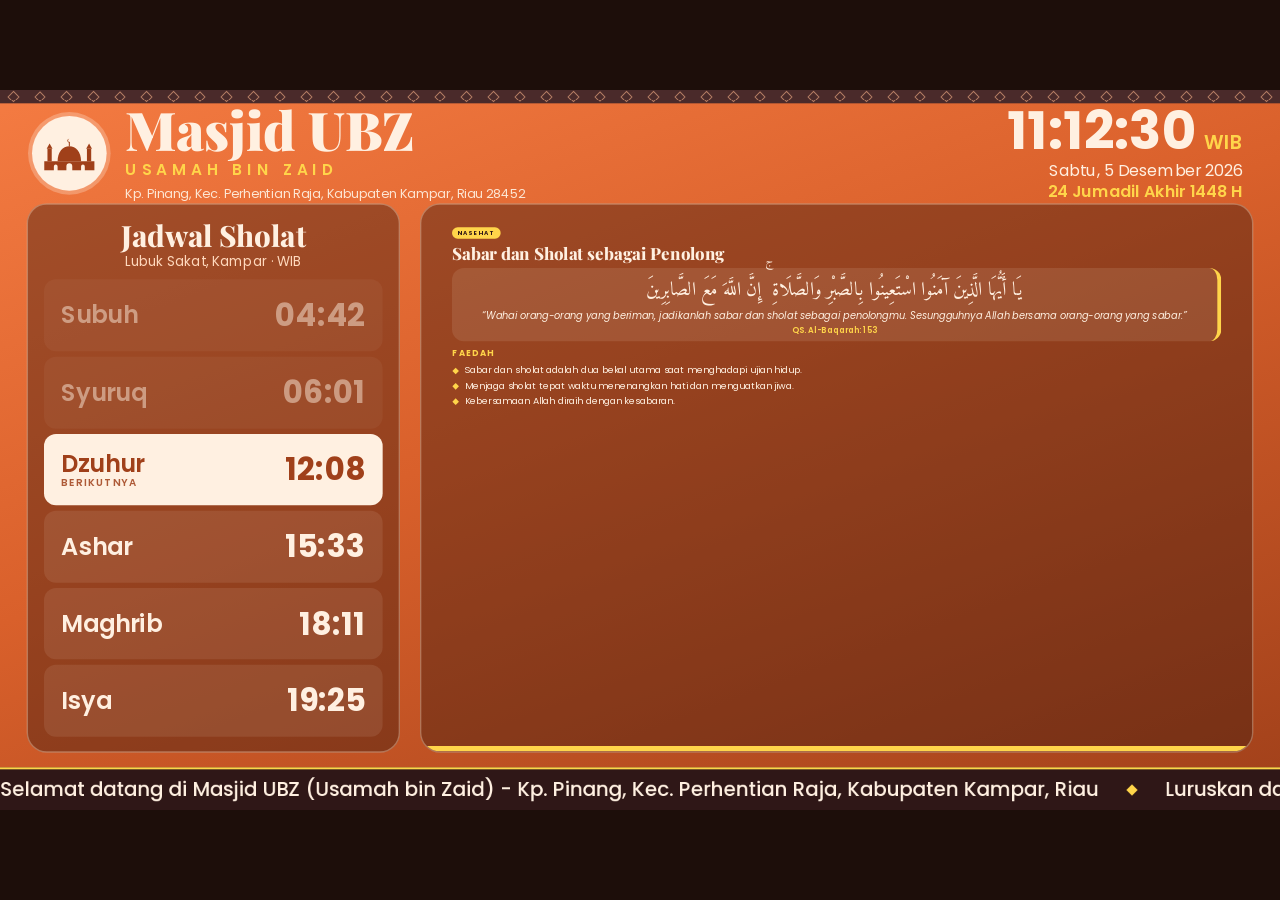
<file: masjid-ubz/index.html>
<!DOCTYPE html>
<html lang="id">
<head>
<meta charset="utf-8">
<title>Masjid UBZ - Layar Informasi</title>
<meta name="viewport" content="width=device-width, initial-scale=1">
<link rel="preconnect" href="https://fonts.googleapis.com">
<link href="https://fonts.googleapis.com/css2?family=Amiri:wght@400;700&family=Playfair+Display:wght@600;800;900&family=Poppins:wght@400;500;600;700&display=swap" rel="stylesheet">
<style>
:root{
  --o1:#f47b42; --o2:#d9602b; --o3:#a0401a;
  --cream:#fff0e1; --cream2:#ffd9bd;
  --brown:#4a2a2a; --brown2:#2f1717;
  --gold:#ffd54a;
}
*{box-sizing:border-box;margin:0;padding:0}
html,body{width:100%;height:100%;overflow:hidden;background:#1d0e0a;cursor:none}
body{font-family:'Poppins','Segoe UI',Roboto,Arial,sans-serif;color:var(--cream)}

/* ===== STAGE 1920x1080 (diskalakan lewat JavaScript) ===== */
#stage{
  position:absolute;left:50%;top:50%;width:1920px;height:1080px;
  transform-origin:50% 50%;overflow:hidden;
  background:linear-gradient(160deg,var(--o1) 0%,var(--o2) 45%,var(--o3) 100%);
  display:flex;flex-direction:column;
}
.orn{
  height:20px;flex:none;background-color:var(--brown);
  background-image:url("data:image/svg+xml,%3Csvg xmlns='http://www.w3.org/2000/svg' width='40' height='20'%3E%3Cpath d='M20 2l8 8-8 8-8-8z' fill='none' stroke='%23ffb58a' stroke-opacity='.6' stroke-width='1.5'/%3E%3C/svg%3E");
  background-repeat:repeat-x;
}

/* ===== HEADER ===== */
#head{height:150px;flex:none;display:flex;align-items:center;justify-content:space-between;padding:0 56px 0 48px}
.brand{display:flex;align-items:center}
.logo{width:112px;height:112px;border-radius:50%;background:var(--cream);color:var(--o3);display:flex;align-items:center;justify-content:center;margin-right:28px;box-shadow:0 0 0 6px rgba(255,240,225,.28)}
.logo svg{width:80px;height:52px;fill:currentColor}
.name{font-family:'Playfair Display',Georgia,serif;font-weight:900;font-size:80px;line-height:.95;color:var(--cream)}
.sub{font-weight:600;font-size:23px;letter-spacing:.34em;text-transform:uppercase;color:var(--gold);margin-top:6px}
.addr{font-size:19px;opacity:.92;margin-top:4px}
.clockbox{text-align:right}
#clock{font-weight:700;font-size:80px;line-height:1;font-variant-numeric:tabular-nums;letter-spacing:.01em}
#clock small{font-size:.36em;font-weight:600;color:var(--gold);margin-left:10px}
.dates{font-size:24px;line-height:1.35;margin-top:4px}
#dHijri{color:var(--gold);font-weight:600}

/* ===== BANNER HITUNG MUNDUR ===== */
#banner{display:none;flex:none;margin:0 40px 18px;height:96px;border-radius:24px;align-items:center;justify-content:space-between;padding:0 38px;position:relative;overflow:hidden}
.has-banner #banner{display:flex}
#banner.adhan{background:var(--gold);color:var(--brown2)}
#banner.iqamah{background:#1f7a4d;color:#fff}
#bTitle{font-weight:700;font-size:38px;line-height:1.1}
#bSub{font-size:21px;opacity:.88;margin-top:2px}
#bTime{font-weight:700;font-size:72px;line-height:1;font-variant-numeric:tabular-nums}
#bBar{position:absolute;left:0;bottom:0;width:100%;height:7px;background:rgba(0,0,0,.18)}
#bBar i{display:block;height:100%;background:currentColor;opacity:.75;transform-origin:0 50%;transition:transform 1s linear}

/* ===== PANEL UTAMA ===== */
#main{flex:1;display:flex;padding:0 40px 22px;min-height:0}
.panel{background:rgba(58,24,16,.42);border:2px solid rgba(255,225,200,.35);border-radius:30px;position:relative;overflow:hidden}

/* kiri: jadwal sholat */
#left{width:560px;flex:none;display:flex;flex-direction:column;padding:22px 24px 22px}
.p-head{text-align:center;margin-bottom:12px}
.p-title{font-family:'Playfair Display',Georgia,serif;font-weight:800;font-size:44px;line-height:1.1}
.p-sub{font-size:20px;color:var(--cream2)}
#times{list-style:none;flex:1;display:flex;flex-direction:column;min-height:0}
#times li{flex:1;display:flex;align-items:center;justify-content:space-between;margin-top:8px;padding:0 26px;border-radius:18px;background:rgba(255,240,225,.09);font-size:36px}
#times li:first-child{margin-top:0}
.t-name{font-weight:600;line-height:1.1}
.t-name small{display:block;font-size:.42em;font-weight:600;letter-spacing:.14em;text-transform:uppercase;opacity:.85;min-height:0}
.t-time{font-weight:700;font-size:1.3em;font-variant-numeric:tabular-nums}
#times li.passed{opacity:.5}
#times li.next{background:var(--cream);color:var(--o3)}
#times li.now{background:var(--gold);color:var(--brown2);box-shadow:0 0 0 4px rgba(255,255,255,.75)}

/* kanan: konten */
#right{flex:1;margin-left:30px}
#host{position:absolute;left:0;top:0;right:0;bottom:0}
#progress{position:absolute;left:0;right:0;bottom:0;height:8px;background:rgba(255,255,255,.12);z-index:3}
#progress i{display:block;height:100%;width:100%;background:var(--gold);transform-origin:0 50%;transform:scaleX(0)}

/* --- komponen: Nasehat --- */
.n-wrap{height:100%;overflow:hidden;padding:34px 46px 30px;font-size:26px;display:flex;flex-direction:column}
.n-tag{align-self:flex-start;flex:none;font-size:.62em;font-weight:700;letter-spacing:.22em;text-transform:uppercase;background:var(--gold);color:var(--brown2);padding:.25em .9em;border-radius:999px}
.n-title{flex:none;font-family:'Playfair Display',Georgia,serif;font-weight:800;font-size:1.8em;line-height:1.15;margin-top:.3em}
.n-dalil{flex:none;margin-top:.5em;padding:.5em .9em;background:rgba(255,240,225,.1);border-radius:18px;border-right:6px solid var(--gold)}
.n-arab{direction:rtl;text-align:center;font-family:'Amiri','Scheherazade New','Traditional Arabic',serif;font-size:2.05em;line-height:1.85}
.n-terj{text-align:center;font-style:italic;font-size:1.05em;line-height:1.4;margin-top:.15em}
.n-src{text-align:center;color:var(--gold);font-weight:600;font-size:.85em;margin-top:.3em}
.n-fh{flex:none;margin-top:.7em;font-weight:700;font-size:.9em;letter-spacing:.16em;text-transform:uppercase;color:var(--gold)}
.n-list{flex:none;list-style:none;margin-top:.2em}
.n-list li{position:relative;padding-left:1.4em;margin-top:.3em;line-height:1.35}
.n-list li:before{content:"";position:absolute;left:.15em;top:.5em;width:.5em;height:.5em;background:var(--gold);transform:rotate(45deg)}

/* --- komponen: Video (portrait) --- */
.v-wrap{height:100%;display:flex;align-items:stretch;padding:36px}
.v-box{flex:none;background:#000;border-radius:22px;overflow:hidden;position:relative;border:3px solid rgba(255,240,225,.5)}
.v-box video,.v-box iframe{position:absolute;left:0;top:0;width:100%;height:100%;border:0;background:#000;object-fit:contain}
.v-info{flex:1;margin-left:44px;overflow:hidden;font-size:26px;display:flex;flex-direction:column;justify-content:center;min-width:0}
.v-tag{align-self:flex-start;font-size:.62em;font-weight:700;letter-spacing:.22em;text-transform:uppercase;background:var(--gold);color:var(--brown2);padding:.25em .9em;border-radius:999px}
.v-title{font-family:'Playfair Display',Georgia,serif;font-weight:800;font-size:1.9em;line-height:1.15;margin-top:.35em}
.v-desc{font-size:1em;line-height:1.5;margin-top:.6em;opacity:.95}
.v-meta{list-style:none;margin-top:.8em}
.v-meta li{display:flex;padding:.45em 0;border-top:1px solid rgba(255,240,225,.25);font-size:.92em}
.v-meta b{flex:none;width:7.5em;color:var(--gold);font-weight:600}
.v-meta span{flex:1}

/* --- komponen: Poster (landscape) --- */
.p-wrap{height:100%;padding:18px;display:flex;align-items:center;justify-content:center}
.p-wrap img{max-width:100%;max-height:100%;width:100%;height:100%;object-fit:contain;border-radius:16px}
.ph{width:100%;height:100%;border:4px dashed rgba(255,240,225,.45);border-radius:20px;display:flex;flex-direction:column;align-items:center;justify-content:center;text-align:center;font-size:30px;color:var(--cream2);padding:30px}
.ph code{font-size:.7em;margin-top:.5em;opacity:.8}

/* --- transisi masjid --- */
#trans{position:absolute;left:0;top:0;right:0;bottom:0;z-index:5;visibility:hidden;opacity:0;pointer-events:none;
  background:linear-gradient(160deg,#f47b42,#a0401a);display:flex;flex-direction:column;align-items:center;justify-content:center}
#trans svg.m{width:520px;height:338px;fill:var(--cream)}
#trans .tn{font-family:'Playfair Display',Georgia,serif;font-weight:800;font-size:40px;color:var(--cream);margin-top:10px;letter-spacing:.06em}
#trans .tw{fill:var(--gold)}
#trans.play{visibility:visible;animation:tFade 1.8s ease-in-out forwards}
#trans.play svg.m{animation:mRise 1.8s ease-out forwards}
#trans.play .tw{animation:twk .9s ease-in-out infinite alternate}
@keyframes tFade{0%{opacity:0}22%{opacity:1}70%{opacity:1}100%{opacity:0}}
@keyframes mRise{0%{transform:translateY(70px);opacity:0}30%{transform:translateY(0);opacity:1}100%{transform:translateY(-8px);opacity:1}}
@keyframes twk{from{opacity:.25}to{opacity:1}}

/* ===== RUNNING TEXT ===== */
#ticker{height:64px;flex:none;background:var(--brown2);position:relative;overflow:hidden;border-top:3px solid var(--gold)}
#tickTrack{position:absolute;left:0;top:0;height:100%;display:flex;align-items:center;white-space:nowrap;font-size:30px;font-weight:500;color:var(--cream);animation:tick linear infinite;will-change:transform}
.dia{display:inline-block;width:12px;height:12px;background:var(--gold);transform:rotate(45deg);margin:0 44px;flex:none}
@keyframes tick{from{transform:translateX(0)}to{transform:translateX(-50%)}}

/* ===== MODE STANDBY ===== */
#standby{display:none;position:absolute;left:0;top:0;right:0;bottom:0;z-index:50;text-align:center;color:#fff;
  align-items:center;justify-content:center;background-color:#0a2a6b;
  background-image:radial-gradient(ellipse at center,rgba(40,100,200,.5),rgba(5,20,60,0) 70%),
  url("data:image/svg+xml,%3Csvg xmlns='http://www.w3.org/2000/svg' width='160' height='160' viewBox='0 0 160 160'%3E%3Cg fill='none' stroke='%23ffffff' stroke-opacity='.10' stroke-width='2'%3E%3Crect x='34' y='34' width='92' height='92'/%3E%3Crect x='34' y='34' width='92' height='92' transform='rotate(45 80 80)'/%3E%3Ccircle cx='80' cy='80' r='64'/%3E%3C/g%3E%3C/svg%3E")}
.standby #standby{display:flex}
#sbCap{font-size:40px;font-weight:500;color:#bcd8ff;letter-spacing:.04em}
#sbClock{font-weight:700;font-size:300px;line-height:1.05;font-variant-numeric:tabular-nums}
.sb-label{font-size:36px;color:#bcd8ff;margin-top:10px}
#sbCount{font-weight:700;font-size:130px;line-height:1.1;color:#ffe08a;font-variant-numeric:tabular-nums}

#toast{position:absolute;right:30px;bottom:90px;z-index:99;background:rgba(0,0,0,.75);color:#fff;font-size:26px;padding:12px 22px;border-radius:14px;display:none}
</style>
</head>
<body>

<svg width="0" height="0" style="position:absolute" aria-hidden="true" xmlns:xlink="http://www.w3.org/1999/xlink">
  <symbol id="mosque" viewBox="0 0 400 260">
    <path d="M200 76C150 76 112 118 112 190H288C288 118 250 76 200 76Z"/>
    <path d="M200 20a15 15 0 1 0 9 27a11.5 11.5 0 1 1-9-27z"/>
    <rect x="196" y="44" width="8" height="34"/>
    <path d="M30 96L52 56L74 96Z"/><rect x="36" y="96" width="32" height="94"/>
    <path d="M326 96L348 56L370 96Z"/><rect x="332" y="96" width="32" height="94"/>
    <path fill-rule="evenodd" d="M12 190H388V258H12Z M178 258V226A22 22 0 0 1 222 226V258Z M84 258V228A14 14 0 0 1 112 228V258Z M288 258V228A14 14 0 0 1 316 228V258Z"/>
  </symbol>
</svg>

<div id="stage">
  <div class="orn"></div>

  <header id="head">
    <div class="brand">
      <div class="logo"><svg viewBox="0 0 400 260"><use xlink:href="#mosque" href="#mosque"/></svg></div>
      <div>
        <div class="name">Masjid UBZ</div>
        <div class="sub">Usamah bin Zaid</div>
        <div class="addr">Kp. Pinang, Kec. Perhentian Raja, Kabupaten Kampar, Riau 28452</div>
      </div>
    </div>
    <div class="clockbox">
      <div id="clock">00:00:00</div>
      <div class="dates"><div id="dMasehi"></div><div id="dHijri"></div></div>
    </div>
  </header>

  <div id="banner" class="adhan">
    <div><div id="bTitle"></div><div id="bSub"></div></div>
    <div id="bTime">00:00</div>
    <div id="bBar"><i></i></div>
  </div>

  <main id="main">
    <section id="left" class="panel">
      <div class="p-head">
        <div class="p-title">Jadwal Sholat</div>
        <div class="p-sub">Lubuk Sakat, Kampar &middot; WIB</div>
      </div>
      <ul id="times"></ul>
    </section>
    <section id="right" class="panel">
      <div id="host"></div>
      <div id="trans">
        <svg class="m" viewBox="0 0 400 260"><use xlink:href="#mosque" href="#mosque"/>
          <circle class="tw" cx="70" cy="30" r="4"/><circle class="tw" cx="330" cy="22" r="5" style="animation-delay:.3s"/><circle class="tw" cx="262" cy="48" r="3" style="animation-delay:.6s"/>
        </svg>
        <div class="tn">MASJID UBZ</div>
      </div>
      <div id="progress"><i></i></div>
    </section>
  </main>

  <footer id="ticker"><div id="tickTrack"></div></footer>

  <div id="standby">
    <div>
      <div id="sbCap"></div>
      <div id="sbClock">00:00:00</div>
      <div class="sb-label">Waktu sholat berakhir dalam</div>
      <div id="sbCount">15:00</div>
    </div>
  </div>
  <div id="toast"></div>
</div>

<script>
(function(){
"use strict";

/* =====================================================================
   KONFIGURASI  (ubah bagian ini saja)
   ===================================================================== */
var CONFIG = {
  /* Lokasi untuk hitungan jadwal sholat (koordinat perkiraan Lubuk Sakat; sesuaikan jika perlu) */
  lokasi: { nama: "Lubuk Sakat, Kampar", lat: 0.42, lng: 101.20, tz: 7 },

  /* Metode Kemenag RI: Subuh 20 derajat, Isya 18 derajat, Ashar standar (Syafi'i).
     ihtiyath = penambahan menit pengaman. Bisa juga dipakai untuk koreksi manual (menit). */
  hisab: { fajrAngle: 20, ishaAngle: 18,
           ihtiyath: { subuh: 2, syuruq: -2, dzuhur: 2, ashar: 2, maghrib: 2, isya: 2 } },

  /* Jeda (menit): hitung mundur sebelum adzan, menuju iqamah, lalu mode standby */
  jeda: { preAdhan: 10, iqamah: 15, standby: 15 },
  /* Override per sholat, contoh: { maghrib: { iqamah: 10 }, jumat: { iqamah: 30, standby: 30 } }
     kunci: subuh, dzuhur, jumat, ashar, maghrib, isya */
  perSholat: {},

  /* Hijriah: offsetHari = koreksi manual (-1, 0, +1) agar sesuai kalender Kemenag.
     gantiSetelahMaghrib = tanggal Hijriah bertambah 1 setelah waktu Maghrib. */
  hijri: { offsetHari: 0, gantiSetelahMaghrib: true },

  /* Skala layar. mode: "fit" (proporsional) atau "stretch" (penuh, boleh melar).
     scale: pengali (mis. 0.95 jika tepi layar TV terpotong). x/y: geser dalam piksel.
     Bisa juga lewat URL: ?scale=0.95&x=0&y=0&mode=fit
     Tombol remote/keyboard: + - (skala), panah (geser), 0 (reset), M (ganti mode) */
  layar: { baseW: 1920, baseH: 1080, mode: "fit", scale: 1, x: 0, y: 0 },

  slide: { transisiMs: 1800 },
  tickerPxPerSec: 110
};

/* Running text */
var TICKER = [
  "Selamat datang di Masjid UBZ (Usamah bin Zaid) - Kp. Pinang, Kec. Perhentian Raja, Kabupaten Kampar, Riau",
  "Luruskan dan rapatkan shaf sebelum sholat dimulai",
  "Mohon menonaktifkan atau men-silent ponsel selama berada di dalam masjid",
  "Jagalah kebersihan masjid dan rapikan sandal pada tempatnya",
  "Hadirilah Sholat Jum'at dan datanglah lebih awal"
];

/* Daftar konten kolom kanan. Urutan di sini = urutan tayang (berulang).
   Tambah/ubah/gandakan entri sesuka hati; komponen yang sama dipakai ulang.

   type "nasehat": { title, arab, terjemah, sumber, faedah:[...], duration(detik) }
   type "video"   : { src:"media/xxx.mp4" (portrait) ATAU youtube:"ID", title, description,
                      info:[{k:"Pemateri",v:"..."}], muted(true), maxDuration(detik), duration(youtube) }
   type "poster"  : { src:"posters/xxx.jpg" (landscape), duration(detik) }                      */
var CONTENT = [
  { type: "nasehat", duration: 35,
    title: "Sabar dan Sholat sebagai Penolong",
    arab: "يَا أَيُّهَا الَّذِينَ آمَنُوا اسْتَعِينُوا بِالصَّبْرِ وَالصَّلَاةِ ۚ إِنَّ اللَّهَ مَعَ الصَّابِرِينَ",
    terjemah: "Wahai orang-orang yang beriman, jadikanlah sabar dan sholat sebagai penolongmu. Sesungguhnya Allah bersama orang-orang yang sabar.",
    sumber: "QS. Al-Baqarah: 153",
    faedah: [
      "Sabar dan sholat adalah dua bekal utama saat menghadapi ujian hidup.",
      "Menjaga sholat tepat waktu menenangkan hati dan menguatkan jiwa.",
      "Kebersamaan Allah diraih dengan kesabaran."
    ] },

  { type: "video", src: "media/video-1.mp4", maxDuration: 300, muted: true,
    title: "Judul Video Kajian",
    description: "Ringkasan singkat isi video kajian. Ganti teks ini dengan penjelasan video yang sedang tayang.",
    info: [ { k: "Pemateri", v: "Nama Ustadz" }, { k: "Tema", v: "Tema kajian" }, { k: "Sumber", v: "Kanal / Lembaga" } ] },

  { type: "poster", src: "posters/poster-1.jpg", duration: 20 },

  { type: "nasehat", duration: 35,
    title: "Jaga Lisan",
    arab: "مَنْ كَانَ يُؤْمِنُ بِاللَّهِ وَالْيَوْمِ الْآخِرِ فَلْيَقُلْ خَيْرًا أَوْ لِيَصْمُتْ",
    terjemah: "Barangsiapa beriman kepada Allah dan hari akhir, hendaklah ia berkata baik atau diam.",
    sumber: "HR. Al-Bukhari dan Muslim",
    faedah: [
      "Menjaga lisan adalah tanda kesempurnaan iman.",
      "Diam lebih selamat daripada berbicara tanpa manfaat, ghibah, atau dusta.",
      "Pikirkan dahulu sebelum berbicara: apakah ucapan ini baik?"
    ] },

  { type: "video", src: "media/video-2.mp4", maxDuration: 300, muted: true,
    title: "Judul Video Kedua",
    description: "Penjelasan singkat mengenai video kedua.",
    info: [ { k: "Pemateri", v: "Nama Ustadz" }, { k: "Durasi", v: "00 menit" } ] },

  { type: "poster", src: "posters/poster-2.jpg", duration: 20 },

  { type: "nasehat", duration: 35,
    title: "Sebaik-baik Manusia",
    arab: "خَيْرُكُمْ مَنْ تَعَلَّمَ الْقُرْآنَ وَعَلَّمَهُ",
    terjemah: "Sebaik-baik kalian adalah orang yang mempelajari Al-Qur'an dan mengajarkannya.",
    sumber: "HR. Al-Bukhari",
    faedah: [
      "Belajar dan mengajarkan Al-Qur'an adalah amalan yang sangat mulia.",
      "Mulailah dari keluarga di rumah, lalu tetangga dan masyarakat.",
      "Istiqamah walau sedikit lebih baik daripada banyak tetapi terputus."
    ] },

  { type: "poster", src: "posters/poster-3.jpg", duration: 20 },

  { type: "nasehat", duration: 35,
    title: "Keutamaan Hari Jum'at",
    arab: "خَيْرُ يَوْمٍ طَلَعَتْ عَلَيْهِ الشَّمْسُ يَوْمُ الْجُمُعَةِ",
    terjemah: "Sebaik-baik hari yang terbit matahari padanya adalah hari Jum'at.",
    sumber: "HR. Muslim",
    faedah: [
      "Dianjurkan mandi, memakai pakaian terbaik, dan datang lebih awal ke masjid.",
      "Perbanyak sholawat dan doa pada hari Jum'at.",
      "Dengarkan khutbah dengan tenang dan jangan sibuk dengan hal lain."
    ] }
];

/* =====================================================================
   UTIL
   ===================================================================== */
function $(id){ return document.getElementById(id); }
function el(tag, cls, html){ var e = document.createElement(tag); if (cls) e.className = cls; if (html != null) e.innerHTML = html; return e; }
function esc(s){ return String(s == null ? "" : s).replace(/&/g,"&amp;").replace(/</g,"&lt;").replace(/>/g,"&gt;"); }
function pad2(n){ return (n < 10 ? "0" : "") + n; }
function setText(n, t){ if (n._t !== t){ n._t = t; n.textContent = t; } }
function qp(n){ var m = location.search.match(new RegExp("[?&]" + n + "=([^&]*)")); return m ? decodeURIComponent(m[1]) : null; }
function lsGet(k){ try { return localStorage.getItem(k); } catch(e){ return null; } }
function lsSet(k, v){ try { localStorage.setItem(k, v); } catch(e){} }
function mmss(sec){ sec = Math.max(0, sec); return pad2(Math.floor(sec / 60)) + ":" + pad2(sec % 60); }

/* =====================================================================
   HITUNG JADWAL SHOLAT (offline, tanpa internet)
   ===================================================================== */
/*CALC-START*/
var D2R = Math.PI / 180, R2D = 180 / Math.PI;
function dsin(d){ return Math.sin(d * D2R); }
function dcos(d){ return Math.cos(d * D2R); }
function dtan(d){ return Math.tan(d * D2R); }
function darcsin(x){ return Math.asin(x) * R2D; }
function darccos(x){ return Math.acos(Math.max(-1, Math.min(1, x))) * R2D; }
function darctan2(y, x){ return Math.atan2(y, x) * R2D; }
function darccot(x){ return Math.atan(1 / x) * R2D; }
function fix(a, b){ a = a - b * Math.floor(a / b); return a < 0 ? a + b : a; }

function julian(y, m, d){
  if (m <= 2){ y -= 1; m += 12; }
  var A = Math.floor(y / 100), B = 2 - A + Math.floor(A / 4);
  return Math.floor(365.25 * (y + 4716)) + Math.floor(30.6001 * (m + 1)) + d + B - 1524.5;
}
function sunPos(jd){
  var D = jd - 2451545.0;
  var g = fix(357.529 + 0.98560028 * D, 360);
  var q = fix(280.459 + 0.98564736 * D, 360);
  var L = fix(q + 1.915 * dsin(g) + 0.020 * dsin(2 * g), 360);
  var e = 23.439 - 0.00000036 * D;
  var RA = fix(darctan2(dcos(e) * dsin(L), dcos(L)) / 15, 24);
  return { decl: darcsin(dsin(e) * dsin(L)), eqt: q / 15 - RA };
}
function calcPrayer(y, m, d){
  var Lc = CONFIG.lokasi, H = CONFIG.hisab;
  var jd = julian(y, m, d) - Lc.lng / (15 * 24);
  function midDay(t){ return fix(12 - sunPos(jd + t).eqt, 24); }
  function angleTime(angle, t, ccw){
    var decl = sunPos(jd + t).decl, noon = midDay(t);
    var v = (-dsin(angle) - dsin(decl) * dsin(Lc.lat)) / (dcos(decl) * dcos(Lc.lat));
    var z = darccos(v) / 15;
    return noon + (ccw ? -z : z);
  }
  function asrTime(t){
    var decl = sunPos(jd + t).decl;
    var ang = -darccot(1 + dtan(Math.abs(Lc.lat - decl)));
    return angleTime(ang, t, false);
  }
  var raw = {
    subuh: angleTime(H.fajrAngle, 5 / 24, true),
    syuruq: angleTime(0.833, 6 / 24, true),
    dzuhur: midDay(12 / 24),
    ashar: asrTime(13 / 24),
    maghrib: angleTime(0.833, 18 / 24, false),
    isya: angleTime(H.ishaAngle, 18 / 24, false)
  };
  var adj = Lc.tz - Lc.lng / 15, out = {}, k;
  for (k in raw){ out[k] = Math.round((raw[k] + adj) * 60 + (H.ihtiyath[k] || 0)); }
  return out;                       /* menit sejak 00:00 WIB */
}

/* Hijriah (aritmetik) */
var BLN_HIJRI = ["Muharram","Safar","Rabiul Awal","Rabiul Akhir","Jumadil Awal","Jumadil Akhir","Rajab","Sya'ban","Ramadhan","Syawal","Dzulqa'dah","Dzulhijjah"];
function toHijri(y, m, d, addDays){
  var a = Math.floor((14 - m) / 12), yy = y + 4800 - a, mm = m + 12 * a - 3;
  var jdn = d + Math.floor((153 * mm + 2) / 5) + 365 * yy + Math.floor(yy / 4) - Math.floor(yy / 100) + Math.floor(yy / 400) - 32045 + addDays;
  var l = jdn - 1948440 + 10632, n = Math.floor((l - 1) / 10631);
  l = l - 10631 * n + 354;
  var j = (Math.floor((10985 - l) / 5316)) * (Math.floor((50 * l) / 17719)) + (Math.floor(l / 5670)) * (Math.floor((43 * l) / 15238));
  l = l - (Math.floor((30 - j) / 15)) * (Math.floor((17719 * j) / 50)) - (Math.floor(j / 16)) * (Math.floor((15238 * j) / 43)) + 29;
  var M = Math.floor((24 * l) / 709), D = l - Math.floor((709 * M) / 24);
  return { d: D, m: M, y: 30 * n + j - 30 };
}
/*CALC-END*/

var HARI = ["Ahad","Senin","Selasa","Rabu","Kamis","Jum'at","Sabtu"];
var BULAN = ["Januari","Februari","Maret","April","Mei","Juni","Juli","Agustus","September","Oktober","November","Desember"];
var NAMA = { subuh: "Subuh", syuruq: "Syuruq", dzuhur: "Dzuhur", ashar: "Ashar", maghrib: "Maghrib", isya: "Isya" };
var URUT = ["subuh","syuruq","dzuhur","ashar","maghrib","isya"];
var WAJIB = ["subuh","dzuhur","ashar","maghrib","isya"];

/* ===== Waktu (selalu WIB dari UTC, tidak bergantung zona waktu TV). Tes: ?time=11:49:30 ===== */
var simOffset = 0;
function nowWIB(){ return new Date(Date.now() + simOffset + CONFIG.lokasi.tz * 3600000); }
(function(){
  var t = qp("time"); if (!t) return;
  var p = t.split(":"), target = (+p[0] || 0) * 3600 + (+p[1] || 0) * 60 + (+p[2] || 0);
  var n = nowWIB(), cur = n.getUTCHours() * 3600 + n.getUTCMinutes() * 60 + n.getUTCSeconds();
  simOffset = (target - cur) * 1000;
})();

/* =====================================================================
   SKALA LAYAR
   ===================================================================== */
var stage = $("stage"), toastEl = $("toast"), toastT = null;
(function(){
  var S = CONFIG.layar, saved = {};
  try { saved = JSON.parse(lsGet("ubz.screen") || "{}") || {}; } catch(e){}
  var k, keys = ["scale","x","y","mode"];
  for (var i = 0; i < keys.length; i++){ k = keys[i]; if (saved[k] != null) S[k] = saved[k]; var u = qp(k); if (u != null) S[k] = (k === "mode" ? u : parseFloat(u)); }
})();
function applyScale(){
  var S = CONFIG.layar;
  var w = window.innerWidth || document.documentElement.clientWidth;
  var h = window.innerHeight || document.documentElement.clientHeight;
  var sx = w / S.baseW, sy = h / S.baseH, ax, ay;
  if (S.mode === "stretch"){ ax = sx; ay = sy; } else { ax = ay = Math.min(sx, sy); }
  ax *= S.scale; ay *= S.scale;
  stage.style.transform = "translate(-50%,-50%) translate(" + S.x + "px," + S.y + "px) scale(" + ax + "," + ay + ")";
}
function toast(msg){
  toastEl.textContent = msg; toastEl.style.display = "block";
  clearTimeout(toastT); toastT = setTimeout(function(){ toastEl.style.display = "none"; }, 2200);
}
function saveScreen(){ var S = CONFIG.layar; lsSet("ubz.screen", JSON.stringify({ scale: S.scale, x: S.x, y: S.y, mode: S.mode })); }
window.addEventListener("resize", applyScale);
document.addEventListener("keydown", function(e){
  var S = CONFIG.layar, c = e.keyCode, key = e.key, used = true;
  if (key === "+" || key === "=" || c === 107 || c === 187) S.scale = Math.round((S.scale + 0.02) * 100) / 100;
  else if (key === "-" || c === 109 || c === 189) S.scale = Math.round((S.scale - 0.02) * 100) / 100;
  else if (c === 37) S.x -= 10; else if (c === 39) S.x += 10;
  else if (c === 38) S.y -= 10; else if (c === 40) S.y += 10;
  else if (c === 48 || key === "0"){ S.scale = 1; S.x = 0; S.y = 0; }
  else if (c === 77 || key === "m" || key === "M"){ S.mode = (S.mode === "fit" ? "stretch" : "fit"); }
  else if (c === 70 || key === "f" || key === "F"){
    var d = document.documentElement; try { (d.requestFullscreen || d.webkitRequestFullscreen || d.mozRequestFullScreen).call(d); } catch(x){}
  } else used = false;
  if (used){ applyScale(); saveScreen(); toast("Skala " + Math.round(S.scale * 100) + "% | geser " + S.x + "," + S.y + " | " + S.mode); }
});
applyScale();

/* =====================================================================
   RUNNING TEXT
   ===================================================================== */
function initTicker(){
  var t = $("tickTrack"), html = "", i;
  for (i = 0; i < TICKER.length; i++) html += "<span>" + esc(TICKER[i]) + "</span><span class='dia'></span>";
  t.innerHTML = html + html;
  var w = t.scrollWidth / 2;
  t.style.animationDuration = Math.max(20, w / CONFIG.tickerPxPerSec) + "s";
}
initTicker();
if (document.fonts && document.fonts.ready) document.fonts.ready.then(initTicker);

/* =====================================================================
   KOMPONEN KONTEN KANAN (reusable)
   Setiap komponen: function(data, api) -> { node, start(), stop() }
   api.timer(detik, tampilBar) | api.next() | api.progress(0..1)
   ===================================================================== */
function fit(elm, maxH, startPx, minPx){
  var s = startPx, guard = 0;
  elm.style.fontSize = s + "px";
  while (elm.scrollHeight > maxH + 1 && s > minPx && guard++ < 40){ s -= 1; elm.style.fontSize = s + "px"; }
}
var host = $("host");
var Components = {};

Components.nasehat = function(d, api){
  var w = el("div", "n-wrap");
  var h = "<div class='n-tag'>Nasehat</div><div class='n-title'>" + esc(d.title) + "</div>";
  h += "<div class='n-dalil'><div class='n-arab'>" + esc(d.arab) + "</div><div class='n-terj'>&ldquo;" + esc(d.terjemah) + "&rdquo;</div><div class='n-src'>" + esc(d.sumber) + "</div></div>";
  if (d.faedah && d.faedah.length){
    h += "<div class='n-fh'>Faedah</div><ul class='n-list'>";
    for (var i = 0; i < d.faedah.length; i++) h += "<li>" + esc(d.faedah[i]) + "</li>";
    h += "</ul>";
  }
  w.innerHTML = h;
  return { node: w,
    start: function(){ fit(w, host.clientHeight - 8, 26, 14); api.timer(d.duration || 30, true); },
    stop: function(){} };
};

Components.video = function(d, api){
  var w = el("div", "v-wrap"), box = el("div", "v-box"), info = el("div", "v-info"), v = null;
  var h = "<div class='v-tag'>Video</div><div class='v-title'>" + esc(d.title) + "</div>";
  if (d.description) h += "<div class='v-desc'>" + esc(d.description) + "</div>";
  if (d.info && d.info.length){
    h += "<ul class='v-meta'>";
    for (var i = 0; i < d.info.length; i++) h += "<li><b>" + esc(d.info[i].k) + "</b><span>" + esc(d.info[i].v) + "</span></li>";
    h += "</ul>";
  }
  info.innerHTML = h;
  w.appendChild(box); w.appendChild(info);
  function missing(){
    box.innerHTML = "<div class='ph' style='font-size:22px;border-width:3px'>Video belum tersedia<code>" + esc(d.src || d.youtube || "") + "</code></div>";
    api.timer(6, false);
  }
  return { node: w,
    start: function(){
      var hh = host.clientHeight - 72;
      box.style.height = hh + "px"; box.style.width = Math.round(hh * 9 / 16) + "px";
      fit(info, hh, 26, 14);
      if (d.youtube){
        var f = document.createElement("iframe");
        f.setAttribute("allow", "autoplay; encrypted-media");
        f.src = "https://www.youtube.com/embed/" + d.youtube + "?autoplay=1&mute=1&controls=0&rel=0&playsinline=1&modestbranding=1";
        box.appendChild(f); api.timer(d.duration || 120, true); return;
      }
      if (!d.src){ missing(); return; }
      v = document.createElement("video");
      v.muted = d.muted !== false; v.defaultMuted = v.muted;
      v.setAttribute("playsinline", ""); v.setAttribute("webkit-playsinline", "");
      v.preload = "auto"; v.controls = false; v.loop = false;
      v.onended = function(){ api.next(); };
      v.onerror = function(){ v.onended = null; missing(); };
      v.ontimeupdate = function(){ if (v.duration) api.progress(v.currentTime / v.duration); };
      box.appendChild(v); v.src = d.src;
      var p = v.play(); if (p && p.catch) p.catch(function(){});
      api.timer(d.maxDuration || 600, false);
    },
    stop: function(){
      if (v){ v.onended = null; v.onerror = null; v.ontimeupdate = null; try { v.pause(); v.removeAttribute("src"); v.load(); } catch(e){} v = null; }
    } };
};

Components.poster = function(d, api){
  var w = el("div", "p-wrap"), img = new Image();
  img.onload = function(){ api.timer(d.duration || 20, true); };
  img.onerror = function(){
    w.innerHTML = "<div class='ph'>Poster belum tersedia<code>" + esc(d.src) + "</code></div>";
    api.timer(4, false);
  };
  w.appendChild(img);
  return { node: w, start: function(){ api.timer(d.duration || 20, true); img.src = d.src; }, stop: function(){ img.onload = img.onerror = null; } };
};

/* ===== Pemutar slide + transisi masjid ===== */
var Show = (function(){
  var list = CONTENT, idx = -1, cur = null, timer = null, transT = null, paused = false, busy = false, token = 0;
  var trans = $("trans"), bar = document.querySelector("#progress i");
  trans.style.animationDuration = (CONFIG.slide.transisiMs / 1000) + "s";

  function clearT(){ if (timer){ clearTimeout(timer); timer = null; } }
  function resetBar(){ bar.style.transition = "none"; bar.style.transform = "scaleX(0)"; }
  function animBar(sec){
    resetBar(); void bar.offsetWidth;
    bar.style.transition = "transform " + sec + "s linear"; bar.style.transform = "scaleX(1)";
  }
  function makeApi(tk){
    return {
      next: function(){ if (tk === token) goNext(false); },
      timer: function(sec, showBar){
        if (tk !== token) return;
        clearT(); timer = setTimeout(function(){ if (tk === token) goNext(false); }, sec * 1000);
        if (showBar === false) resetBar(); else animBar(sec);
      },
      progress: function(f){
        if (tk !== token) return;
        bar.style.transition = "transform .4s linear"; bar.style.transform = "scaleX(" + Math.max(0, Math.min(1, f)) + ")";
      }
    };
  }
  function destroyCur(){ if (cur && cur.stop) cur.stop(); cur = null; clearT(); token++; }
  function render(i){
    busy = false;
    if (paused) return;
    destroyCur();
    var d = list[i], a = makeApi(token), c = Components[d.type] ? Components[d.type](d, a) : null;
    host.innerHTML = "";
    if (!c){ timer = setTimeout(function(){ goNext(true); }, 500); return; }
    host.appendChild(c.node); cur = c; resetBar(); c.start();
  }
  function goNext(instant){
    if (paused || busy || !list.length) return;
    clearT(); idx = (idx + 1) % list.length;
    if (instant || list.length === 1 && cur){ render(idx); return; }
    busy = true; var i = idx;
    trans.className = ""; void trans.offsetWidth; trans.className = "play";
    transT = setTimeout(function(){ render(i); }, CONFIG.slide.transisiMs * 0.42);
    setTimeout(function(){ trans.className = ""; }, CONFIG.slide.transisiMs);
  }
  return {
    start: function(){ goNext(true); },
    pause: function(){ if (paused) return; paused = true; busy = false; clearTimeout(transT); destroyCur(); host.innerHTML = ""; trans.className = ""; resetBar(); },
    resume: function(){ if (!paused) return; paused = false; goNext(true); }
  };
})();

/* =====================================================================
   LOGIKA WAKTU, MODE, DAN TAMPILAN
   ===================================================================== */
var rows = {}, S = { day: "", times: null, dow: 0, mode: "", reloaded: false };
var elClock = $("clock"), elMasehi = $("dMasehi"), elHijri = $("dHijri");
var elBanner = $("banner"), elBT = $("bTitle"), elBS = $("bSub"), elBTime = $("bTime"), elBBar = document.querySelector("#bBar i");
var elSbCap = $("sbCap"), elSbClock = $("sbClock"), elSbCount = $("sbCount");

function labelOf(k){ return (k === "dzuhur" && S.dow === 5) ? "Jum'at" : NAMA[k]; }
function cfgOf(k, f){
  var ck = (k === "dzuhur" && S.dow === 5) ? "jumat" : k, p = CONFIG.perSholat[ck];
  return (p && p[f] != null) ? p[f] : CONFIG.jeda[f];
}

function buildRows(){
  var ul = $("times"); ul.innerHTML = ""; rows = {};
  for (var i = 0; i < URUT.length; i++){
    var k = URUT[i], li = el("li"), nm = el("span", "t-name"), tm = el("span", "t-time");
    nm.innerHTML = "<span class='n'></span><small></small>";
    li.appendChild(nm); li.appendChild(tm); ul.appendChild(li);
    rows[k] = { li: li, n: nm.firstChild, s: nm.lastChild, t: tm };
  }
}

function getPhase(nowS){
  for (var i = 0; i < WAJIB.length; i++){
    var k = WAJIB[i], T = S.times[k] * 60, pre = cfgOf(k, "preAdhan") * 60, iq = cfgOf(k, "iqamah") * 60, sb = cfgOf(k, "standby") * 60;
    if (nowS >= T - pre && nowS < T) return { mode: "adhan", key: k, remain: T - nowS, total: pre };
    if (nowS >= T && nowS < T + iq) return { mode: "iqamah", key: k, remain: T + iq - nowS, total: iq };
    if (nowS >= T + iq && nowS < T + iq + sb) return { mode: "standby", key: k, remain: T + iq + sb - nowS, total: sb };
  }
  return { mode: "normal" };
}

function tick(){
  var now = nowWIB(), Y = now.getUTCFullYear(), M = now.getUTCMonth() + 1, D = now.getUTCDate();
  var hh = now.getUTCHours(), mi = now.getUTCMinutes(), ss = now.getUTCSeconds();
  var nowS = hh * 3600 + mi * 60 + ss, key = Y + "-" + M + "-" + D, i, k;

  if (S.day !== key){
    S.day = key; S.times = calcPrayer(Y, M, D); S.dow = new Date(Date.UTC(Y, M - 1, D)).getUTCDay();
    if (!rows.subuh) buildRows();
  }

  /* jam & tanggal */
  var clockStr = pad2(hh) + ":" + pad2(mi) + ":" + pad2(ss);
  if (elClock._t !== clockStr){ elClock._t = clockStr; elClock.innerHTML = clockStr + "<small>WIB</small>"; }
  setText(elMasehi, HARI[S.dow] + ", " + D + " " + BULAN[M - 1] + " " + Y);
  var add = CONFIG.hijri.offsetHari + ((CONFIG.hijri.gantiSetelahMaghrib && nowS >= S.times.maghrib * 60) ? 1 : 0);
  var hj = toHijri(Y, M, D, add);
  setText(elHijri, hj.d + " " + BLN_HIJRI[hj.m - 1] + " " + hj.y + " H");

  /* fase */
  var ph = getPhase(nowS);

  /* daftar sholat */
  var nextKey = "subuh";
  for (i = 0; i < URUT.length; i++){ if (S.times[URUT[i]] * 60 > nowS){ nextKey = URUT[i]; break; } }
  for (i = 0; i < URUT.length; i++){
    k = URUT[i];
    var r = rows[k], cls = "", sub = "";
    if ((ph.mode === "adhan" || ph.mode === "iqamah") && ph.key === k){ cls = "now"; sub = ph.mode === "adhan" ? "Segera masuk" : "Menuju iqamah"; }
    else if (k === nextKey && ph.mode !== "iqamah"){ cls = "next"; sub = "Berikutnya"; }
    else if (S.times[k] * 60 <= nowS) cls = "passed";
    if (r.li._c !== cls){ r.li._c = cls; r.li.className = cls; }
    setText(r.n, labelOf(k)); setText(r.s, sub);
    setText(r.t, pad2(Math.floor(S.times[k] / 60)) + ":" + pad2(S.times[k] % 60));
  }

  /* banner & standby */
  var cls2 = "";
  if (ph.mode === "adhan" || ph.mode === "iqamah"){
    cls2 = "has-banner";
    var lab = labelOf(ph.key);
    elBanner.className = ph.mode;
    setText(elBT, (ph.mode === "adhan" ? "Menuju Adzan " : "Menuju Iqamah ") + lab);
    setText(elBS, ph.mode === "adhan" ? "Segera bersiap dan ambil wudhu" : "Luruskan dan rapatkan shaf, nonaktifkan ponsel");
    setText(elBTime, mmss(ph.remain));
    elBBar.style.transform = "scaleX(" + (ph.remain / ph.total) + ")";
  } else if (ph.mode === "standby"){
    cls2 = "standby";
    setText(elSbCap, "Sholat " + labelOf(ph.key) + " sedang berlangsung");
    setText(elSbClock, clockStr);
    setText(elSbCount, mmss(ph.remain));
  }
  if (stage._c !== cls2){ stage._c = cls2; stage.className = cls2; }

  if (ph.mode !== S.mode){
    var prev = S.mode; S.mode = ph.mode;
    if (ph.mode === "standby") Show.pause();
    else if (prev === "standby") Show.resume();
  }

  /* muat ulang harian (03:00 WIB) untuk menjaga memori TV tetap bersih */
  if (!S.reloaded && simOffset === 0 && hh === 3 && mi === 0 && ss < 3){ S.reloaded = true; location.reload(); }
}

function loop(){ try { tick(); } catch(e){ if (window.console) console.error(e); } setTimeout(loop, 1000 - (Date.now() % 1000) + 5); }

S.mode = "normal";
tick();
if (getPhase((function(){ var n = nowWIB(); return n.getUTCHours() * 3600 + n.getUTCMinutes() * 60 + n.getUTCSeconds(); })()).mode !== "standby") Show.start();
loop();

/* jaga layar tetap menyala */
try { if (navigator.wakeLock) navigator.wakeLock.request("screen").catch(function(){}); } catch(e){}
})();
</script>
</body>
</html>
</file>
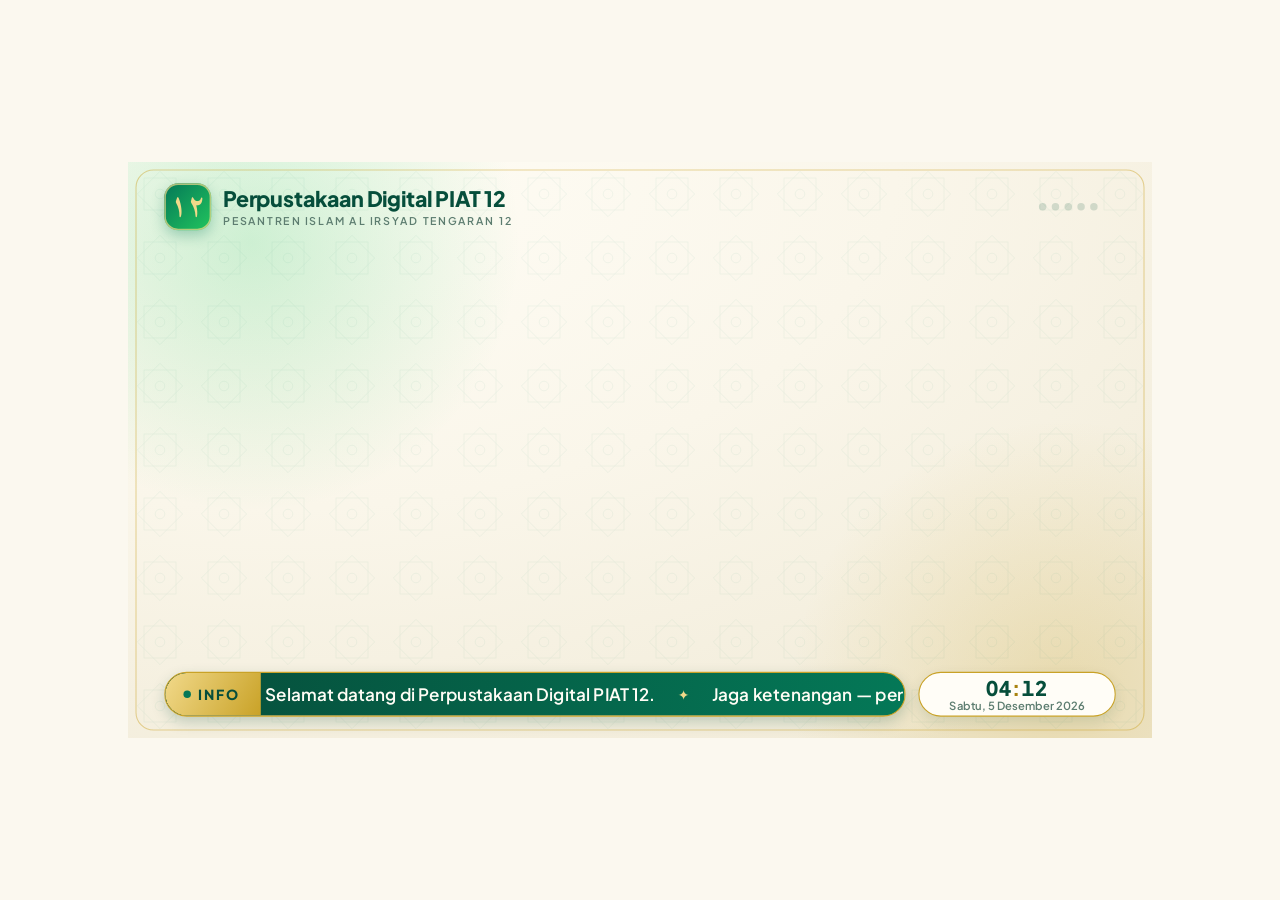
<file: perpustakaan/index.html>
<!doctype html>
<html lang="id">
  <head>
    <meta charset="UTF-8" />
    <meta name="viewport" content="width=device-width, initial-scale=1" />
    <meta name="color-scheme" content="light only" />
    <meta name="supported-color-schemes" content="light" />
    <title>Display Perpustakaan Digital PIAT 12</title>
    <link rel="preconnect" href="https://fonts.googleapis.com" />
    <link rel="preconnect" href="https://fonts.gstatic.com" crossorigin />
    <link
      href="https://fonts.googleapis.com/css2?family=Amiri:wght@400;700&family=Plus+Jakarta+Sans:wght@500;600;700;800&display=swap"
      rel="stylesheet"
    />
    <style>
      :root {
        color-scheme: light only;
        --milk: #fbf8ef;
        --milk2: #f3eedd;
        --deep: #064e3b;
        --emerald: #047857;
        --bright: #22c55e;
        --mint: #86efac;
        --gold: #c9a227;
        --gold-d: #a8820f;
        --gold-l: #f1d98a;
        --ink: #0b3b2e;
        --mut: #5d7d70;
        --accent: #047857;
      }
      * {
        box-sizing: border-box;
        margin: 0;
        padding: 0;
      }
      html,
      body {
        width: 100%;
        height: 100%;
        overflow: hidden;
        background: #fbf8ef;
        color-scheme: light only;
        cursor: none;
      }
      body {
        font-family: "Plus Jakarta Sans", "Segoe UI", system-ui, sans-serif;
        color: var(--ink);
      }
      #stage {
        position: absolute;
        left: 50%;
        top: 50%;
        width: 1920px;
        height: 1080px;
        transform: translate(-50%, -50%) scale(1);
        transform-origin: center center;
        overflow: hidden;
        background-color: #faf6ea;
        background-image: radial-gradient(
          120% 120% at 15% 0%,
          #fffdf6 0%,
          #faf6ea 50%,
          #f1ebd8 100%
        );
      }
      .glow {
        position: absolute;
        border-radius: 50%;
      }
      .g1 {
        left: -320px;
        top: -400px;
        width: 1100px;
        height: 1100px;
        background: radial-gradient(
          circle,
          rgba(34, 197, 94, 0.22),
          transparent 65%
        );
      }
      .g2 {
        right: -380px;
        bottom: -460px;
        width: 1100px;
        height: 1100px;
        background: radial-gradient(
          circle,
          rgba(201, 162, 39, 0.24),
          transparent 65%
        );
      }
      .pattern {
        position: absolute;
        top: 0;
        right: 0;
        bottom: 0;
        left: 0;
        opacity: 0.07;
        background-image: url("data:image/svg+xml,%3Csvg xmlns='http://www.w3.org/2000/svg' width='120' height='120' viewBox='0 0 120 120'%3E%3Cg fill='none' stroke='%23047857' stroke-width='1.4'%3E%3Crect x='30' y='30' width='60' height='60'/%3E%3Crect x='30' y='30' width='60' height='60' transform='rotate(45 60 60)'/%3E%3Ccircle cx='60' cy='60' r='9'/%3E%3C/g%3E%3C/svg%3E");
      }
      .frame {
        position: absolute;
        top: 14px;
        right: 14px;
        bottom: 14px;
        left: 14px;
        border: 2px solid rgba(201, 162, 39, 0.45);
        border-radius: 34px;
        pointer-events: none;
        z-index: 6;
      }

      #skalaInfo {
        position: fixed;
        left: 50%;
        bottom: 5%;
        transform: translateX(-50%);
        padding: 14px 34px;
        border-radius: 40px;
        background: #064e3b;
        color: #fff;
        border: 2px solid #c9a227;
        font:
          800 28px/1.2 "Segoe UI",
          Arial,
          sans-serif;
        opacity: 0;
        transition: opacity 0.3s;
        z-index: 50;
        pointer-events: none;
      }

      /* HEADER */
      header {
        position: absolute;
        top: 40px;
        left: 68px;
        right: 68px;
        height: 88px;
        display: flex;
        align-items: center;
        justify-content: space-between;
        z-index: 5;
      }
      .logo {
        display: flex;
        align-items: center;
        gap: 22px;
      }
      .logo-mark {
        width: 88px;
        height: 88px;
        border-radius: 26px;
        display: grid;
        place-items: center;
        background: linear-gradient(135deg, var(--emerald), var(--bright));
        font-family: "Amiri", serif;
        font-size: 56px;
        line-height: 1;
        color: var(--gold-l);
        font-weight: 700;
        box-shadow:
          0 10px 26px rgba(4, 120, 87, 0.3),
          inset 0 0 0 3px rgba(241, 217, 138, 0.7);
      }
      .logo-mark img {
        width: 100%;
        height: 100%;
        object-fit: contain;
        border-radius: 26px;
      }
      .logo-text b {
        display: block;
        font-size: 40px;
        font-weight: 800;
        letter-spacing: -0.5px;
        line-height: 1.1;
        color: var(--deep);
      }
      .logo-text small {
        display: block;
        margin-top: 6px;
        font-size: 20px;
        font-weight: 600;
        letter-spacing: 0.16em;
        text-transform: uppercase;
        color: var(--mut);
      }
      .head-right {
        display: flex;
        align-items: center;
        gap: 34px;
      }
      .sec-label {
        font-size: 28px;
        font-weight: 700;
        color: var(--accent);
        letter-spacing: 0.04em;
      }
      .dots {
        display: flex;
        gap: 10px;
        align-items: center;
      }
      .dots i {
        display: block;
        width: 14px;
        height: 14px;
        border-radius: 7px;
        background: rgba(6, 78, 59, 0.16);
        transition:
          width 0.5s,
          background-color 0.5s;
      }
      .dots i.on {
        width: 64px;
        background: var(--accent);
      }
      .counter {
        font-size: 36px;
        font-weight: 800;
        font-variant-numeric: tabular-nums;
        color: var(--deep);
      }
      .counter em {
        font-style: normal;
        color: var(--mut);
        font-weight: 600;
      }

      /* FOOTER */
      footer {
        position: absolute;
        left: 68px;
        right: 68px;
        bottom: 40px;
        height: 84px;
        display: flex;
        gap: 24px;
        z-index: 5;
      }
      .ticker {
        flex: 1;
        min-width: 0;
        display: flex;
        align-items: center;
        height: 84px;
        border-radius: 42px;
        background: linear-gradient(100deg, var(--deep), var(--emerald));
        border: 2px solid var(--gold);
        overflow: hidden;
        box-shadow: 0 10px 26px rgba(6, 78, 59, 0.22);
      }
      .tk-label {
        flex: none;
        height: 100%;
        display: flex;
        align-items: center;
        gap: 14px;
        padding: 0 38px 0 34px;
        font-size: 26px;
        font-weight: 800;
        letter-spacing: 0.14em;
        color: var(--deep);
        background: linear-gradient(120deg, var(--gold-l), var(--gold));
        border-radius: 42px 0 0 42px;
        position: relative;
        z-index: 2;
      }
      .tk-label i {
        width: 14px;
        height: 14px;
        border-radius: 50%;
        background: var(--emerald);
        animation: blink 1.2s ease-in-out infinite;
      }
      @keyframes blink {
        50% {
          opacity: 0.2;
        }
      }
      .tk-view {
        flex: 1;
        min-width: 0;
        overflow: hidden;
        height: 100%;
      }
      .tk-track {
        display: inline-flex;
        align-items: center;
        height: 100%;
        white-space: nowrap;
        width: max-content;
        font-size: 32px;
        font-weight: 600;
        color: #fffdf5;
        animation: marquee 60s linear infinite;
      }
      @keyframes marquee {
        from {
          transform: translateX(0);
        }
        to {
          transform: translateX(-50%);
        }
      }
      .tk-item {
        padding: 0 8px;
      }
      .sep {
        color: var(--gold-l);
        margin: 0 34px;
        font-size: 26px;
      }
      .tk-item .a {
        font-family: "Amiri", serif;
        font-size: 42px;
        color: var(--gold-l);
        font-weight: 700;
        unicode-bidi: isolate;
        padding: 0 6px;
      }
      .clock {
        flex: none;
        width: 370px;
        height: 84px;
        border-radius: 42px;
        background: #fffdf7;
        border: 2px solid var(--gold);
        display: flex;
        flex-direction: column;
        align-items: center;
        justify-content: center;
        line-height: 1.15;
        box-shadow: 0 10px 26px rgba(6, 78, 59, 0.12);
      }
      .clock b {
        font-size: 38px;
        font-weight: 800;
        font-variant-numeric: tabular-nums;
        letter-spacing: 0.04em;
        color: var(--deep);
      }
      .clock b em {
        font-style: normal;
        animation: blink 1s step-end infinite;
        color: var(--gold-d);
      }
      .clock small {
        font-size: 21px;
        color: var(--mut);
        font-weight: 600;
      }

      /* SEGMEN */
      .seg {
        position: absolute;
        left: 68px;
        right: 68px;
        top: 150px;
        height: 786px;
        visibility: hidden;
        z-index: 3;
      }
      .seg.on {
        visibility: visible;
      }
      .head {
        height: 128px;
        display: flex;
        justify-content: space-between;
        align-items: flex-start;
      }
      .kicker {
        font-size: 24px;
        font-weight: 800;
        letter-spacing: 0.3em;
        text-transform: uppercase;
        color: var(--accent);
      }
      .head h1 {
        font-size: 66px;
        font-weight: 800;
        letter-spacing: -1.5px;
        line-height: 1.12;
        margin-top: 6px;
        color: var(--deep);
      }
      .head h1::after {
        content: "";
        display: block;
        width: 140px;
        height: 6px;
        border-radius: 3px;
        margin-top: 8px;
        background: linear-gradient(90deg, var(--gold), var(--gold-l));
      }
      .head .ar {
        font-family: "Amiri", serif;
        font-size: 76px;
        line-height: 1.3;
        color: var(--gold-d);
        font-weight: 700;
        padding-top: 10px;
      }
      .body {
        position: absolute;
        left: 0;
        right: 0;
        top: 140px;
        bottom: 0;
      }
      .kartu {
        background: rgba(255, 255, 255, 0.82);
        border: 1.5px solid rgba(4, 120, 87, 0.16);
        border-radius: 30px;
        box-shadow: 0 12px 32px rgba(6, 78, 59, 0.09);
      }

      /* animasi masuk */
      .anim {
        opacity: 0;
        transform: translateY(40px) scale(0.97);
      }
      .on.go .anim {
        animation: naik 0.85s cubic-bezier(0.2, 0.9, 0.25, 1) forwards;
        animation-delay: calc(var(--i, 0) * 0.1s);
      }
      .keluar .anim {
        animation: turun 0.5s ease-in forwards !important;
        animation-delay: 0s !important;
      }
      @keyframes naik {
        to {
          opacity: 1;
          transform: none;
        }
      }
      @keyframes turun {
        from {
          opacity: 1;
          transform: none;
        }
        to {
          opacity: 0;
          transform: translateY(-22px) scale(0.98);
        }
      }

      /* 1 selamat datang */
      .s1 .body {
        display: grid;
        grid-template-columns: 1fr 640px;
        gap: 36px;
        top: 30px;
      }
      .s1 .kiri {
        display: flex;
        flex-direction: column;
        justify-content: center;
        padding-left: 8px;
      }
      .s1 .ar-besar {
        text-align: left;
        font-family: "Amiri", serif;
        font-size: 150px;
        line-height: 1.25;
        color: var(--gold-d);
        font-weight: 700;
      }
      .s1 .sel {
        font-size: 104px;
        font-weight: 800;
        letter-spacing: -3px;
        line-height: 1.05;
        margin-top: 6px;
        color: var(--deep);
      }
      .s1 .di {
        font-size: 48px;
        font-weight: 600;
        color: var(--mut);
        margin-top: 10px;
      }
      .s1 .nm {
        font-size: 84px;
        font-weight: 800;
        letter-spacing: -2px;
        color: var(--emerald);
        line-height: 1.1;
      }
      .s1 .nm span {
        color: var(--gold);
      }
      .s1 .kutip {
        margin-top: 34px;
        font-size: 30px;
        line-height: 1.5;
        color: #34574a;
        max-width: 900px;
        border-left: 6px solid var(--gold);
        padding-left: 24px;
      }
      .s1 .kanan {
        display: flex;
        flex-direction: column;
        gap: 22px;
        justify-content: center;
      }
      .fitur {
        flex: 1;
        display: flex;
        align-items: center;
        gap: 26px;
        padding: 0 32px;
      }
      .fitur .ik {
        flex: none;
        width: 100px;
        height: 100px;
        border-radius: 50%;
        background: linear-gradient(
          135deg,
          rgba(34, 197, 94, 0.2),
          rgba(201, 162, 39, 0.22)
        );
        display: grid;
        place-items: center;
        font-size: 52px;
        font-family:
          "Segoe UI Emoji", "Apple Color Emoji", "Noto Color Emoji", sans-serif;
      }
      .fitur b {
        display: block;
        font-size: 38px;
        font-weight: 800;
        color: var(--deep);
      }
      .fitur span {
        display: block;
        font-size: 26px;
        color: var(--mut);
        margin-top: 4px;
        line-height: 1.35;
      }

      /* 2 & 3 daftar */
      .grid {
        display: grid;
        gap: 24px;
        height: 100%;
      }
      .item {
        display: flex;
        flex-direction: column;
        justify-content: center;
        padding: 26px 32px;
        position: relative;
        overflow: hidden;
      }
      .item::before {
        content: "";
        position: absolute;
        left: 0;
        top: 0;
        bottom: 0;
        width: 10px;
        background: var(--accent);
      }
      .item .ik {
        width: 84px;
        height: 84px;
        border-radius: 24px;
        display: grid;
        place-items: center;
        font-size: 46px;
        margin-bottom: 16px;
        background: rgba(4, 120, 87, 0.12);
        background: color-mix(in srgb, var(--accent) 14%, white);
        font-family:
          "Segoe UI Emoji", "Apple Color Emoji", "Noto Color Emoji", sans-serif;
      }
      .item b {
        font-size: 38px;
        font-weight: 800;
        line-height: 1.2;
        color: var(--deep);
      }
      .item span {
        font-size: 26px;
        color: var(--mut);
        margin-top: 8px;
        line-height: 1.4;
      }
      .item .tanda {
        position: absolute;
        right: 26px;
        top: 22px;
        width: 58px;
        height: 58px;
        border-radius: 50%;
        background: var(--accent);
        color: #fff;
        font-size: 36px;
        font-weight: 800;
        display: grid;
        place-items: center;
      }

      /* 4 info perpustakaan */
      .s4 .body {
        display: grid;
        grid-template-columns: 760px 1fr;
        grid-template-rows: minmax(0, 1fr);
        gap: 26px;
      }
      .s4 .body > div {
        min-height: 0;
      }
      .kolinfo {
        display: flex;
        flex-direction: column;
        gap: 16px;
      }
      .kolinfo .kartu {
        padding: 18px 32px;
        flex: none;
      }
      .kolinfo h3,
      .pengumuman h3 {
        font-size: 23px;
        font-weight: 800;
        letter-spacing: 0.24em;
        text-transform: uppercase;
        color: var(--emerald);
        margin-bottom: 8px;
      }
      .jam {
        display: flex;
        justify-content: space-between;
        font-size: 30px;
        font-weight: 600;
        padding: 5px 0;
        border-bottom: 1px dashed rgba(4, 120, 87, 0.25);
      }
      .jam:last-child {
        border-bottom: 0;
      }
      .jam b {
        font-weight: 800;
        font-variant-numeric: tabular-nums;
        color: var(--deep);
      }
      .stat {
        display: grid;
        grid-template-columns: repeat(3, 1fr);
        gap: 14px;
        text-align: center;
      }
      .stat b {
        display: block;
        font-size: 52px;
        font-weight: 800;
        line-height: 1.1;
        color: var(--emerald);
      }
      .stat span {
        display: block;
        font-size: 22px;
        color: var(--mut);
        font-weight: 600;
        margin-top: 2px;
      }
      .kontak {
        font-size: 27px;
        font-weight: 600;
        line-height: 1.5;
        color: var(--ink);
      }
      .kontak i {
        font-style: normal;
      }
      .pengumuman {
        display: flex;
        flex-direction: column;
        padding: 26px 34px;
        background: linear-gradient(160deg, #fffdf6, #f4f9ef);
      }
      .pengumuman h3 {
        font-size: 25px;
        color: var(--gold-d);
        margin-bottom: 12px;
      }
      .pgm {
        flex: 1;
        display: flex;
        flex-direction: column;
        gap: 14px;
        min-height: 0;
      }
      .pg {
        flex: 1;
        display: flex;
        align-items: center;
        gap: 24px;
        padding: 0 24px;
        border-radius: 22px;
        background: #fff;
        border: 1.5px solid rgba(201, 162, 39, 0.35);
      }
      .pg .tg {
        flex: none;
        min-width: 112px;
        text-align: center;
        padding: 8px 16px;
        border-radius: 30px;
        font-size: 22px;
        font-weight: 800;
        letter-spacing: 0.1em;
        text-transform: uppercase;
        color: #fff;
        background: linear-gradient(120deg, var(--emerald), var(--bright));
      }
      .pg b {
        display: block;
        font-size: 31px;
        font-weight: 800;
        line-height: 1.25;
        color: var(--deep);
      }
      .pg span {
        display: block;
        font-size: 24px;
        color: var(--mut);
        margin-top: 3px;
        line-height: 1.35;
      }

      /* 5 jadwal sholat */
      .s5 .body {
        display: grid;
        grid-template-columns: 640px 1fr;
        gap: 28px;
      }
      .menuju {
        display: flex;
        flex-direction: column;
        align-items: center;
        justify-content: center;
        text-align: center;
        padding: 30px;
        color: #fff;
        border: 2px solid var(--gold);
        background: linear-gradient(
          160deg,
          var(--deep) 0%,
          var(--emerald) 70%,
          #0a9a5e 100%
        );
        position: relative;
        overflow: hidden;
      }
      .menuju::after {
        content: "";
        position: absolute;
        right: -120px;
        bottom: -120px;
        width: 380px;
        height: 380px;
        border-radius: 50%;
        border: 3px solid rgba(241, 217, 138, 0.35);
        box-shadow: 0 0 0 26px rgba(241, 217, 138, 0.08);
      }
      .menuju .l {
        font-size: 26px;
        font-weight: 800;
        letter-spacing: 0.3em;
        color: var(--mint);
      }
      .menuju .n {
        font-size: 112px;
        font-weight: 800;
        line-height: 1.1;
        margin-top: 8px;
        letter-spacing: -2px;
      }
      .menuju .h {
        font-size: 108px;
        font-weight: 800;
        font-variant-numeric: tabular-nums;
        line-height: 1.1;
        color: var(--gold-l);
        margin-top: 6px;
      }
      .menuju .t {
        font-size: 27px;
        color: #d7f3e4;
        font-weight: 600;
        margin-top: 18px;
        line-height: 1.4;
      }
      .menuju .lok {
        margin-top: 22px;
        padding: 10px 26px;
        border-radius: 30px;
        border: 1.5px solid rgba(241, 217, 138, 0.6);
        font-size: 23px;
        font-weight: 700;
        color: var(--gold-l);
        position: relative;
        z-index: 1;
      }
      .wk {
        min-height: 0;
        display: grid;
        grid-template-columns: repeat(2, 1fr);
        grid-template-rows: repeat(3, 1fr);
        gap: 20px;
      }
      .w {
        display: flex;
        flex-direction: row;
        align-items: center;
        justify-content: space-between;
        padding: 0 38px;
        position: relative;
        overflow: hidden;
      }
      .w .kk {
        display: flex;
        flex-direction: column;
      }
      .w .nm2 {
        font-size: 42px;
        font-weight: 800;
        color: var(--deep);
      }
      .w .ar2 {
        font-family: "Amiri", serif;
        font-size: 46px;
        color: var(--gold-d);
        font-weight: 700;
        line-height: 1.3;
      }
      .w .jm {
        font-size: 90px;
        font-weight: 800;
        font-variant-numeric: tabular-nums;
        line-height: 1.1;
        letter-spacing: -2px;
        color: var(--emerald);
      }
      .w.lewat {
        opacity: 0.5;
      }
      .w.berikut {
        background: linear-gradient(135deg, #ecfdf3, #fff8dc);
        border: 2.5px solid var(--gold);
        box-shadow:
          0 0 0 6px rgba(201, 162, 39, 0.18),
          0 14px 34px rgba(6, 78, 59, 0.15);
      }
      .w.berikut .jm {
        color: var(--gold-d);
      }

      /* TRANSISI: tirai emerald bergantian + bintang emas */
      #tr {
        position: absolute;
        top: 0;
        right: 0;
        bottom: 0;
        left: 0;
        z-index: 20;
        visibility: hidden;
        overflow: hidden;
      }
      #tr .strips {
        position: absolute;
        top: 0;
        right: 0;
        bottom: 0;
        left: 0;
        display: flex;
      }
      #tr .strip {
        flex: 1;
        margin-right: -1px;
        transform: translateY(var(--from));
        background: var(--c);
        box-shadow: inset -4px 0 0 rgba(201, 162, 39, 0.55);
      }
      #tr .strip::after {
        content: "";
        position: absolute;
        top: 0;
        right: 0;
        bottom: 0;
        left: 0;
        background: linear-gradient(
          180deg,
          rgba(255, 255, 255, 0.12),
          transparent 40%,
          rgba(0, 0, 0, 0.14)
        );
      }
      #tr .strip {
        position: relative;
      }
      #tr .bintang {
        position: absolute;
        left: 50%;
        top: 50%;
        width: 1000px;
        height: 1000px;
        margin: -500px 0 0 -500px;
        opacity: 0;
        transform: scale(0.3) rotate(-45deg);
      }
      #tr .ring {
        position: absolute;
        left: 50%;
        top: 50%;
        width: 760px;
        height: 760px;
        margin: -380px 0 0 -380px;
        border-radius: 50%;
        border: 6px solid var(--gold);
        opacity: 0;
        transform: scale(0.2);
      }
      #tr .ring.r2 {
        width: 900px;
        height: 900px;
        margin: -450px 0 0 -450px;
        border: 3px solid var(--mint);
      }
      #tr .isi {
        position: absolute;
        top: 0;
        right: 0;
        bottom: 0;
        left: 0;
        display: flex;
        flex-direction: column;
        align-items: center;
        justify-content: center;
        text-align: center;
      }
      #tr .ln {
        overflow: hidden;
        padding: 6px 0;
      }
      #tr .ln > span {
        display: block;
        transform: translateY(125%);
      }
      #tr .nomor {
        font-size: 30px;
        font-weight: 800;
        letter-spacing: 0.4em;
        color: var(--mint);
      }
      #tr .jd {
        font-size: 128px;
        font-weight: 800;
        letter-spacing: -3px;
        line-height: 1.1;
        color: #fffdf2;
      }
      #tr .jd2 {
        font-size: 44px;
        font-weight: 600;
        color: var(--gold-l);
        letter-spacing: 0.06em;
      }
      #tr .garis {
        width: 380px;
        height: 6px;
        border-radius: 3px;
        background: linear-gradient(
          90deg,
          var(--gold),
          var(--gold-l),
          var(--gold)
        );
        margin: 26px 0;
        transform: scaleX(0);
      }
      #tr .pill {
        margin-top: 36px;
        padding: 12px 40px;
        border-radius: 40px;
        background: rgba(6, 78, 59, 0.7);
        border: 2px solid var(--gold);
        color: var(--gold-l);
        font-size: 26px;
        font-weight: 800;
        letter-spacing: 0.2em;
        opacity: 0;
      }
      #tr.run {
        visibility: visible;
      }
      #tr.run .strip {
        animation:
          sIn 0.75s cubic-bezier(0.77, 0, 0.18, 1) calc(var(--k) * 0.05s) both,
          sOut 0.75s cubic-bezier(0.77, 0, 0.18, 1)
            calc(2.45s + (9 - var(--k)) * 0.05s) forwards;
      }
      #tr.run .bintang {
        animation: bin 2.4s cubic-bezier(0.2, 0.8, 0.2, 1) 0.5s forwards;
      }
      #tr.run .ring {
        animation: rg 1.6s cubic-bezier(0.2, 0.8, 0.2, 1) 0.7s forwards;
      }
      #tr.run .ring.r2 {
        animation-delay: 0.9s;
      }
      #tr.run .ln > span {
        animation: lnIn 0.8s cubic-bezier(0.2, 0.9, 0.25, 1) forwards;
        animation-delay: calc(0.85s + var(--d) * 0.12s);
      }
      #tr.run .garis {
        animation: gr 0.7s cubic-bezier(0.2, 0.9, 0.25, 1) 1.3s forwards;
      }
      #tr.run .pill {
        animation: fade 0.5s ease 1.7s forwards;
      }
      #tr.run .isi {
        animation: isiOut 0.35s ease-in 2.25s forwards;
      }
      @keyframes sIn {
        from {
          transform: translateY(var(--from));
        }
        to {
          transform: translateY(0);
        }
      }
      @keyframes sOut {
        from {
          transform: translateY(0);
        }
        to {
          transform: translateY(var(--to));
        }
      }
      @keyframes bin {
        0% {
          opacity: 0;
          transform: scale(0.3) rotate(-45deg);
        }
        25% {
          opacity: 0.35;
        }
        80% {
          opacity: 0.3;
        }
        100% {
          opacity: 0;
          transform: scale(1.1) rotate(45deg);
        }
      }
      @keyframes rg {
        0% {
          opacity: 0;
          transform: scale(0.2);
        }
        30% {
          opacity: 0.9;
        }
        100% {
          opacity: 0;
          transform: scale(1.15);
        }
      }
      @keyframes lnIn {
        to {
          transform: none;
        }
      }
      @keyframes gr {
        to {
          transform: scaleX(1);
        }
      }
      @keyframes fade {
        to {
          opacity: 1;
        }
      }
      @keyframes isiOut {
        to {
          opacity: 0;
        }
      }
    </style>
  </head>
  <body>
    <div id="skalaInfo"></div>
    <div id="stage">
      <div class="glow g1"></div>
      <div class="glow g2"></div>
      <div class="pattern"></div>
      <div class="frame"></div>

      <header>
        <div class="logo">
          <div class="logo-mark" id="logoMark"><span id="logoTeks"></span></div>
          <div class="logo-text">
            <b id="logoName"></b><small id="logoSub"></small>
          </div>
        </div>
        <div class="head-right">
          <div class="sec-label" id="secLabel"></div>
          <div class="dots" id="dots"></div>
          <div class="counter" id="counter"></div>
        </div>
      </header>

      <section class="seg s1" id="seg0"></section>
      <section class="seg s2" id="seg1"></section>
      <section class="seg s3" id="seg2"></section>
      <section class="seg s4" id="seg3"></section>
      <section class="seg s5" id="seg4"></section>

      <div id="tr">
        <div class="strips" id="strips"></div>
        <svg
          class="bintang"
          viewBox="0 0 200 200"
          fill="none"
          stroke="#f1d98a"
          stroke-width="1.6"
        >
          <rect x="40" y="40" width="120" height="120" />
          <rect
            x="40"
            y="40"
            width="120"
            height="120"
            transform="rotate(45 100 100)"
          />
          <circle cx="100" cy="100" r="34" />
          <circle cx="100" cy="100" r="62" />
        </svg>
        <div class="ring"></div>
        <div class="ring r2"></div>
        <div class="isi">
          <div class="ln">
            <span class="nomor" style="--d: 0" id="trNo"></span>
          </div>
          <div class="ln">
            <span class="jd" style="--d: 1" id="trJd"></span>
          </div>
          <div class="garis"></div>
          <div class="ln">
            <span class="jd2" style="--d: 3" id="trSub"></span>
          </div>
          <div class="pill" id="trPill"></div>
        </div>
      </div>

      <footer>
        <div class="ticker">
          <div class="tk-label"><i></i>INFO</div>
          <div class="tk-view"><div class="tk-track" id="track"></div></div>
        </div>
        <div class="clock"><b id="time"></b><small id="date"></small></div>
      </footer>
    </div>

    <script>
      /* =====================================================================
   PENGATURAN DISPLAY PERPUSTAKAAN DIGITAL PIAT 12
   Semua yang perlu diubah ada di blok ini. Setelah disimpan, cukup refresh (F5).
   Tombol: ← / → ganti segmen, ↑ / ↓ ubah skala sementara, F atau Enter = layar penuh.
   Uji cepat: tambahkan ?seg=2 (mulai dari segmen ke-2) atau ?waktu=14:30
   ===================================================================== */
      /* ---- SKALA TAMPILAN ----
   aturSkala(1)    = pas layar TV
   aturSkala(0.98) = sedikit lebih kecil (mis. jika tepi terpotong di TV)
   Bisa juga dipanggil dari HTML/konsol kapan saja: aturSkala(0.95)
   Saat tampil, tombol ↑ / ↓ di remote mengubah skala sementara (angkanya muncul di layar,
   salin ke baris di bawah ini agar permanen). ?skala=0.96 di URL menimpa pengaturan ini. */
      let SKALA = 0.98,
        SIAP = false,
        skalaTimer = 0;
      function aturSkala(nilai, tampilkan) {
        const v = parseFloat(nilai);
        if (!(v > 0)) return SKALA;
        SKALA = Math.round(Math.min(1.2, Math.max(0.5, v)) * 100) / 100;
        if (SIAP) {
          resize();
          if (tampilkan) {
            const el = document.getElementById("skalaInfo");
            el.textContent = "aturSkala(" + SKALA.toFixed(2) + ")";
            el.style.opacity = 1;
            clearTimeout(skalaTimer);
            skalaTimer = setTimeout(() => {
              el.style.opacity = 0;
            }, 2500);
          }
        }
        return SKALA;
      }
      aturSkala(0.8); // <-- UBAH ANGKA INI (1 = pas layar, 0.98 = lebih kecil)

      const MUAT_ULANG_MENIT = 30;

      const LOGO = {
        teks: "١٢",
        gambar: "",
        nama: "Perpustakaan Digital PIAT 12",
        sub: "Pesantren Islam Al Irsyad Tengaran 12",
      };

      const RUNNING_TEXT = [
        "Selamat datang di Perpustakaan Digital PIAT 12.",
        "Jaga ketenangan — perpustakaan adalah tempat belajar bersama.",
        "Kembalikan buku tepat waktu dan rapikan kembali ke raknya.",
        'Ucapkan <span class="a" lang="ar" dir="rtl">السَّلَامُ عَلَيْكُمْ</span> ketika memasuki perpustakaan.',
        'Membaca adalah jendela ilmu — <span class="a" lang="ar" dir="rtl">اقْرَأْ</span>',
      ];
      const KECEPATAN_RUNNING_TEXT = 120;

      /* ---- Durasi tampil tiap segmen (detik, di luar transisi) ---- */
      const DURASI = [18, 20, 20, 24, 24];

      /* ---- 1. Selamat datang ---- */
      const WELCOME = {
        arab: "مَرْحَبًا بِكُمْ",
        judul: "Selamat Datang",
        di: "di Perpustakaan Digital",
        nama: ["PIAT", "12"],
        kutip:
          "Perpustakaan adalah taman ilmu. Bacalah, pelajarilah, dan jadikan setiap halaman sebagai langkah menuju pribadi yang berilmu dan berakhlak.",
        fitur: [
          {
            ikon: "📚",
            judul: "Koleksi Buku",
            teks: "Buku pelajaran, bacaan umum dan kitab",
          },
          {
            ikon: "💻",
            judul: "Akses Digital",
            teks: "Komputer & bahan belajar digital",
          },
          {
            ikon: "🤫",
            judul: "Nyaman & Tenang",
            teks: "Ruang baca untuk fokus belajar",
          },
        ],
      };

      /* ---- 2. Boleh dilakukan (maks. 8 item) ---- */
      const BOLEH = [
        {
          ikon: "🤲",
          judul: "Mengucap salam",
          teks: "Ucapkan salam saat masuk dan keluar",
        },
        {
          ikon: "📖",
          judul: "Membaca & belajar",
          teks: "Membaca dengan tenang di ruang baca",
        },
        {
          ikon: "📝",
          judul: "Meminjam buku",
          teks: "Catat peminjaman pada petugas",
        },
        {
          ikon: "💻",
          judul: "Memakai komputer",
          teks: "Untuk belajar dan mencari referensi",
        },
        {
          ikon: "🔁",
          judul: "Mengembalikan ke rak",
          teks: "Rapikan buku sesuai tempatnya",
        },
        {
          ikon: "🤝",
          judul: "Belajar kelompok",
          teks: "Berdiskusi dengan suara pelan",
        },
      ];

      /* ---- 3. Dilarang (maks. 8 item) ---- */
      const DILARANG = [
        {
          ikon: "🗣️",
          judul: "Gaduh & berteriak",
          teks: "Jaga suara agar tidak mengganggu",
        },
        {
          ikon: "🍽️",
          judul: "Makan & minum",
          teks: "Tidak membawa makanan dan minuman",
        },
        {
          ikon: "✂️",
          judul: "Merusak buku",
          teks: "Dilarang mencoret, menyobek, melipat",
        },
        {
          ikon: "📱",
          judul: "Bermain gawai",
          teks: "Dilarang bermain game dan hiburan",
        },
        {
          ikon: "🏃",
          judul: "Berlarian",
          teks: "Berjalan dengan tertib di dalam ruangan",
        },
        {
          ikon: "🚪",
          judul: "Membawa buku keluar",
          teks: "Tanpa mencatat peminjaman",
        },
      ];

      /* ---- 4. Informasi perpustakaan ---- */
      const INFO = {
        jamBuka: [
          ["Sabtu – Kamis", "07.30 – 15.00"],
          ["Istirahat", "12.00 – 13.00"],
          ["Jum’at", "Tutup"],
        ],
        stat: [
          ["3", "Buku / pinjam"],
          ["7", "Hari pinjam"],
          ["1", "Perpanjangan"],
        ],
        kontak: [
          ["📍", "Lantai 1, Gedung Perpustakaan"],
          ["👤", "Petugas: [nama petugas]"],
          ["📞", "[nomor / kontak]"],
        ],
        /* Pengumuman (maks. 4 item). tag = label kecil di kiri */
        pengumuman: [
          {
            tag: "Baru",
            judul: "Koleksi buku baru telah tersedia",
            teks: "Cek rak “Buku Baru” di dekat meja petugas.",
          },
          {
            tag: "Info",
            judul: "Perpustakaan tutup saat jam istirahat",
            teks: "Layanan dibuka kembali pukul 13.00.",
          },
          {
            tag: "Lomba",
            judul: "[Isi judul kegiatan / lomba]",
            teks: "[Isi tanggal dan keterangan singkat]",
          },
          {
            tag: "Ingat",
            judul: "Kembalikan buku tepat waktu",
            teks: "Agar teman-teman lain bisa ikut membacanya.",
          },
        ],
      };

      /* ---- 5. Jadwal sholat (dihitung otomatis, metode Kemenag; tanpa internet) ---- */
      const LOKASI = {
        nama: "Lubuk Sakat, Kab. Kampar, Riau",
        lat: 0.25,
        lon: 101.17,
        zona: 7,
      }; // WIB
      const HIJRI_GESER = 0;
      const KOREKSI = {
        subuh: 0,
        terbit: 0,
        dzuhur: 0,
        ashar: 0,
        maghrib: 0,
        isya: 0,
      };

      /* ---- Judul segmen & teks transisi ---- */
      const SEGMEN = [
        {
          label: "Selamat Datang",
          kicker: "Perpustakaan Digital",
          judul: "Selamat Datang",
          arab: "",
          warna: "#047857",
          sub: "PERPUSTAKAAN DIGITAL PIAT 12",
          trJd: "SELAMAT DATANG",
          next: "MULAI",
        },
        {
          label: "Boleh Dilakukan",
          kicker: "Tata Tertib",
          judul: "Hal yang Boleh Dilakukan",
          arab: "",
          warna: "#16a34a",
          sub: "DI PERPUSTAKAAN",
          trJd: "YANG BOLEH",
          next: "BERIKUTNYA",
        },
        {
          label: "Dilarang",
          kicker: "Tata Tertib",
          judul: "Hal yang Dilarang",
          arab: "",
          warna: "#b8891a",
          sub: "DI PERPUSTAKAAN",
          trJd: "YANG DILARANG",
          next: "BERIKUTNYA",
        },
        {
          label: "Info Perpustakaan",
          kicker: "Informasi",
          judul: "Info & Pengumuman",
          arab: "",
          warna: "#047857",
          sub: "JAM LAYANAN · PEMINJAMAN · PENGUMUMAN",
          trJd: "INFO PERPUSTAKAAN",
          next: "BERIKUTNYA",
        },
        {
          label: "Jadwal Sholat",
          kicker: "Waktu Ibadah",
          judul: "Jadwal Sholat",
          arab: "مَوَاقِيتُ الصَّلَاةِ",
          warna: "#c9a227",
          sub: "WAKTU SHOLAT HARI INI",
          trJd: "JADWAL SHOLAT",
          next: "BERIKUTNYA",
        },
      ];

      /* =====================================================================
   KODE (tidak perlu diubah)
   ===================================================================== */
      const $ = (id) => document.getElementById(id),
        pad = (n) => String(n).padStart(2, "0");
      const wait = (ms) => new Promise((r) => setTimeout(r, ms));
      const stage = $("stage");
      const Q = new URLSearchParams(location.search);
      const mulaiMs = Date.now();

      function sekarang() {
        const d = new Date(),
          w = Q.get("waktu");
        if (w) {
          const [h, m] = w.split(":").map(Number);
          d.setHours(h, m || 0, 0, 0);
        }
        return d;
      }
      function resize() {
        stage.style.transform =
          "translate(-50%,-50%) scale(" +
          Math.min(innerWidth / 1920, innerHeight / 1080) * SKALA +
          ")";
      }
      addEventListener("resize", resize);
      SIAP = true;
      {
        const q = parseFloat(new URLSearchParams(location.search).get("skala"));
        if (q > 0) aturSkala(q);
        else resize();
      }

      /* logo */
      $("logoName").textContent = LOGO.nama;
      $("logoSub").textContent = LOGO.sub;
      $("logoTeks").textContent = LOGO.teks;
      if (LOGO.gambar) {
        const m = $("logoMark");
        m.style.background = "transparent";
        m.style.boxShadow = "none";
        m.innerHTML = '<img alt="Logo" src="' + LOGO.gambar + '">';
      }

      /* dots */
      SEGMEN.forEach(() => $("dots").appendChild(document.createElement("i")));

      /* tirai transisi */
      (function () {
        const warna = [
          "#064e3b",
          "#047857",
          "#059669",
          "#0a8f5f",
          "#16a34a",
          "#16a34a",
          "#0a8f5f",
          "#059669",
          "#047857",
          "#064e3b",
        ];
        $("strips").innerHTML = warna
          .map(
            (c, k) =>
              `<div class="strip" style="--k:${k};--c:${c};--from:${k % 2 ? "101%" : "-101%"};--to:${k % 2 ? "-101%" : "101%"}"></div>`,
          )
          .join("");
      })();

      /* ---- bangun segmen ---- */
      const kepala = (s) =>
        `<div class="head anim" style="--i:0"><div><div class="kicker">${s.kicker}</div><h1>${s.judul}</h1></div>${s.arab ? `<div class="ar" lang="ar" dir="rtl">${s.arab}</div>` : ""}</div>`;

      function bangun() {
        const W = WELCOME;
        $("seg0").innerHTML = `<div class="body">
    <div class="kiri">
      <div class="ar-besar anim" style="--i:0" lang="ar" dir="rtl">${W.arab}</div>
      <div class="sel anim" style="--i:1">${W.judul}</div>
      <div class="di anim" style="--i:2">${W.di}</div>
      <div class="nm anim" style="--i:3">${W.nama[0]} <span>${W.nama[1]}</span></div>
      <div class="kutip anim" style="--i:4">${W.kutip}</div>
    </div>
    <div class="kanan">${W.fitur.map((f, k) => `<div class="kartu fitur anim" style="--i:${k + 2}"><div class="ik">${f.ikon}</div><div><b>${f.judul}</b><span>${f.teks}</span></div></div>`).join("")}</div>
  </div>`;

        const daftar = (arr, tanda, warna) => {
          const kol = arr.length > 6 ? 4 : 3,
            baris = Math.ceil(arr.length / kol);
          return (
            `<div class="body"><div class="grid" style="grid-template-columns:repeat(${kol},1fr);grid-template-rows:repeat(${baris},1fr);--accent:${warna}">` +
            arr
              .map(
                (x, k) =>
                  `<div class="kartu item anim" style="--i:${k + 1}"><div class="tanda">${tanda}</div><div class="ik">${x.ikon}</div><b>${x.judul}</b><span>${x.teks}</span></div>`,
              )
              .join("") +
            `</div></div>`
          );
        };
        $("seg1").innerHTML = kepala(SEGMEN[1]) + daftar(BOLEH, "✓", "#16a34a");
        $("seg2").innerHTML =
          kepala(SEGMEN[2]) + daftar(DILARANG, "✕", "#b8891a");

        $("seg3").innerHTML =
          kepala(SEGMEN[3]) +
          `<div class="body">
    <div class="kolinfo">
      <div class="kartu anim" style="--i:1"><h3>Jam Operasional</h3>${INFO.jamBuka.map((j) => `<div class="jam"><span>${j[0]}</span><b>${j[1]}</b></div>`).join("")}</div>
      <div class="kartu anim" style="--i:2"><h3>Peminjaman</h3><div class="stat">${INFO.stat.map((s) => `<div><b>${s[0]}</b><span>${s[1]}</span></div>`).join("")}</div></div>
      <div class="kartu anim" style="--i:3"><h3>Lokasi & Kontak</h3><div class="kontak">${INFO.kontak.map((k) => `<div><i>${k[0]}</i>&nbsp; ${k[1]}</div>`).join("")}</div></div>
    </div>
    <div class="kartu pengumuman anim" style="--i:2"><h3>📢 Pengumuman</h3><div class="pgm">${INFO.pengumuman.map((p) => `<div class="pg"><div class="tg">${p.tag}</div><div><b>${p.judul}</b><span>${p.teks}</span></div></div>`).join("")}</div></div>
  </div>`;

        $("seg4").innerHTML =
          kepala(SEGMEN[4]) +
          `<div class="body">
    <div class="kartu menuju anim" style="--i:1"><div class="l">MENUJU WAKTU</div><div class="n" id="mNama">—</div><div class="h" id="mHitung">00:00:00</div><div class="t" id="mTgl"></div><div class="lok">📍 ${LOKASI.nama}</div></div>
    <div class="wk" id="wk"></div>
  </div>`;
      }

      /* ---- jadwal sholat ---- */
      const dtr = Math.PI / 180;
      const sin = (d) => Math.sin(d * dtr),
        cos = (d) => Math.cos(d * dtr),
        tan = (d) => Math.tan(d * dtr);
      const arcsin = (x) => Math.asin(x) / dtr,
        arccos = (x) => Math.acos(x) / dtr,
        arctan2 = (y, x) => Math.atan2(y, x) / dtr,
        arccot = (x) => Math.atan(1 / x) / dtr;
      const fix = (a, b) => {
        a = a - b * Math.floor(a / b);
        return a < 0 ? a + b : a;
      };
      function julian(y, m, d) {
        if (m <= 2) {
          y -= 1;
          m += 12;
        }
        const A = Math.floor(y / 100),
          B = 2 - A + Math.floor(A / 4);
        return (
          Math.floor(365.25 * (y + 4716)) +
          Math.floor(30.6001 * (m + 1)) +
          d +
          B -
          1524.5
        );
      }
      function hitung(tgl) {
        const lat = LOKASI.lat,
          lon = LOKASI.lon;
        const jd =
          julian(tgl.getFullYear(), tgl.getMonth() + 1, tgl.getDate()) -
          lon / (15 * 24);
        const posisi = (j) => {
          const D = j - 2451545.0,
            g = fix(357.529 + 0.98560028 * D, 360),
            q = fix(280.459 + 0.98564736 * D, 360);
          const L = fix(q + 1.915 * sin(g) + 0.02 * sin(2 * g), 360),
            e = 23.439 - 0.00000036 * D,
            RA = arctan2(cos(e) * sin(L), cos(L)) / 15;
          return { decl: arcsin(sin(e) * sin(L)), eqt: q / 15 - fix(RA, 24) };
        };
        const tengah = (t) => fix(12 - posisi(jd + t).eqt, 24);
        const sudut = (a, t, ccw) => {
          const decl = posisi(jd + t).decl,
            noon = tengah(t);
          const h =
            (1 / 15) *
            arccos((-sin(a) - sin(decl) * sin(lat)) / (cos(decl) * cos(lat)));
          return noon + (ccw ? -h : h);
        };
        const asar = (f, t) => {
          const decl = posisi(jd + t).decl;
          return sudut(-arccot(f + tan(Math.abs(lat - decl))), t, false);
        };
        const geser = LOKASI.zona - lon / 15;
        const jam = {
          subuh: sudut(20, 5 / 24, true) + geser,
          terbit: sudut(0.833, 6 / 24, true) + geser,
          dzuhur: tengah(12 / 24) + geser,
          ashar: asar(1, 13 / 24) + geser,
          maghrib: sudut(0.833, 18 / 24, false) + geser,
          isya: sudut(18, 18 / 24, false) + geser,
        };
        const m = {};
        for (const k in jam)
          m[k] = Math.round(
            jam[k] * 60 + (k === "terbit" ? -2 : 2) + (KOREKSI[k] || 0),
          );
        return m;
      }
      const WAKTU = [
        { k: "subuh", nama: "Subuh", ar: "الْفَجْرُ", sholat: true },
        { k: "terbit", nama: "Terbit", ar: "الشُّرُوقُ", sholat: false },
        { k: "dzuhur", nama: "Dzuhur", ar: "الظُّهْرُ", sholat: true },
        { k: "ashar", nama: "Ashar", ar: "الْعَصْرُ", sholat: true },
        { k: "maghrib", nama: "Maghrib", ar: "الْمَغْرِبُ", sholat: true },
        { k: "isya", nama: "Isya", ar: "الْعِشَاءُ", sholat: true },
      ];
      const fmt = (m) => pad(Math.floor(m / 60) % 24) + ":" + pad(m % 60);
      function hijri(d) {
        try {
          const x = new Date(d.getTime() + HIJRI_GESER * 86400000);
          return (
            new Intl.DateTimeFormat("id-ID-u-ca-islamic-umalqura", {
              day: "numeric",
              month: "long",
              year: "numeric",
            })
              .format(x)
              .replace(/\s*H$/, "") + " H"
          );
        } catch (e) {
          return "";
        }
      }

      function isiSholat() {
        const now = sekarang(),
          hari = hitung(now);
        $("wk").innerHTML = WAKTU.map(
          (w, i) =>
            `<div class="kartu w anim" data-k="${w.k}" style="--i:${i + 2}"><div class="kk"><div class="nm2">${w.k === "dzuhur" && now.getDay() === 5 ? "Dzuhur (Jum’at)" : w.nama}</div><div class="ar2" lang="ar" dir="rtl">${w.ar}</div></div><div class="jm">${fmt(hari[w.k])}</div></div>`,
        ).join("");
        $("mTgl").innerHTML =
          now.toLocaleDateString("id-ID", {
            weekday: "long",
            day: "numeric",
            month: "long",
            year: "numeric",
          }) + (hijri(now) ? "<br>" + hijri(now) : "");
      }
      function renderSholat() {
        if (!$("mNama")) return;
        const now = sekarang(),
          hari = hitung(now);
        const dtk =
          now.getHours() * 3600 + now.getMinutes() * 60 + now.getSeconds();
        let b = WAKTU.find((w) => w.sholat && hari[w.k] * 60 > dtk),
          target;
        if (b) target = hari[b.k] * 60;
        else {
          b = WAKTU[0];
          target =
            86400 +
            hitung(
              new Date(now.getFullYear(), now.getMonth(), now.getDate() + 1),
            )[b.k] *
              60;
        }
        const s = Math.max(0, target - dtk);
        $("mNama").textContent = b.nama;
        $("mHitung").textContent =
          pad(Math.floor(s / 3600)) +
          ":" +
          pad(Math.floor((s % 3600) / 60)) +
          ":" +
          pad(s % 60);
        document.querySelectorAll(".w").forEach((el) => {
          el.classList.toggle("berikut", el.dataset.k === b.k);
          el.classList.toggle("lewat", hari[el.dataset.k] * 60 <= dtk);
        });
      }

      /* ---- running text & jam ---- */
      function buildTicker() {
        const t = $("track");
        const one =
          RUNNING_TEXT.map((x) => `<span class="tk-item">${x}</span>`).join(
            '<span class="sep">✦</span>',
          ) + '<span class="sep">✦</span>';
        t.innerHTML = one + one;
        t.style.animationDuration =
          t.scrollWidth / 2 / KECEPATAN_RUNNING_TEXT + "s";
      }
      buildTicker();
      if (document.fonts && document.fonts.ready)
        document.fonts.ready.then(buildTicker);
      function tick() {
        const d = sekarang();
        $("time").innerHTML =
          pad(d.getHours()) + "<em>:</em>" + pad(d.getMinutes());
        $("date").textContent = d.toLocaleDateString("id-ID", {
          weekday: "long",
          day: "numeric",
          month: "long",
          year: "numeric",
        });
        renderSholat();
      }
      tick();
      setInterval(tick, 1000);

      /* ---- transisi & alur ---- */
      let cur = -1,
        token = 0;
      function setWarna(w) {
        stage.style.setProperty("--accent", w);
      }

      async function transisi(i) {
        const s = SEGMEN[i],
          tr = $("tr");
        $("trNo").textContent = pad(i + 1) + " / " + pad(SEGMEN.length);
        $("trJd").textContent = s.trJd;
        $("trSub").textContent = s.sub;
        $("trPill").textContent =
          s.next === "MULAI" ? "SELAMAT MEMBACA" : "BERIKUTNYA";
        tr.classList.remove("run");
        void tr.offsetWidth;
        tr.classList.add("run");
        await wait(1500); // tirai menutup -> tukar segmen
        tampil(i);
        await wait(2100); // judul tampil, tirai membuka
        tr.classList.remove("run");
      }
      function tampil(i) {
        for (let k = 0; k < SEGMEN.length; k++) {
          const e = $("seg" + k);
          e.classList.remove("on", "go", "keluar");
        }
        const e = $("seg" + i);
        e.classList.add("on");
        void e.offsetWidth;
        e.classList.add("go");
        const s = SEGMEN[i];
        setWarna(s.warna);
        cur = i;
        $("secLabel").textContent = s.label;
        [...$("dots").children].forEach((d, k) =>
          d.classList.toggle("on", k === i),
        );
        $("counter").innerHTML =
          pad(i + 1) + " <em>/ " + pad(SEGMEN.length) + "</em>";
        renderSholat();
      }
      async function jalankan(i) {
        const my = ++token;
        await transisi(i);
        if (my !== token) return;
        await wait(DURASI[i] * 1000);
        if (my !== token) return;
        $("seg" + i).classList.add("keluar");
        await wait(500);
        if (my !== token) return;
        const n = (i + 1) % SEGMEN.length;
        if (
          n === 0 &&
          MUAT_ULANG_MENIT &&
          Date.now() - mulaiMs > MUAT_ULANG_MENIT * 60000
        ) {
          location.reload();
          return;
        }
        jalankan(n);
      }
      function loncat(i) {
        $("tr").classList.remove("run");
        jalankan((i + SEGMEN.length) % SEGMEN.length);
      }

      addEventListener("keydown", (e) => {
        if (e.key === "ArrowUp" || e.key === "+" || e.key === "=")
          aturSkala(SKALA + 0.01, true);
        else if (e.key === "ArrowDown" || e.key === "-" || e.key === "_")
          aturSkala(SKALA - 0.01, true);
        else if (e.key === "ArrowRight") loncat(cur + 1);
        else if (e.key === "ArrowLeft") loncat(cur - 1);
        else if (e.key === "Enter" || e.key === "f" || e.key === "F") {
          if (!document.fullscreenElement)
            document.documentElement.requestFullscreen &&
              document.documentElement.requestFullscreen();
          else document.exitFullscreen && document.exitFullscreen();
        }
      });

      bangun();
      isiSholat();
      document.title = LOGO.nama;
      jalankan(
        Math.max(
          0,
          Math.min(SEGMEN.length - 1, (parseInt(Q.get("seg")) || 1) - 1),
        ),
      );
    </script>
  </body>
</html>
</file>
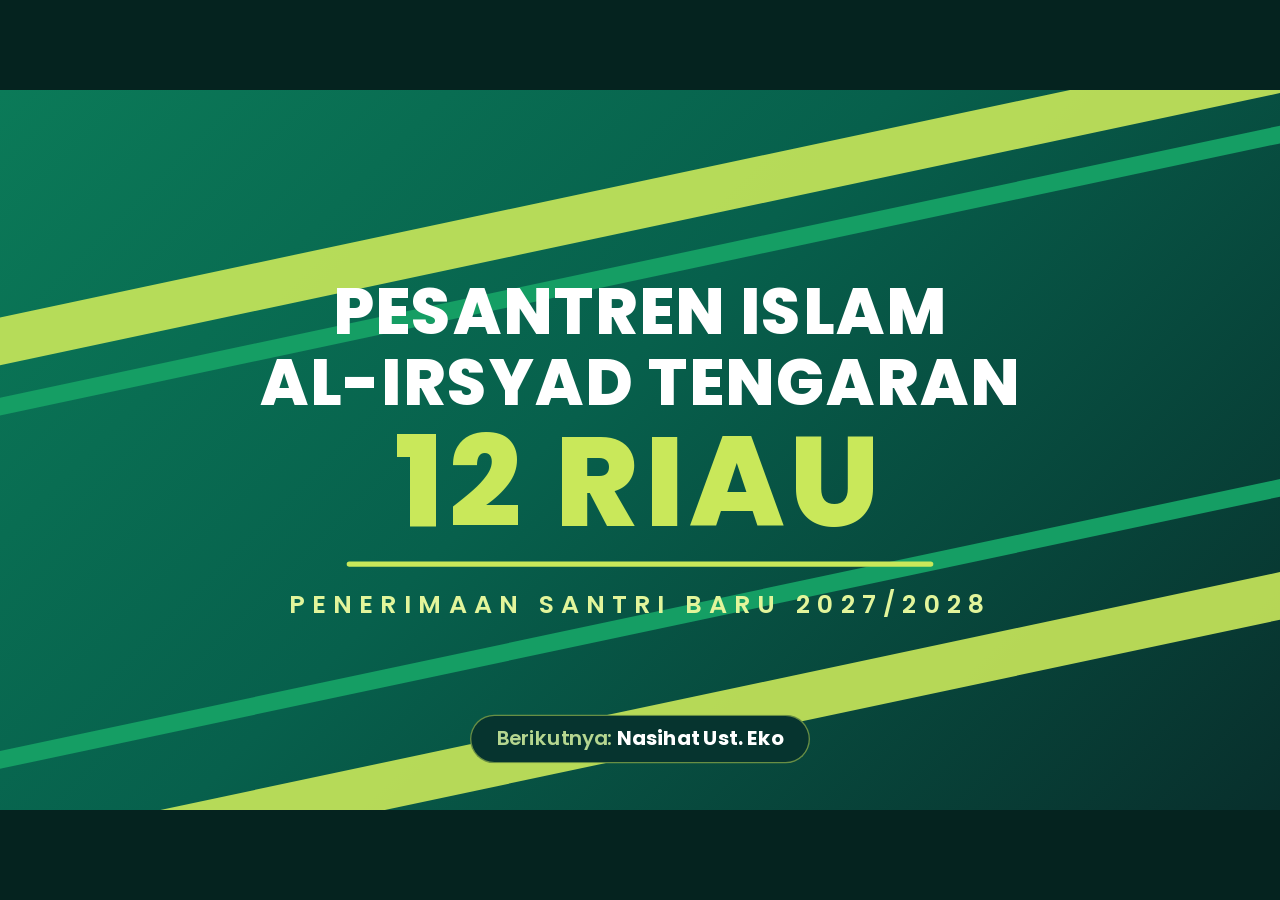
<file: psb/index.html>
<!doctype html>
<html lang="id">
  <head>
    <meta charset="UTF-8" />
    <meta name="viewport" content="width=device-width, initial-scale=1" />
    <title>PSB PIAT 12 Riau — Tayangan TV</title>
    <link rel="preconnect" href="https://fonts.googleapis.com" />
    <link rel="preconnect" href="https://fonts.gstatic.com" crossorigin />
    <link
      href="https://fonts.googleapis.com/css2?family=Poppins:wght@500;600;700;800&display=swap"
      rel="stylesheet"
    />
    <style>
      /* ============================================================
   PSB PIAT 12 RIAU — halaman TV  (/psb/index.html)
   Warna tema diambil dari poster PSB.
   Animasi hanya opacity/transform (ringan untuk browser TV).
   ============================================================ */
      :root {
        --hijau-tua: #0a3d38;
        --hijau: #07604c;
        --hijau-terang: #159e64;
        --lime: #c9e85a;
        --lime-muda: #e2f59b;
        --daun: #b5d690;
        --biru: #143f63;
        --putih: #fff;
      }
      * {
        box-sizing: border-box;
        margin: 0;
        padding: 0;
      }
      html,
      body {
        width: 100%;
        height: 100%;
        overflow: hidden;
        background: #05231f;
        cursor: none;
      }
      body {
        font-family: "Poppins", "Segoe UI", Roboto, Arial, sans-serif;
        color: #fff;
      }

      /* kanvas 1920x1080 yang diskalakan otomatis */
      #stage {
        position: absolute;
        left: 50%;
        top: 50%;
        width: 1920px;
        height: 1080px;
        overflow: hidden;
        transform: translate(-50%, -50%) scale(1);
        transform-origin: 50% 50%;
        background:
          radial-gradient(
            900px 700px at 12% 8%,
            rgba(21, 158, 100, 0.55),
            transparent 70%
          ),
          radial-gradient(
            1000px 800px at 92% 96%,
            rgba(201, 232, 90, 0.16),
            transparent 70%
          ),
          linear-gradient(135deg, #0b7a58 0%, #07604c 40%, #0a3d38 100%);
      }
      /* hiasan bingkai bergaya poster (statis) */
      .hias {
        position: absolute;
        inset: 22px;
        border: 2px solid rgba(201, 232, 90, 0.28);
        border-radius: 6px;
        pointer-events: none;
      }
      .hias i {
        position: absolute;
        background: var(--lime);
        border-radius: 20px;
      }
      .hias .t {
        width: 14px;
        height: 14px;
        border-radius: 50%;
      }
      .hias .a {
        left: -8px;
        top: -8px;
      }
      .hias .b {
        right: -8px;
        top: -8px;
      }
      .hias .c {
        left: -8px;
        bottom: -8px;
      }
      .hias .d {
        right: -8px;
        bottom: -8px;
      }
      .hias .m1 {
        width: 64px;
        height: 10px;
        left: 50%;
        top: -6px;
        margin-left: -32px;
      }
      .hias .m2 {
        width: 64px;
        height: 10px;
        left: 50%;
        bottom: -6px;
        margin-left: -32px;
      }
      .hias .m3 {
        width: 10px;
        height: 64px;
        left: -6px;
        top: 50%;
        margin-top: -32px;
      }
      .hias .m4 {
        width: 10px;
        height: 64px;
        right: -6px;
        top: 50%;
        margin-top: -32px;
      }

      /* ---------- segmen ---------- */
      .seg {
        position: absolute;
        inset: 0;
        opacity: 0;
        visibility: hidden;
      }
      .seg.on {
        opacity: 1;
        visibility: visible;
      }

      video {
        background: #000;
        display: block;
        width: 100%;
        height: 100%;
        object-fit: contain;
      }

      /* bingkai video */
      .bingkai {
        position: absolute;
        padding: 8px;
        border-radius: 30px;
        background: linear-gradient(
          135deg,
          var(--lime),
          var(--hijau-terang) 55%,
          var(--lime-muda)
        );
        box-shadow: 0 18px 50px rgba(0, 0, 0, 0.45);
      }
      .bingkai .isi {
        width: 100%;
        height: 100%;
        border-radius: 23px;
        overflow: hidden;
        background: #000;
      }

      /* --- segmen 1: landscape hampir penuh --- */
      #s-profil .bingkai {
        left: 64px;
        top: 36px;
        width: 1792px;
        height: 1008px;
      }
      .cip {
        position: absolute;
        z-index: 3;
        height: 46px;
        padding: 0 26px;
        border-radius: 30px;
        display: flex;
        align-items: center;
        font-weight: 700;
        font-size: 22px;
        letter-spacing: 0.06em;
        white-space: nowrap;
      }
      .cip.lime {
        background: var(--lime);
        color: #073b33;
      }
      .cip.gelap {
        background: #073b33;
        color: var(--lime);
        border: 2px solid var(--lime);
      }
      #s-profil .cip.kiri {
        left: 120px;
        bottom: 12px;
      }
      #s-profil .cip.kanan {
        right: 120px;
        bottom: 12px;
      }

      /* --- segmen portrait + kesimpulan --- */
      .p .bingkai {
        left: 92px;
        top: 52px;
        width: 556px;
        height: 976px;
      }
      .panel {
        position: absolute;
        left: 716px;
        top: 56px;
        width: 1108px;
        height: 960px;
        display: flex;
        flex-direction: column;
      }
      .tag {
        align-self: flex-start;
        height: 50px;
        padding: 0 28px;
        border-radius: 30px;
        background: var(--lime);
        color: #073b33;
        font-weight: 800;
        font-size: 24px;
        letter-spacing: 0.12em;
        display: flex;
        align-items: center;
        gap: 12px;
      }
      .tag b {
        width: 14px;
        height: 14px;
        border-radius: 50%;
        background: #07604c;
        display: block;
      }
      .panel h2 {
        margin-top: 22px;
        font-size: 68px;
        line-height: 1.08;
        font-weight: 800;
        color: var(--lime);
        letter-spacing: -0.01em;
      }
      .panel .siapa {
        margin-top: 10px;
        font-size: 32px;
        font-weight: 600;
        color: var(--daun);
      }
      .label {
        margin-top: 20px;
        display: flex;
        align-items: center;
        gap: 22px;
        font-size: 26px;
        font-weight: 700;
        letter-spacing: 0.2em;
        color: #fff;
      }
      .label::after {
        content: "";
        flex: 1;
        height: 3px;
        background: linear-gradient(90deg, var(--lime), rgba(201, 232, 90, 0));
      }
      .poin {
        list-style: none;
        margin-top: 18px;
        display: flex;
        flex-direction: column;
        gap: 12px;
      }
      .poin li {
        display: flex;
        gap: 22px;
        align-items: flex-start;
        padding: 10px 24px 10px 14px;
        border-radius: 20px;
        background: rgba(4, 40, 35, 0.55);
        border: 2px solid rgba(201, 232, 90, 0.25);
        opacity: 0;
        transform: translateX(40px);
        transition:
          opacity 0.6s ease,
          transform 0.6s ease;
      }
      .poin li.tampil {
        opacity: 1;
        transform: none;
      }
      .poin li.lama {
        opacity: 0.62;
      }
      .poin .no {
        flex: none;
        width: 48px;
        height: 48px;
        border-radius: 50%;
        background: var(--lime);
        color: #073b33;
        font-weight: 800;
        font-size: 26px;
        display: flex;
        align-items: center;
        justify-content: center;
      }
      .poin .tx {
        font-size: 29px;
        line-height: 1.3;
        font-weight: 600;
        padding-top: 2px;
      }
      .poin .tx em {
        font-style: normal;
        color: var(--lime);
      }
      .alamat {
        margin-top: 20px;
        padding: 16px 26px;
        border-radius: 20px;
        background: var(--lime);
        color: #073b33;
        font-size: 28px;
        line-height: 1.3;
        font-weight: 700;
        display: flex;
        gap: 18px;
        align-items: center;
      }
      .alamat span {
        font-size: 40px;
      }

      /* kaki halaman (indikator segmen + progres) */
      #kaki {
        position: absolute;
        left: 0;
        right: 0;
        bottom: 0;
        height: 46px;
        z-index: 6;
        display: flex;
        align-items: center;
        justify-content: space-between;
        padding: 0 92px 6px;
        font-size: 22px;
        font-weight: 600;
        color: var(--daun);
      }
      #titik {
        display: flex;
        gap: 12px;
      }
      #titik i {
        width: 14px;
        height: 14px;
        border-radius: 7px;
        background: rgba(255, 255, 255, 0.28);
        display: block;
      }
      #titik i.on {
        background: var(--lime);
        width: 44px;
      }
      #progres {
        position: absolute;
        left: 0;
        bottom: 0;
        height: 6px;
        width: 100%;
        background: var(--lime);
        transform-origin: 0 50%;
        transform: scaleX(0);
        z-index: 7;
        transition: transform 0.5s linear;
      }
      .hide-kaki #kaki {
        opacity: 0;
      }

      /* --- segmen poster --- */
      #s-poster .poster {
        position: absolute;
        left: 120px;
        top: 44px;
        width: 733px;
        height: 1000px;
        border-radius: 26px;
        box-shadow: 0 20px 60px rgba(0, 0, 0, 0.5);
        border: 6px solid var(--lime);
        object-fit: cover;
        background: #07604c;
      }
      #s-poster .kanan {
        position: absolute;
        left: 930px;
        top: 44px;
        width: 880px;
        height: 1000px;
        display: flex;
        flex-direction: column;
      }
      .kanan .head {
        margin-top: 20px;
        font-size: 72px;
        line-height: 1.06;
        font-weight: 800;
        color: #fff;
      }
      .kanan .head span {
        display: block;
        color: var(--lime);
      }
      .diskon {
        margin-top: 26px;
        position: relative;
        border-radius: 34px;
        padding: 22px 40px 24px;
        background: linear-gradient(
          135deg,
          var(--lime-muda),
          var(--lime) 60%,
          #a9d63f
        );
        color: #073b33;
        box-shadow: 0 14px 40px rgba(0, 0, 0, 0.4);
        transform-origin: 50% 50%;
      }
      .diskon .k {
        font-size: 30px;
        font-weight: 700;
        letter-spacing: 0.14em;
      }
      .diskon .n {
        font-size: 112px;
        line-height: 1.02;
        font-weight: 800;
        letter-spacing: -0.02em;
      }
      .diskon .n small {
        font-size: 54px;
        font-weight: 800;
        margin-right: 8px;
        letter-spacing: 0;
      }
      .diskon .s {
        font-size: 31px;
        font-weight: 700;
        margin-top: 4px;
      }
      .daftar {
        margin-top: 26px;
        display: flex;
        gap: 30px;
        align-items: center;
      }
      .qr {
        flex: none;
        width: 210px;
        height: 210px;
        padding: 16px;
        background: #fff;
        border-radius: 24px;
        border: 5px solid var(--lime);
      }
      .qr svg {
        display: block;
        width: 100%;
        height: 100%;
        fill: #07261f;
      }
      .daftar .tx .a {
        font-size: 30px;
        font-weight: 600;
        color: var(--daun);
      }
      .daftar .tx .u {
        margin-top: 10px;
        display: inline-block;
        font-size: 33px;
        font-weight: 700;
        color: #073b33;
        background: var(--lime);
        padding: 12px 28px;
        border-radius: 40px;
      }
      .daftar .tx .i {
        margin-top: 14px;
        font-size: 27px;
        font-weight: 600;
        color: #fff;
      }
      .jadwal {
        margin-top: auto;
        display: grid;
        grid-template-columns: 1fr 1fr;
        gap: 14px;
      }
      .jadwal div {
        background: rgba(20, 63, 99, 0.78);
        border: 2px solid rgba(201, 232, 90, 0.35);
        border-radius: 18px;
        padding: 8px 16px;
        font-size: 21px;
        font-weight: 500;
        line-height: 1.25;
      }
      .jadwal b {
        display: block;
        font-size: 24px;
        font-weight: 700;
        color: var(--lime);
      }
      #s-poster .cta,
      .denyut {
        animation: denyut 2.2s ease-in-out infinite;
      }
      @keyframes denyut {
        0%,
        100% {
          transform: scale(1);
        }
        50% {
          transform: scale(1.035);
        }
      }

      /* ============ TRANSISI TEKS ============ */
      #trans {
        position: absolute;
        inset: 0;
        z-index: 20;
        visibility: hidden;
        overflow: hidden;
        background: linear-gradient(
          135deg,
          #0b7a58 0%,
          #07604c 45%,
          #082f2c 100%
        );
        transform: translateX(100%);
      }
      #trans.aktif {
        visibility: visible;
      }
      #trans.masuk {
        transform: translateX(0);
        transition: transform 0.55s cubic-bezier(0.7, 0, 0.25, 1);
      }
      #trans.keluar {
        transform: translateX(-100%);
        transition: transform 0.6s cubic-bezier(0.7, 0, 0.25, 1);
      }
      #trans .pita {
        position: absolute;
        left: -300px;
        width: 2500px;
        height: 70px;
        background: var(--lime);
        opacity: 0.9;
        transform: translateX(-100%) rotate(-12deg);
      }
      #trans .pita.b {
        height: 26px;
        background: var(--hijau-terang);
        opacity: 1;
      }
      #trans.teks .pita {
        transform: translateX(0) rotate(-12deg);
        transition: transform 1.1s cubic-bezier(0.2, 0.8, 0.2, 1);
      }
      #trans .pita.p1 {
        top: 140px;
      }
      #trans .pita.p2 {
        top: 260px;
        transition-delay: 0.12s;
      }
      #trans .pita.p3 {
        top: 790px;
        transition-delay: 0.08s;
      }
      #trans .pita.p4 {
        top: 930px;
        transition-delay: 0.2s;
      }
      #trans .tengah {
        position: absolute;
        left: 0;
        right: 0;
        top: 50%;
        transform: translateY(-50%);
        text-align: center;
      }
      #trans .baris {
        overflow: hidden;
        padding: 0.06em 0;
        line-height: 1.08;
      }
      #trans .baris span {
        display: inline-block;
        transform: translateY(115%);
        font-weight: 800;
        letter-spacing: 0.03em;
      }
      #trans .b1 span {
        font-size: 96px;
        color: #fff;
      }
      #trans .b2 span {
        font-size: 96px;
        color: #fff;
      }
      #trans .b3 span {
        font-size: 190px;
        color: var(--lime);
        letter-spacing: 0.04em;
        line-height: 1.02;
      }
      #trans.teks .baris span {
        transform: none;
        transition: transform 0.75s cubic-bezier(0.2, 0.9, 0.2, 1);
      }
      #trans.teks .b1 span {
        transition-delay: 0.05s;
      }
      #trans.teks .b2 span {
        transition-delay: 0.2s;
      }
      #trans.teks .b3 span {
        transition-delay: 0.38s;
      }
      #trans .garis {
        width: 880px;
        height: 8px;
        margin: 20px auto 0;
        border-radius: 4px;
        background: var(--lime);
        transform: scaleX(0);
      }
      #trans.teks .garis {
        transform: scaleX(1);
        transition: transform 0.8s cubic-bezier(0.5, 0, 0.1, 1) 0.6s;
      }
      #trans .sub {
        margin-top: 28px;
        font-size: 38px;
        font-weight: 600;
        letter-spacing: 0.28em;
        color: var(--lime-muda);
        opacity: 0;
        transform: translateY(24px);
      }
      #trans.teks .sub {
        opacity: 1;
        transform: none;
        transition:
          opacity 0.6s ease 0.95s,
          transform 0.6s ease 0.95s;
      }
      #trans .next {
        position: absolute;
        left: 50%;
        bottom: 70px;
        transform: translateX(-50%);
        white-space: nowrap;
        padding: 12px 38px;
        border-radius: 40px;
        background: #06342f;
        border: 2px solid rgba(201, 232, 90, 0.5);
        font-size: 30px;
        font-weight: 600;
        color: var(--daun);
        opacity: 0;
      }
      #trans.teks .next {
        opacity: 1;
        transition: opacity 0.6s ease 1.15s;
      }
      #trans .next b {
        color: #fff;
      }

      /* petunjuk suara / pesan */
      #bisu {
        position: absolute;
        right: 48px;
        top: 40px;
        z-index: 30;
        padding: 14px 28px;
        border-radius: 30px;
        background: rgba(0, 0, 0, 0.6);
        color: #fff;
        font-size: 28px;
        font-weight: 600;
        display: none;
      }
      #bisu.tampak {
        display: block;
      }
    </style>
  </head>
  <body>
    <div id="stage">
      <div class="hias">
        <i class="t a"></i><i class="t b"></i><i class="t c"></i
        ><i class="t d"></i><i class="m1"></i><i class="m2"></i
        ><i class="m3"></i><i class="m4"></i>
      </div>

      <!-- 1. PROFIL (landscape) -->
      <section class="seg" id="s-profil">
        <div class="bingkai">
          <div class="isi"><video playsinline preload="auto"></video></div>
        </div>
        <div class="cip lime kiri" id="p-kiri"></div>
        <div class="cip gelap kanan" id="p-kanan"></div>
      </section>

      <!-- 2-4. PORTRAIT + KESIMPULAN (diisi dari DATA lewat JS) -->
      <section class="seg p" id="s-eko"></section>
      <section class="seg p" id="s-sabiq"></section>
      <section class="seg p" id="s-ocu"></section>

      <!-- 5. POSTER -->
      <section class="seg" id="s-poster">
        <img class="poster" id="poster-img" alt="Poster PSB" />
        <div class="kanan">
          <div class="tag"><b></b><span id="po-tag"></span></div>
          <div class="head" id="po-head"></div>
          <div class="diskon denyut">
            <div class="k" id="po-dk"></div>
            <div class="n"><small>Rp</small><span id="po-dn"></span></div>
            <div class="s" id="po-ds"></div>
          </div>
          <div class="daftar">
            <div class="qr">
              <svg viewBox="0 0 29 29" shape-rendering="crispEdges">
                <path
                  d="M0 0h7v1h-7zM10 0h1v1h-1zM14 0h2v1h-2zM17 0h3v1h-3zM22 0h7v1h-7zM0 1h1v1h-1zM6 1h1v1h-1zM8 1h4v1h-4zM14 1h2v1h-2zM17 1h4v1h-4zM22 1h1v1h-1zM28 1h1v1h-1zM0 2h1v1h-1zM2 2h3v1h-3zM6 2h1v1h-1zM9 2h2v1h-2zM12 2h1v1h-1zM15 2h2v1h-2zM18 2h1v1h-1zM20 2h1v1h-1zM22 2h1v1h-1zM24 2h3v1h-3zM28 2h1v1h-1zM0 3h1v1h-1zM2 3h3v1h-3zM6 3h1v1h-1zM13 3h1v1h-1zM15 3h2v1h-2zM18 3h2v1h-2zM22 3h1v1h-1zM24 3h3v1h-3zM28 3h1v1h-1zM0 4h1v1h-1zM2 4h3v1h-3zM6 4h1v1h-1zM8 4h5v1h-5zM14 4h2v1h-2zM17 4h3v1h-3zM22 4h1v1h-1zM24 4h3v1h-3zM28 4h1v1h-1zM0 5h1v1h-1zM6 5h1v1h-1zM10 5h1v1h-1zM12 5h2v1h-2zM15 5h3v1h-3zM19 5h1v1h-1zM22 5h1v1h-1zM28 5h1v1h-1zM0 6h7v1h-7zM8 6h1v1h-1zM10 6h1v1h-1zM12 6h1v1h-1zM14 6h1v1h-1zM16 6h1v1h-1zM18 6h1v1h-1zM20 6h1v1h-1zM22 6h7v1h-7zM11 7h3v1h-3zM16 7h3v1h-3zM20 7h1v1h-1zM0 8h1v1h-1zM2 8h1v1h-1zM4 8h1v1h-1zM6 8h1v1h-1zM11 8h2v1h-2zM14 8h4v1h-4zM19 8h2v1h-2zM24 8h1v1h-1zM27 8h1v1h-1zM0 9h3v1h-3zM7 9h1v1h-1zM11 9h1v1h-1zM16 9h3v1h-3zM20 9h1v1h-1zM22 9h1v1h-1zM25 9h1v1h-1zM28 9h1v1h-1zM0 10h1v1h-1zM3 10h2v1h-2zM6 10h1v1h-1zM11 10h3v1h-3zM16 10h3v1h-3zM22 10h1v1h-1zM26 10h3v1h-3zM0 11h1v1h-1zM2 11h2v1h-2zM5 11h1v1h-1zM7 11h1v1h-1zM9 11h2v1h-2zM12 11h1v1h-1zM16 11h2v1h-2zM19 11h3v1h-3zM24 11h1v1h-1zM27 11h1v1h-1zM0 12h4v1h-4zM5 12h3v1h-3zM9 12h4v1h-4zM15 12h3v1h-3zM20 12h3v1h-3zM25 12h1v1h-1zM27 12h2v1h-2zM3 13h3v1h-3zM7 13h2v1h-2zM10 13h2v1h-2zM13 13h1v1h-1zM17 13h2v1h-2zM20 13h4v1h-4zM25 13h1v1h-1zM28 13h1v1h-1zM0 14h2v1h-2zM3 14h2v1h-2zM6 14h1v1h-1zM10 14h1v1h-1zM12 14h1v1h-1zM14 14h1v1h-1zM17 14h2v1h-2zM20 14h3v1h-3zM25 14h1v1h-1zM27 14h2v1h-2zM0 15h2v1h-2zM3 15h3v1h-3zM8 15h2v1h-2zM11 15h8v1h-8zM23 15h1v1h-1zM25 15h1v1h-1zM27 15h1v1h-1zM2 16h1v1h-1zM4 16h8v1h-8zM14 16h1v1h-1zM17 16h1v1h-1zM21 16h2v1h-2zM25 16h1v1h-1zM27 16h2v1h-2zM2 17h1v1h-1zM4 17h2v1h-2zM7 17h2v1h-2zM10 17h2v1h-2zM14 17h1v1h-1zM16 17h1v1h-1zM18 17h1v1h-1zM20 17h1v1h-1zM22 17h1v1h-1zM25 17h2v1h-2zM28 17h1v1h-1zM0 18h1v1h-1zM2 18h1v1h-1zM4 18h3v1h-3zM8 18h1v1h-1zM11 18h3v1h-3zM18 18h1v1h-1zM20 18h1v1h-1zM22 18h2v1h-2zM27 18h2v1h-2zM1 19h1v1h-1zM3 19h2v1h-2zM12 19h1v1h-1zM15 19h1v1h-1zM17 19h4v1h-4zM22 19h2v1h-2zM25 19h1v1h-1zM27 19h1v1h-1zM0 20h1v1h-1zM6 20h2v1h-2zM10 20h3v1h-3zM16 20h2v1h-2zM20 20h5v1h-5zM8 21h3v1h-3zM13 21h1v1h-1zM16 21h2v1h-2zM20 21h1v1h-1zM24 21h1v1h-1zM26 21h3v1h-3zM0 22h7v1h-7zM10 22h1v1h-1zM14 22h1v1h-1zM18 22h3v1h-3zM22 22h1v1h-1zM24 22h2v1h-2zM27 22h2v1h-2zM0 23h1v1h-1zM6 23h1v1h-1zM10 23h2v1h-2zM13 23h3v1h-3zM17 23h2v1h-2zM20 23h1v1h-1zM24 23h2v1h-2zM0 24h1v1h-1zM2 24h3v1h-3zM6 24h1v1h-1zM8 24h1v1h-1zM12 24h1v1h-1zM14 24h4v1h-4zM20 24h5v1h-5zM27 24h2v1h-2zM0 25h1v1h-1zM2 25h3v1h-3zM6 25h1v1h-1zM11 25h1v1h-1zM14 25h1v1h-1zM16 25h2v1h-2zM19 25h2v1h-2zM24 25h1v1h-1zM26 25h3v1h-3zM0 26h1v1h-1zM2 26h3v1h-3zM6 26h1v1h-1zM8 26h1v1h-1zM11 26h1v1h-1zM13 26h1v1h-1zM16 26h1v1h-1zM19 26h1v1h-1zM23 26h3v1h-3zM28 26h1v1h-1zM0 27h1v1h-1zM6 27h1v1h-1zM9 27h2v1h-2zM12 27h3v1h-3zM17 27h1v1h-1zM19 27h3v1h-3zM23 27h1v1h-1zM27 27h1v1h-1zM0 28h7v1h-7zM8 28h2v1h-2zM11 28h1v1h-1zM13 28h1v1h-1zM17 28h1v1h-1zM19 28h4v1h-4zM24 28h2v1h-2zM27 28h2v1h-2z"
                />
              </svg>
            </div>
            <div class="tx">
              <div class="a">Daftar online sekarang di:</div>
              <div class="u" id="po-url"></div>
              <div class="i" id="po-ig"></div>
            </div>
          </div>
          <div class="jadwal" id="po-jadwal"></div>
        </div>
      </section>

      <div id="kaki">
        <div id="titik"></div>
        <div id="kaki-teks"></div>
      </div>
      <div id="progres"></div>
      <div id="bisu">
        🔇 Tanpa suara — tekan OK / tombol apa saja pada remote untuk menyalakan
      </div>

      <!-- transisi teks -->
      <div id="trans">
        <div class="pita p1"></div>
        <div class="pita b p2"></div>
        <div class="pita b p3"></div>
        <div class="pita p4"></div>
        <div class="tengah">
          <div class="baris b1"><span id="t1"></span></div>
          <div class="baris b2"><span id="t2"></span></div>
          <div class="baris b3"><span id="t3"></span></div>
          <div class="garis"></div>
          <div class="sub" id="t-sub"></div>
        </div>
        <div class="next" id="t-next"></div>
      </div>
    </div>

    <script>
      /* ============================================================
   PENGATURAN — ubah bagian ini saja
   ============================================================ */
      const SKALA = 1; // 1 = pas layar. Jika TV memotong tepi, isi mis. 0.94
      const SUARA = true; // true = coba bersuara (jika diblokir browser → otomatis bisu)
      const VOLUME = 1.0; // 0.0 – 1.0
      const URL_PSB = "psb.pesantrenalirsyadriau.org";
      const IG = "@alirsyadriau";

      /* teks animasi transisi (3 baris) */
      const TRANSISI = {
        baris: ["PESANTREN ISLAM", "AL-IRSYAD TENGARAN", "12 RIAU"],
        sub: "PENERIMAAN SANTRI BARU 2027/2028",
        durasi: 2900, // ms, total lama transisi
      };

      /* file media (relatif terhadap /psb/) */
      const POSTER = "/psb/poster-psb.jpeg";

      /* urutan segmen. tipe:'video' | 'poster'
   maks = batas waktu (detik) jika video bermasalah/tak selesai. */
      const SEGMEN = [
        // { id:'s-profil', tipe:'video', file:'video/profil.mp4', maks:600, label:'Profil PIAT 12 Riau',
        //   chipKiri:'PESANTREN ISLAM AL-IRSYAD TENGARAN 12 RIAU', chipKanan: URL_PSB },

        {
          id: "s-eko",
          tipe: "video",
          file: "https://res.cloudinary.com/doncmmfaa/video/upload/v1794009623/ust-eko_zzkzcz.mp4",
          maks: 230,
          label: "Nasihat Ust. Eko",
          tag: "NASIHAT",
          judul: "Amanah & Kebersamaan",
          siapa: "Ust. Eko",
          poin: [
            {
              mulai: 6,
              teks: "Waktu kita di sini panjang — luruskan niat untuk <em>dunia dan akhirat</em>.",
            },
            {
              mulai: 30,
              teks: "Bekerja adalah <em>amanah</em>; ikhlas bukan berarti melepas tanggung jawab.",
            },
            {
              mulai: 60,
              teks: "Jaga posisi dan peran masing-masing dengan sebaik-baiknya.",
            },
            {
              mulai: 86,
              teks: "Kita <em>saling terikat dan saling membutuhkan</em> — tanpa semena-mena.",
            },
            {
              mulai: 123,
              teks: "Ruang kerja ini milik bersama: jaga ucapan dan tindakan demi <em>nama baik lembaga</em>.",
            },
            {
              mulai: 172,
              teks: "Aturan bukan sekadar tulisan — dijalankan demi kemajuan bersama.",
            },
          ],
        },

        {
          id: "s-sabiq",
          tipe: "video",
          file: "https://res.cloudinary.com/doncmmfaa/video/upload/v1794009634/ust-sabiq_ff188u.mp4",
          maks: 110,
          label: "Al Irsyad Riau Fair",
          tag: "PROMOSI EVENT",
          judul: "Al Irsyad Riau Fair 2026",
          siapa: "Ust. Sabiq Khuriyanto",
          poin: [
            {
              mulai: 2,
              teks: "Doa untuk adik-adik: semoga senantiasa <em>sehat dan dilindungi Allah</em>.",
            },
            {
              mulai: 16,
              teks: "<em>Al Irsyad Riau Fair 2026</em> segera hadir dengan kegiatan yang sangat menarik.",
            },
            {
              mulai: 30,
              teks: "<em>Musabaqah Hifdzil Qur’an</em> — tunjukkan hafalan, raih prestasi.",
            },
            {
              mulai: 43,
              teks: "<em>Mini Soccer</em> untuk adik-adik yang cinta olahraga dan sepak bola.",
            },
            {
              mulai: 52,
              teks: "Ada pula nilai <em>kekompakan dan sportivitas</em> dalam setiap lomba.",
            },
            {
              mulai: 58,
              teks: "Catat tanggalnya dan <em>jangan sampai terlewat!</em>",
            },
          ],
        },

        {
          id: "s-ocu",
          tipe: "video",
          file: "https://res.cloudinary.com/doncmmfaa/video/upload/v1794009637/lokasi-ocu_en5mec.mp4",
          maks: 90,
          label: "Lokasi PIAT 12 Riau",
          tag: "LOKASI · BAHASA OCU",
          judul: "Cara Menuju PIAT 12 Riau",
          siapa: "Dijelaskan dalam bahasa Ocu (Kampar)",
          alamat:
            "Jl. Mandiri, Desa Lubuk Sakat, Kec. Perhentian Raja, Kab. Kampar",
          poin: [
            {
              mulai: 5,
              teks: "Cari <em>gapura Lubuk Sakat</em>, lalu belok kiri dan terus lurus.",
            },
            {
              mulai: 10,
              teks: "Setelah terlihat <em>plang PIAT</em>, belok kanan dan lurus saja.",
            },
            {
              mulai: 18,
              teks: "Belok kiri, ikuti jalan hingga tampak <em>pagar hijau</em> dan tulisan PIAT 12.",
            },
            {
              mulai: 35,
              teks: "Di dalam ada lapangan luas, <em>Air Mart</em>, gazebo, dan belajar memakai tablet.",
            },
            {
              mulai: 50,
              teks: "Ada yang bertanya lokasi? Kirim video ini — dan <em>tonton bersama</em>.",
            },
          ],
        },

        {
          id: "s-poster",
          tipe: "poster",
          durasi: 28,
          label: "Penerimaan Santri Baru",
        },
      ];

      /* isi halaman poster */
      const PROMO = {
        tag: "PENDAFTARAN DIBUKA",
        judul: "Ayo Jadi Santri <span>Al Irsyad Riau!</span>",
        kecil: "POTONGAN BIAYA",
        nominal: "1.000.000",
        ket: "khusus pendaftar selama event berlangsung",
        jadwal: [
          ["Pendaftaran Online", "15 September – 27 Desember 2026"],
          ["Ujian Seleksi", "03 Januari 2027"],
          ["Pengumuman", "05 Januari 2027"],
          ["Daftar Ulang", "05 – 10 Januari 2027"],
        ],
      };

      /* ============================================================
   KODE PEMUTAR (tidak perlu diubah)
   ============================================================ */
      const $ = (s) => document.querySelector(s);
      const stage = $("#stage");

      function skala() {
        const w = document.documentElement.clientWidth,
          h = document.documentElement.clientHeight;
        const k = Math.min(w / 1920, h / 1080) * SKALA;
        stage.style.transform = "translate(-50%,-50%) scale(" + k + ")";
      }
      addEventListener("resize", skala);
      skala();

      /* --- bangun segmen portrait --- */
      SEGMEN.forEach((s) => {
        if (!s.poin) return;
        const el = document.getElementById(s.id);
        el.innerHTML =
          '<div class="bingkai"><div class="isi"><video playsinline preload="auto"></video></div></div>' +
          '<div class="panel"><div class="tag"><b></b>' +
          s.tag +
          "</div>" +
          "<h2>" +
          s.judul +
          '</h2><div class="siapa">' +
          s.siapa +
          "</div>" +
          (s.alamat
            ? '<div class="alamat"><span>📍</span><div>' +
              s.alamat +
              "</div></div>"
            : "") +
          '<div class="label"></div>' +
          '<ul class="poin">' +
          s.poin
            .map(
              (p, i) =>
                '<li><div class="no">' +
                (i + 1) +
                '</div><div class="tx">' +
                p.teks +
                "</div></li>",
            )
            .join("") +
          "</ul></div>";
      });

      /* --- isi segmen profil & poster --- */
      $("#p-kiri").textContent = SEGMEN[0].chipKiri;
      $("#p-kanan").textContent = SEGMEN[0].chipKanan;
      $("#poster-img").src = POSTER;
      $("#po-tag").textContent = PROMO.tag;
      $("#po-head").innerHTML = PROMO.judul;
      $("#po-dk").textContent = PROMO.kecil;
      $("#po-dn").textContent = PROMO.nominal;
      $("#po-ds").textContent = PROMO.ket;
      $("#po-url").textContent = URL_PSB;
      $("#po-ig").textContent = "Instagram " + IG;
      $("#po-jadwal").innerHTML = PROMO.jadwal
        .map((j) => "<div><b>" + j[0] + "</b>" + j[1] + "</div>")
        .join("");
      $("#t1").textContent = TRANSISI.baris[0];
      $("#t2").textContent = TRANSISI.baris[1];
      $("#t3").textContent = TRANSISI.baris[2];
      $("#t-sub").textContent = TRANSISI.sub;
      $("#kaki-teks").textContent = URL_PSB;

      /* titik indikator */
      $("#titik").innerHTML = SEGMEN.map(() => "<i></i>").join("");
      const titik = [...document.querySelectorAll("#titik i")];

      /* --- pemutar --- */
      const trans = $("#trans"),
        progres = $("#progres"),
        bisu = $("#bisu");
      let idx = -1,
        aktif = null,
        timer = null,
        jaga = null,
        jaga2 = null,
        sudahSuara = !SUARA,
        gerak = false;

      const tunggu = (ms) => new Promise((r) => setTimeout(r, ms));

      function videoDari(seg) {
        const v = document.querySelector("#" + seg.id + " video");
        return v;
      }

      function lepas(seg) {
        if (!seg || seg.tipe !== "video") return;
        const v = videoDari(seg);
        if (v) {
          v.onended = v.onerror = v.ontimeupdate = v.onplaying = null;
          v.pause();
          v.removeAttribute("src");
          v.load();
        }
      }

      function setProgres(x) {
        progres.style.transform = "scaleX(" + Math.max(0, Math.min(1, x)) + ")";
      }

      async function mainkanVideo(seg) {
        const v = videoDari(seg);
        const items = [
          ...document.querySelectorAll("#" + seg.id + " .poin li"),
        ];
        items.forEach((li) => (li.className = ""));
        let selesai = false,
          mulaiMain = false,
          jaga2 = null;
        const akhir = () => {
          if (selesai || aktif !== seg) return;
          selesai = true;
          clearTimeout(jaga);
          clearTimeout(jaga2);
          lanjut();
        };

        v.onended = akhir;
        v.onerror = () => {
          console.warn("Video gagal dimuat, dilewati:", seg.file);
          akhir();
        };
        v.onplaying = () => {
          mulaiMain = true;
        };
        v.ontimeupdate = () => {
          const t = v.currentTime,
            d = v.duration || 1;
          setProgres(t / d);
          let n = -1;
          items.forEach((li, i) => {
            if (t >= seg.poin?.[i]?.mulai) n = i;
          });
          items.forEach((li, i) => {
            li.className = i < n ? "tampil lama" : i === n ? "tampil" : "";
          });
        };
        jaga = setTimeout(akhir, seg.maks * 1000); // batas aman
        jaga2 = setTimeout(() => {
          if (!mulaiMain) akhir();
        }, 12000); // tak kunjung main → lewati

        v.volume = VOLUME;
        v.muted = !SUARA; // coba langsung bersuara
        let p = v.play();
        const cekBisu = () => {
          if (SUARA && v.muted) bisu.classList.add("tampak");
          else bisu.classList.remove("tampak");
        };
        if (p && p.catch)
          p.catch(() => {
            // diblokir browser → putar tanpa suara + petunjuk
            v.muted = true;
            const q = v.play();
            if (q && q.catch) q.catch(() => {});
            cekBisu();
          });
        setTimeout(cekBisu, 1500);
      }

      function tampilkan(seg) {
        document
          .querySelectorAll(".seg")
          .forEach((e) => e.classList.remove("on"));
        $("#" + seg.id).classList.add("on");
        if (seg.tipe !== "video") bisu.classList.remove("tampak");
        titik.forEach((t, i) => t.classList.toggle("on", i === idx));
        $("#kaki").style.display = seg.id === "s-profil" ? "none" : "";
        setProgres(0);
      }

      async function transisi(segBerikut, siapkan) {
        const dur = TRANSISI.durasi;
        $("#t-next").innerHTML = "Berikutnya: <b>" + segBerikut.label + "</b>";
        trans.className = "aktif";
        void trans.offsetWidth;
        trans.classList.add("masuk");
        await tunggu(560);
        trans.classList.add("teks");
        siapkan(); // ganti segmen saat tertutup
        await tunggu(dur - 560 - 620);
        trans.classList.remove("masuk");
        trans.classList.add("keluar");
        return tunggu(620).then(() => {
          trans.className = "";
        });
      }

      async function lanjut() {
        if (gerak) return;
        gerak = true;
        clearTimeout(timer);
        clearTimeout(jaga);
        const lama = aktif;
        idx = (idx + 1) % SEGMEN.length;
        const seg = SEGMEN[idx];
        // siapkan (muat) video berikutnya selama transisi
        if (seg.tipe === "video") {
          const v = videoDari(seg);
          v.preload = "auto";
          v.src = seg.file;
          v.load();
        }
        await transisi(seg, () => {
          tampilkan(seg);
          lepas(lama);
        });
        aktif = seg;
        gerak = false;
        if (seg.tipe === "video") mainkanVideo(seg);
        else {
          let t0 = performance.now(),
            total = seg.durasi * 1000;
          const tik = () => {
            if (aktif !== seg) return;
            const x = (performance.now() - t0) / total;
            setProgres(x);
            if (x < 1) setTimeout(tik, 500);
          };
          tik();
          timer = setTimeout(lanjut, total);
        }
      }

      /* --- kontrol remote / keyboard --- */
      function nyalakanSuara() {
        if (!SUARA) return;
        sudahSuara = true;
        const v = aktif && aktif.tipe === "video" ? videoDari(aktif) : null;
        if (v && v.muted) {
          v.muted = false;
          v.volume = VOLUME;
          const p = v.play();
          if (p && p.catch) p.catch(() => {});
        }
        if (!v || !v.muted) bisu.classList.remove("tampak");
      }
      ["click", "mousedown", "pointerdown", "touchstart", "keyup"].forEach(
        (n) => addEventListener(n, nyalakanSuara, true),
      );
      addEventListener("keydown", (e) => {
        nyalakanSuara();
        const k = e.key;
        if (k === "ArrowRight" || k === "PageDown") {
          if (aktif) {
            lepas(aktif);
            lanjut();
          }
        } else if (k === "ArrowLeft" || k === "PageUp") {
          if (aktif) {
            lepas(aktif);
            idx = (idx - 2 + SEGMEN.length) % SEGMEN.length;
            lanjut();
          }
        } else if (k === "f" || k === "F" || k === "Enter") {
          const d = document.documentElement;
          if (!document.fullscreenElement)
            (
              d.requestFullscreen ||
              d.webkitRequestFullscreen ||
              (() => {})
            ).call(d);
          else
            (
              document.exitFullscreen ||
              document.webkitExitFullscreen ||
              (() => {})
            ).call(document);
        } else if (k === "m" || k === "M") {
          const v = aktif && aktif.tipe === "video" ? videoDari(aktif) : null;
          if (v) v.muted = !v.muted;
        }
      });

      /* mulai — tunggu font siap agar teks transisi tidak melompat */
      (document.fonts && document.fonts.ready
        ? document.fonts.ready
        : Promise.resolve()
      ).then(() => setTimeout(lanjut, 300));
    </script>
  </body>
</html>
</file>
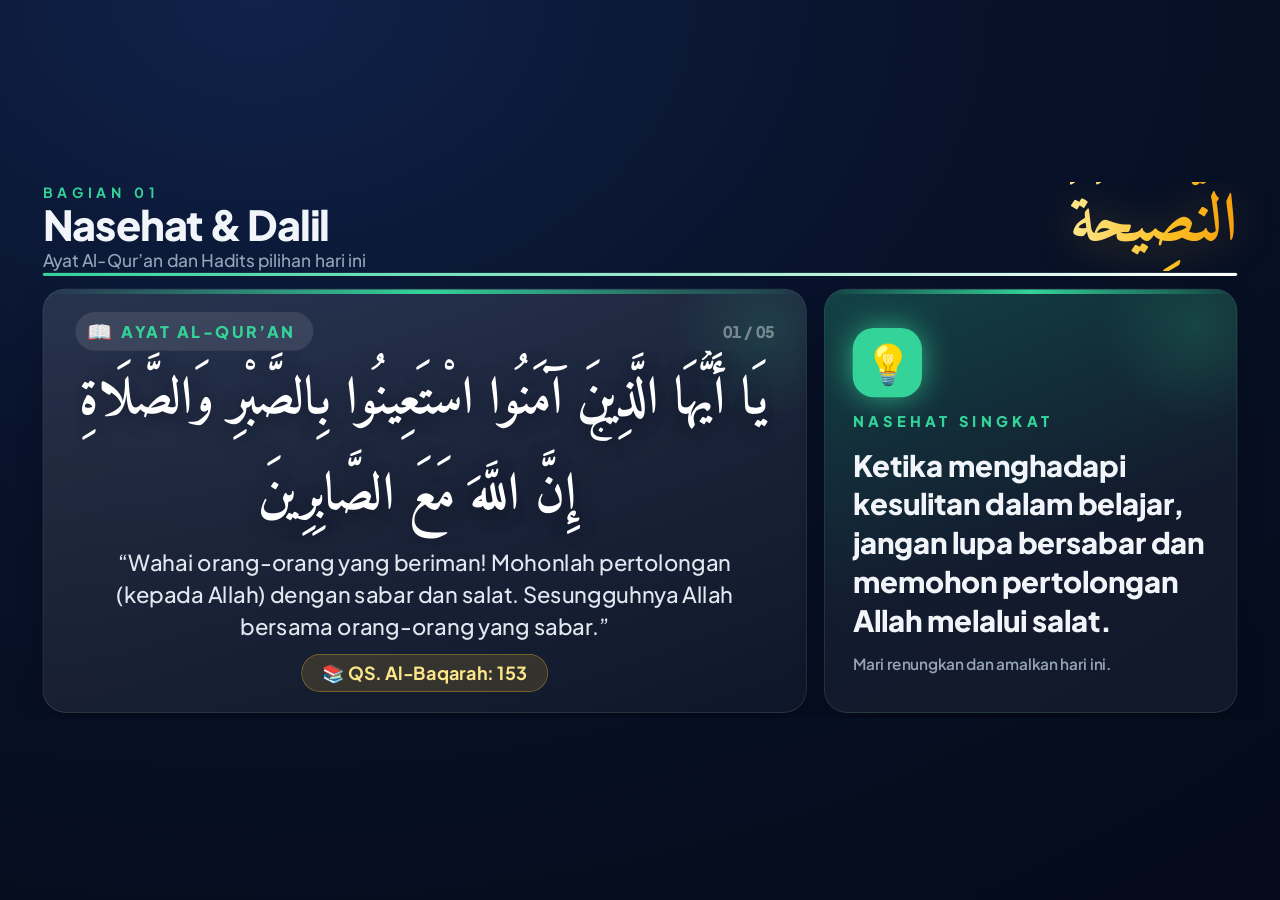
<file: bagian/1-nasehat.html>
<!doctype html>
<html lang="id">
  <head>
    <meta charset="UTF-8" />
    <title>Nasehat & Dalil</title>
    <link rel="stylesheet" href="../aset/bagian.css" />
    <style>
      .area {
        display: grid;
        grid-template-columns: 1.85fr 1fr;
        gap: 26px;
      }
      .area.out > * {
        animation: keluar 0.6s cubic-bezier(0.5, 0, 0.8, 0.3) forwards;
      }
      .area > * {
        animation: masuk 1s cubic-bezier(0.2, 0.9, 0.25, 1) backwards;
      }
      .area > *:nth-child(2) {
        animation-delay: 0.18s;
      }

      /* kartu dalil */
      .dalil {
        padding: 34px 48px 30px;
        display: flex;
        flex-direction: column;
        --c: #34d399;
      }
      .dalil.hadits {
        --c: #fbbf24;
      }
      .baris-atas {
        display: flex;
        align-items: center;
        justify-content: space-between;
        gap: 20px;
      }
      .jenis {
        display: inline-flex;
        align-items: center;
        gap: 14px;
        padding: 10px 26px 10px 18px;
        border-radius: 40px;
        background: rgba(255, 255, 255, 0.1);
        font-size: 24px;
        font-weight: 800;
        letter-spacing: 0.16em;
        text-transform: uppercase;
        color: var(--c);
      }
      .jenis b {
        font-size: 30px;
        font-weight: 400;
        letter-spacing: 0;
      }
      .nomor {
        font-size: 24px;
        font-weight: 800;
        color: rgba(255, 255, 255, 0.4);
        font-variant-numeric: tabular-nums;
      }
      .arab-kotak {
        flex: 1;
        display: flex;
        align-items: center;
        justify-content: center;
        min-height: 0;
        overflow: hidden;
        padding: 6px 0;
      }
      .arab {
        width: 100%;
        text-align: center;
        font-family: "Amiri", "Noto Naskh Arabic", "Traditional Arabic", serif;
        font-size: 80px;
        line-height: 1.85;
        font-weight: 700;
        color: #fff;
        text-shadow: 0 4px 30px rgba(0, 0, 0, 0.35);
      }
      .terjemah {
        font-size: 33px;
        line-height: 1.45;
        font-weight: 500;
        text-align: center;
        color: #e2e8f0;
        margin-bottom: 18px;
      }
      .sumber {
        align-self: center;
        display: inline-flex;
        align-items: center;
        gap: 12px;
        padding: 10px 30px;
        border-radius: 40px;
        background: rgba(251, 191, 36, 0.14);
        border: 1.5px solid rgba(251, 191, 36, 0.45);
        color: #fde68a;
        font-size: 27px;
        font-weight: 700;
      }

      /* kartu nasehat */
      .nasehat {
        padding: 40px 42px;
        display: flex;
        flex-direction: column;
        justify-content: center;
        gap: 22px;
        background: linear-gradient(
          160deg,
          rgba(52, 211, 153, 0.25),
          rgba(255, 255, 255, 0.05) 60%
        );
        --c: #34d399;
      }
      .ikon-besar {
        width: 104px;
        height: 104px;
        border-radius: 32px;
        background: var(--c);
        display: grid;
        place-items: center;
        font-size: 58px;
        box-shadow: 0 0 50px -6px var(--c);
        animation: goyang 4s ease-in-out infinite;
      }
      @keyframes goyang {
        0%,
        100% {
          transform: rotate(-6deg) translateY(0);
        }
        50% {
          transform: rotate(6deg) translateY(-8px);
        }
      }
      .label {
        font-size: 22px;
        font-weight: 800;
        letter-spacing: 0.3em;
        text-transform: uppercase;
        color: var(--c);
      }
      .isi-nasehat {
        font-size: 44px;
        line-height: 1.32;
        font-weight: 800;
        letter-spacing: -0.5px;
        overflow: hidden;
      }
      .penutup {
        font-size: 23px;
        color: var(--mut);
        font-weight: 600;
      }
    </style>
  </head>
  <body>
    <section class="title" id="title">
      <div>
        <div class="kicker" id="kicker"></div>
        <h1 id="tTitle"></h1>
        <p id="tSub"></p>
      </div>
      <div class="t-ar" id="tAr" lang="ar" dir="rtl"></div>
    </section>
    <div class="progress"><i id="bar"></i></div>
    <main class="area" id="area"></main>

    <script src="../aset/bagian.js"></script>
    <script>
      /* =====================================================================
   NASEHAT SINGKAT + AYAT AL-QUR'AN / HADITS
   Cara update: ubah / tambah / hapus blok { ... } di DATA di bawah ini.
     jenis    : 'ayat' atau 'hadits'
     sumber   : mis. 'QS. Al-Insyirah: 5–6'  atau  'HR. Bukhari & Muslim'
     arab     : teks Arab (sebaiknya berharakat)
     terjemah : terjemahan bahasa Indonesia 
     nasehat  : nasehat singkat (usahakan maks. ±120 karakter)
   Contoh di bawah hanyalah contoh — silakan ganti sesuai kebutuhan.
   ===================================================================== */
      const WAKTU_PER_ITEM = 10; // detik tampil untuk tiap item

      const DATA = [
        {
          jenis: "ayat",
          sumber: "QS. Al-Baqarah: 153",
          arab: "يَا أَيُّهَا الَّذِينَ آمَنُوا اسْتَعِينُوا بِالصَّبْرِ وَالصَّلَاةِ ۚ إِنَّ اللَّهَ مَعَ الصَّابِرِينَ",
          terjemah:
            "Wahai orang-orang yang beriman! Mohonlah pertolongan (kepada Allah) dengan sabar dan salat. Sesungguhnya Allah bersama orang-orang yang sabar.",
          nasehat:
            "Ketika menghadapi kesulitan dalam belajar, jangan lupa bersabar dan memohon pertolongan Allah melalui salat.",
        },

        {
          jenis: "ayat",
          sumber: "QS. Al-Isra: 23 (potongan)",
          arab: "وَبِالْوَالِدَيْنِ إِحْسَانًا",
          terjemah: "Dan hendaklah berbuat baik kepada kedua orang tua.",
          nasehat:
            "Hormati dan sayangi kedua orang tua. Jangan sampai kesibukan menuntut ilmu membuat kita lupa berbakti kepada mereka.",
        },

        {
          jenis: "ayat",
          sumber: "QS. Al-Hujurat: 11 (potongan)",
          arab: "وَلَا تَلْمِزُوا أَنْفُسَكُمْ وَلَا تَنَابَزُوا بِالْأَلْقَابِ",
          terjemah:
            "Janganlah kamu saling mencela dan jangan saling memanggil dengan gelar-gelar yang buruk.",
          nasehat:
            "Jangan merendahkan atau mengejek teman. Jagalah lisan agar tidak menyakiti hati orang lain.",
        },

        {
          jenis: "ayat",
          sumber: "QS. Al-Ankabut: 69",
          arab: "وَالَّذِينَ جَاهَدُوا فِينَا لَنَهْدِيَنَّهُمْ سُبُلَنَا ۚ وَإِنَّ اللَّهَ لَمَعَ الْمُحْسِنِينَ",
          terjemah:
            "Orang-orang yang berjihad untuk (mencari keridaan) Kami, benar-benar akan Kami tunjukkan kepada mereka jalan-jalan Kami. Sesungguhnya Allah benar-benar bersama orang-orang yang berbuat baik.",
          nasehat:
            "Teruslah berusaha menjadi lebih baik. Kesungguhan dalam menuntut ilmu dan beribadah adalah bagian dari perjuangan.",
        },

        {
          jenis: "ayat",
          sumber: "QS. Al-Ashr: 1–3",
          arab: "وَالْعَصْرِ ۝ إِنَّ الْإِنْسَانَ لَفِي خُسْرٍ ۝ إِلَّا الَّذِينَ آمَنُوا وَعَمِلُوا الصَّالِحَاتِ",
          terjemah:
            "Demi masa. Sesungguhnya manusia benar-benar berada dalam kerugian, kecuali orang-orang yang beriman dan mengerjakan kebajikan.",
          nasehat:
            "Gunakan waktu sebaik mungkin. Jangan habiskan masa muda dengan hal yang tidak bermanfaat.",
        },

        // {
        //   jenis: "ayat",
        //   sumber: "QS. Luqman: 18",
        //   arab: "وَلَا تُصَعِّرْ خَدَّكَ لِلنَّاسِ وَلَا تَمْشِ فِي الْأَرْضِ مَرَحًا",
        //   terjemah:
        //     "Janganlah memalingkan wajah dari manusia karena sombong dan janganlah berjalan di bumi dengan angkuh.",
        //   nasehat:
        //     "Jangan sombong karena kepintaran, prestasi, atau kelebihan yang kita miliki. Tetaplah rendah hati.",
        // },

        // {
        //   jenis: "hadits",
        //   sumber: "HR. Muslim",
        //   arab: "مَنْ سَلَكَ طَرِيقًا يَلْتَمِسُ فِيهِ عِلْمًا سَهَّلَ اللَّهُ لَهُ بِهِ طَرِيقًا إِلَى الْجَنَّةِ",
        //   terjemah:
        //     "Barang siapa menempuh jalan untuk mencari ilmu, Allah akan mudahkan baginya jalan menuju surga.",
        //   nasehat:
        //     "Jangan malas belajar. Setiap langkah dalam mencari ilmu dapat menjadi jalan menuju surga.",
        // },

        // {
        //   jenis: "hadits",
        //   sumber: "HR. Bukhari & Muslim",
        //   arab: "الْمُسْلِمُ مَنْ سَلِمَ الْمُسْلِمُونَ مِنْ لِسَانِهِ وَيَدِهِ",
        //   terjemah:
        //     "Seorang muslim adalah orang yang kaum muslimin selamat dari gangguan lisan dan tangannya.",
        //   nasehat:
        //     "Jadilah teman yang membawa rasa aman. Jangan menyakiti orang lain dengan perkataan maupun perbuatan.",
        // },

        // {
        //   jenis: "hadits",
        //   sumber: "HR. Bukhari & Muslim",
        //   arab: "لَا يُؤْمِنُ أَحَدُكُمْ حَتَّى يُحِبَّ لِأَخِيهِ مَا يُحِبُّ لِنَفْسِهِ",
        //   terjemah:
        //     "Tidak sempurna iman salah seorang di antara kalian hingga ia mencintai saudaranya sebagaimana ia mencintai dirinya sendiri.",
        //   nasehat:
        //     "Perlakukan teman sebagaimana kamu ingin diperlakukan. Jangan iri terhadap keberhasilan orang lain.",
        // },

        // {
        //   jenis: "hadits",
        //   sumber: "HR. Bukhari",
        //   arab: "مَنْ لَا يَرْحَمُ لَا يُرْحَمُ",
        //   terjemah:
        //     "Barang siapa tidak menyayangi, maka ia tidak akan disayangi.",
        //   nasehat:
        //     "Biasakan menyayangi sesama, menghormati yang lebih tua, dan menyayangi yang lebih muda.",
        // },

        // {
        //   jenis: "hadits",
        //   sumber: "HR. Bukhari & Muslim",
        //   arab: "الْكَلِمَةُ الطَّيِّبَةُ صَدَقَةٌ",
        //   terjemah:
        //     "Perkataan yang baik adalah sedekah.",
        //   nasehat:
        //     "Biasakan berkata baik, memberi salam, dan menyapa teman dengan ramah. Senyuman dan perkataan baik juga bernilai sedekah.",
        // },

        // {
        //   jenis: "hadits",
        //   sumber: "HR. Muslim",
        //   arab: "لَا تَغْضَبْ",
        //   terjemah:
        //     "Janganlah engkau marah.",
        //   nasehat:
        //     "Belajarlah mengendalikan emosi. Orang yang kuat bukan hanya yang mampu mengalahkan orang lain, tetapi yang mampu mengendalikan dirinya.",
        // },

        // {
        //   jenis: "hadits",
        //   sumber: "HR. Bukhari & Muslim",
        //   arab: "أَحَبُّ الْأَعْمَالِ إِلَى اللَّهِ أَدْوَمُهَا وَإِنْ قَلَّ",
        //   terjemah:
        //     "Amalan yang paling dicintai Allah adalah amalan yang dilakukan secara terus-menerus meskipun sedikit.",
        //   nasehat:
        //     "Tidak perlu menunggu menjadi sempurna untuk berbuat baik. Mulailah dari amalan kecil dan jagalah agar tetap istiqamah.",
        // },

        // {
        //   jenis: "hadits",
        //   sumber: "HR. Muslim",
        //   arab: "احْرِصْ عَلَى مَا يَنْفَعُكَ وَاسْتَعِنْ بِاللَّهِ وَلَا تَعْجَزْ",
        //   terjemah:
        //     "Bersungguh-sungguhlah dalam meraih apa yang bermanfaat bagimu, mintalah pertolongan kepada Allah, dan janganlah merasa lemah.",
        //   nasehat:
        //     "Jangan mudah menyerah dalam meraih cita-cita. Berusahalah dengan sungguh-sungguh dan bertawakallah kepada Allah.",
        // },

        // {
        //   jenis: "hadits",
        //   sumber: "HR. Muslim",
        //   arab: "الْحَيَاءُ لَا يَأْتِي إِلَّا بِخَيْرٍ",
        //   terjemah:
        //     "Rasa malu tidak mendatangkan sesuatu kecuali kebaikan.",
        //   nasehat:
        //     "Miliki rasa malu yang terpuji. Malulah melakukan maksiat, melanggar aturan, dan meninggalkan kewajiban.",
        // },
      ];

      /* ---------------- kode tampilan (tidak perlu diubah) ---------------- */
      const { $, esc, pad, wait } = Mading;
      Mading.init({ warna: "#34d399", judul: "Nasehat & Dalil" });

      Mading.mulai(async () => {
        Mading.judul({
          kicker: "Bagian 01",
          judul: "Nasehat & Dalil",
          sub: "Ayat Al-Qur’an dan Hadits pilihan hari ini",
          arab: "النَّصِيحَةُ",
        });
        Mading.bar(DATA.length * WAKTU_PER_ITEM * 1000);
        const area = $("area");

        for (let i = 0; i < DATA.length; i++) {
          const d = DATA[i],
            ayat = d.jenis === "ayat";
          area.classList.remove("out");
          area.innerHTML = `
      <article class="kartu dalil ${ayat ? "" : "hadits"}">
        <div class="baris-atas">
          <div class="jenis"><b>${ayat ? "📖" : "📜"}</b>${ayat ? "Ayat Al-Qur’an" : "Hadits Nabi ﷺ"}</div>
          <div class="nomor">${pad(i + 1)} / ${pad(DATA.length)}</div>
        </div>
        <div class="arab-kotak" id="kotak"><div class="arab" id="arab" lang="ar" dir="rtl">${esc(d.arab)}</div></div>
        <div class="terjemah">“${esc(d.terjemah)}”</div>
        <div class="sumber">📚 ${esc(d.sumber)}</div>
      </article>
      <article class="kartu nasehat">
        <div class="ikon-besar">💡</div>
        <div class="label">Nasehat Singkat</div>
        <div class="isi-nasehat" id="isi">${esc(d.nasehat)}</div>
        <div class="penutup">Mari renungkan dan amalkan hari ini.</div>
      </article>`;
          Mading.muatTinggi($("arab"), $("kotak"), 40);
          await wait(WAKTU_PER_ITEM * 1000 - 700);
          area.classList.add("out");
          await wait(700);
        }
        Mading.selesai();
      });
    </script>
  </body>
</html>
</file>
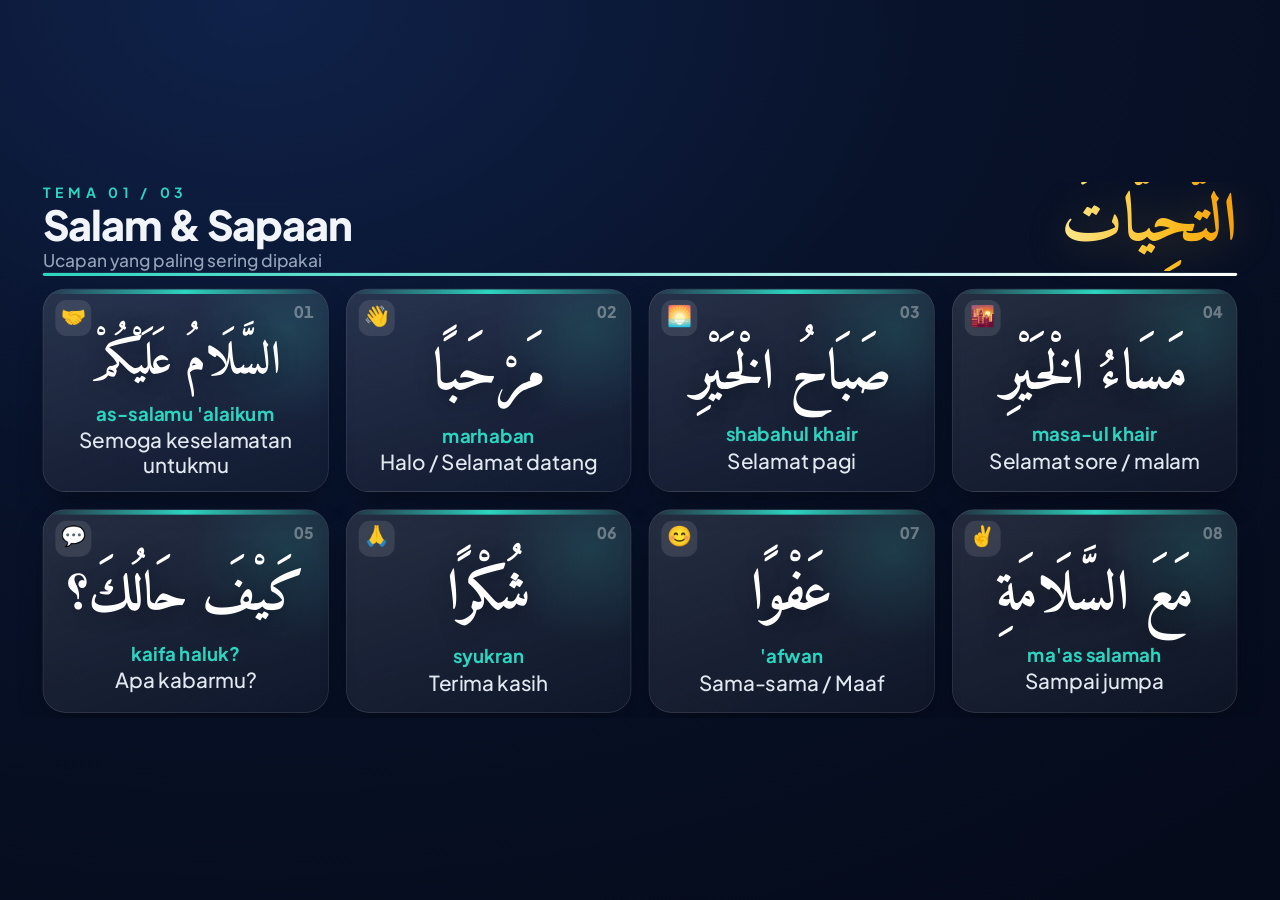
<file: bagian/2-kosakata.html>
<!doctype html>
<html lang="id">
  <head>
    <meta charset="UTF-8" />
    <title>Kosakata</title>
    <link rel="stylesheet" href="../aset/bagian.css" />
    <style>
      #grid {
        display: grid;
        grid-template-columns: repeat(var(--cols, 3), 1fr);
        grid-template-rows: repeat(2, 1fr);
        gap: 26px;
        perspective: 1600px;
        --ar: 100px;
        --lat: 32px;
        --idn: 36px;
      }
      .card {
        position: relative;
        border-radius: 34px;
        padding: 56px 20px 20px;
        overflow: hidden;
        background: linear-gradient(
          160deg,
          rgba(255, 255, 255, 0.12),
          rgba(255, 255, 255, 0.035)
        );
        border: 1.5px solid rgba(255, 255, 255, 0.14);
        display: flex;
        flex-direction: column;
        align-items: center;
        justify-content: center;
        gap: 4px;
        box-shadow: 0 20px 50px -20px rgba(0, 0, 0, 0.6);
        transition:
          transform 0.6s cubic-bezier(0.2, 0.8, 0.2, 1),
          box-shadow 0.6s,
          opacity 0.6s,
          border-color 0.6s;
        animation: cardIn 0.95s cubic-bezier(0.2, 0.9, 0.25, 1) backwards;
        animation-delay: calc(var(--i) * 0.09s + 0.3s);
      }
      .card::before {
        content: "";
        position: absolute;
        left: 0;
        right: 0;
        top: 0;
        height: 7px;
        background: linear-gradient(90deg, transparent, var(--c), transparent);
      }
      .card::after {
        content: "";
        position: absolute;
        right: -90px;
        top: -90px;
        width: 300px;
        height: 300px;
        border-radius: 50%;
        background: radial-gradient(circle, var(--c), transparent 66%);
        opacity: 0.14;
        transition: opacity 0.6s;
      }
      .card > * {
        position: relative;
        z-index: 1;
      }
      @keyframes cardIn {
        from {
          opacity: 0;
          transform: translateY(70px) rotateX(24deg) scale(0.88);
        }
        to {
          opacity: 1;
          transform: none;
        }
      }
      #grid.out .card {
        animation: cardOut 0.6s cubic-bezier(0.5, 0, 0.8, 0.3) forwards;
        animation-delay: calc(var(--i) * 0.04s);
      }
      @keyframes cardOut {
        to {
          opacity: 0;
          transform: translateX(-80px) scale(0.92);
        }
      }
      .ico {
        position: absolute;
        left: 18px;
        top: 16px;
        width: 54px;
        height: 54px;
        border-radius: 17px;
        background: rgba(255, 255, 255, 0.1);
        display: grid;
        place-items: center;
        font-size: 30px;
        line-height: 1;
        font-family:
          "Amiri", "Segoe UI Emoji", "Apple Color Emoji", "Noto Color Emoji",
          sans-serif;
      }
      .num {
        position: absolute;
        right: 22px;
        top: 18px;
        font-size: 24px;
        font-weight: 800;
        color: rgba(255, 255, 255, 0.35);
        font-variant-numeric: tabular-nums;
      }
      .ar {
        width: 100%;
        text-align: center;
        font-family: "Amiri", "Noto Naskh Arabic", "Traditional Arabic", serif;
        font-size: var(--ar);
        line-height: 1.6;
        font-weight: 700;
        color: #fff;
        text-shadow: 0 4px 30px rgba(0, 0, 0, 0.35);
        transition: color 0.5s;
      }
      .ar span {
        display: inline-block;
        white-space: nowrap;
      }
      .lat {
        font-size: var(--lat);
        font-weight: 700;
        color: var(--c);
        letter-spacing: 0.01em;
        text-align: center;
      }
      .idn {
        font-size: var(--idn);
        font-weight: 500;
        color: #e2e8f0;
        text-align: center;
        line-height: 1.25;
      }
      #grid.focus .card:not(.spot) {
        opacity: 0.5;
        transform: scale(0.97);
      }
      .card.spot {
        transform: scale(1.045);
        border-color: var(--c);
        box-shadow:
          0 0 0 2px var(--c),
          0 30px 90px -20px var(--c);
        z-index: 2;
      }
      .card.spot::after {
        opacity: 0.35;
      }
      .card.spot .ar {
        color: #fde68a;
      }
      .card.spot .ico {
        background: var(--c);
        box-shadow: 0 0 30px var(--c);
      }
      .card .shine {
        position: absolute !important;
        top: 0;
        left: -60%;
        width: 40%;
        height: 100%;
        background: linear-gradient(
          100deg,
          transparent,
          rgba(255, 255, 255, 0.18),
          transparent
        );
        transform: skewX(-20deg);
        opacity: 0;
        z-index: 0 !important;
      }
      .card.spot .shine {
        animation: shine 1.4s ease-out;
      }
      @keyframes shine {
        0% {
          left: -60%;
          opacity: 1;
        }
        100% {
          left: 130%;
          opacity: 1;
        }
      }
    </style>
  </head>
  <body>
    <section class="title" id="title">
      <div>
        <div class="kicker" id="kicker"></div>
        <h1 id="tTitle"></h1>
        <p id="tSub"></p>
      </div>
      <div class="t-ar" id="tAr" lang="ar" dir="rtl"></div>
    </section>
    <div class="progress"><i id="bar"></i></div>
    <main class="area" id="grid"></main>

    <script src="../aset/bagian.js"></script>
    <script>
      /* =====================================================================
   KOSAKATA BAHASA ARAB SEHARI-HARI
   Cara update: ubah / tambah / hapus blok tema di TEMA di bawah ini.
   Tiap tema:
     judul  : nama tema (Indonesia)       arab : nama tema (Arab)
     sub    : keterangan singkat
     warna  : warna tema (kode hex)
     kolom  : 3, 4, atau 5 kolom (pilih sesuai jumlah kata)
     kata   : daftar kata, maksimal 2 baris:
              3 kolom -> 6 kata, 4 kolom -> 8 kata, 5 kolom -> 10 kata
   Tiap kata: [ 'teks Arab', 'cara baca latin', 'arti Indonesia', 'ikon/emoji', 'warna kartu (boleh dikosongkan)' ]
   ===================================================================== */
      const WAKTU_PER_TEMA = 14; // detik tampil untuk tiap tema

      const TEMA = [
        {
          judul: "Salam & Sapaan",
          arab: "التَّحِيَّاتُ",
          sub: "Ucapan yang paling sering dipakai",
          warna: "#2dd4bf",
          kolom: 4,
          kata: [
            [
              "السَّلَامُ عَلَيْكُمْ",
              "as-salamu 'alaikum",
              "Semoga keselamatan untukmu",
              "🤝",
            ],
            ["مَرْحَبًا", "marhaban", "Halo / Selamat datang", "👋"],
            ["صَبَاحُ الْخَيْرِ", "shabahul khair", "Selamat pagi", "🌅"],
            [
              "مَسَاءُ الْخَيْرِ",
              "masa-ul khair",
              "Selamat sore / malam",
              "🌇",
            ],
            ["كَيْفَ حَالُكَ؟", "kaifa haluk?", "Apa kabarmu?", "💬"],
            ["شُكْرًا", "syukran", "Terima kasih", "🙏"],
            ["عَفْوًا", "'afwan", "Sama-sama / Maaf", "😊"],
            ["مَعَ السَّلَامَةِ", "ma'as salamah", "Sampai jumpa", "✌️"],
          ],
        },
        {
          judul: "Keluarga",
          arab: "الْأُسْرَةُ",
          sub: "Anggota keluarga di rumah",
          warna: "#fb7185",
          kolom: 3,
          kata: [
            ["أَبٌ", "ab", "Ayah", "👨"],
            ["أُمٌّ", "umm", "Ibu", "👩"],
            ["أَخٌ", "akh", "Saudara laki-laki", "👦"],
            ["أُخْتٌ", "ukht", "Saudara perempuan", "👧"],
            ["جَدٌّ", "jadd", "Kakek", "👴"],
            ["جَدَّةٌ", "jaddah", "Nenek", "👵"],
          ],
        },
        {
          judul: "Warna",
          arab: "الْأَلْوَانُ",
          sub: "Dunia penuh warna",
          warna: "#a78bfa",
          kolom: 3,
          kata: [
            ["أَحْمَرُ", "ahmar", "Merah", "🔴", "#ef4444"],
            ["أَزْرَقُ", "azraq", "Biru", "🔵", "#3b82f6"],
            ["أَخْضَرُ", "akhdhar", "Hijau", "🟢", "#22c55e"],
            ["أَصْفَرُ", "ashfar", "Kuning", "🟡", "#facc15"],
            ["أَبْيَضُ", "abyadh", "Putih", "⚪", "#e2e8f0"],
            ["أَسْوَدُ", "aswad", "Hitam", "⚫", "#94a3b8"],
          ],
        },
      ];

      /* ---------------- kode tampilan (tidak perlu diubah) ---------------- */
      const { $, esc, pad, wait } = Mading;
      Mading.init({ warna: "#38bdf8", judul: "Kosakata" });
      const UKURAN = {
        3: { ar: 100, lat: 32, idn: 36 },
        4: { ar: 86, lat: 28, idn: 31 },
        5: { ar: 76, lat: 26, idn: 30 },
      };

      function muat() {
        document.querySelectorAll(".ar").forEach((el) => {
          el.style.fontSize = "";
          const inner = el.firstElementChild;
          let fs = parseFloat(getComputedStyle(el).fontSize);
          const max = el.clientWidth - 8;
          while (inner.offsetWidth > max && fs > 34) {
            fs -= 3;
            el.style.fontSize = fs + "px";
          }
        });
      }

      Mading.mulai(async () => {
        const grid = $("grid");
        Mading.bar(TEMA.length * WAKTU_PER_TEMA * 1000);

        for (let t = 0; t < TEMA.length; t++) {
          const c = TEMA[t],
            sz = UKURAN[c.kolom] || UKURAN[3];
          document.documentElement.style.setProperty("--accent", c.warna);
          Mading.judul({
            kicker: "Tema " + pad(t + 1) + " / " + pad(TEMA.length),
            judul: c.judul,
            sub: c.sub,
            arab: c.arab,
          });

          grid.className = "area";
          grid.style.setProperty("--cols", c.kolom);
          grid.style.setProperty("--ar", sz.ar + "px");
          grid.style.setProperty("--lat", sz.lat + "px");
          grid.style.setProperty("--idn", sz.idn + "px");
          grid.innerHTML = c.kata
            .map(
              (w, k) => `
      <article class="card" style="--i:${k};--c:${w[4] || c.warna}">
        <div class="shine"></div>
        <div class="ico">${esc(w[3])}</div>
        <div class="num">${pad(k + 1)}</div>
        <div class="ar" lang="ar" dir="rtl"><span>${esc(w[0])}</span></div>
        <div class="lat">${esc(w[1])}</div>
        <div class="idn">${esc(w[2])}</div>
      </article>`,
            )
            .join("");
          muat();

          /* Sorot tiap kata bergantian */
          const cards = [...grid.children],
            n = cards.length;
          const total = WAKTU_PER_TEMA * 1000,
            awal = 2300,
            akhir = 700;
          const langkah = (total - awal - akhir) / n;
          await wait(awal);
          grid.classList.add("focus");
          for (let k = 0; k < n; k++) {
            cards.forEach((x) => x.classList.remove("spot"));
            void cards[k].offsetWidth;
            cards[k].classList.add("spot");
            await wait(langkah);
          }
          cards.forEach((x) => x.classList.remove("spot"));
          grid.classList.remove("focus");
          grid.classList.add("out");
          $("title").classList.add("out");
          await wait(akhir);
        }
        Mading.selesai();
      });
    </script>
  </body>
</html>
</file>
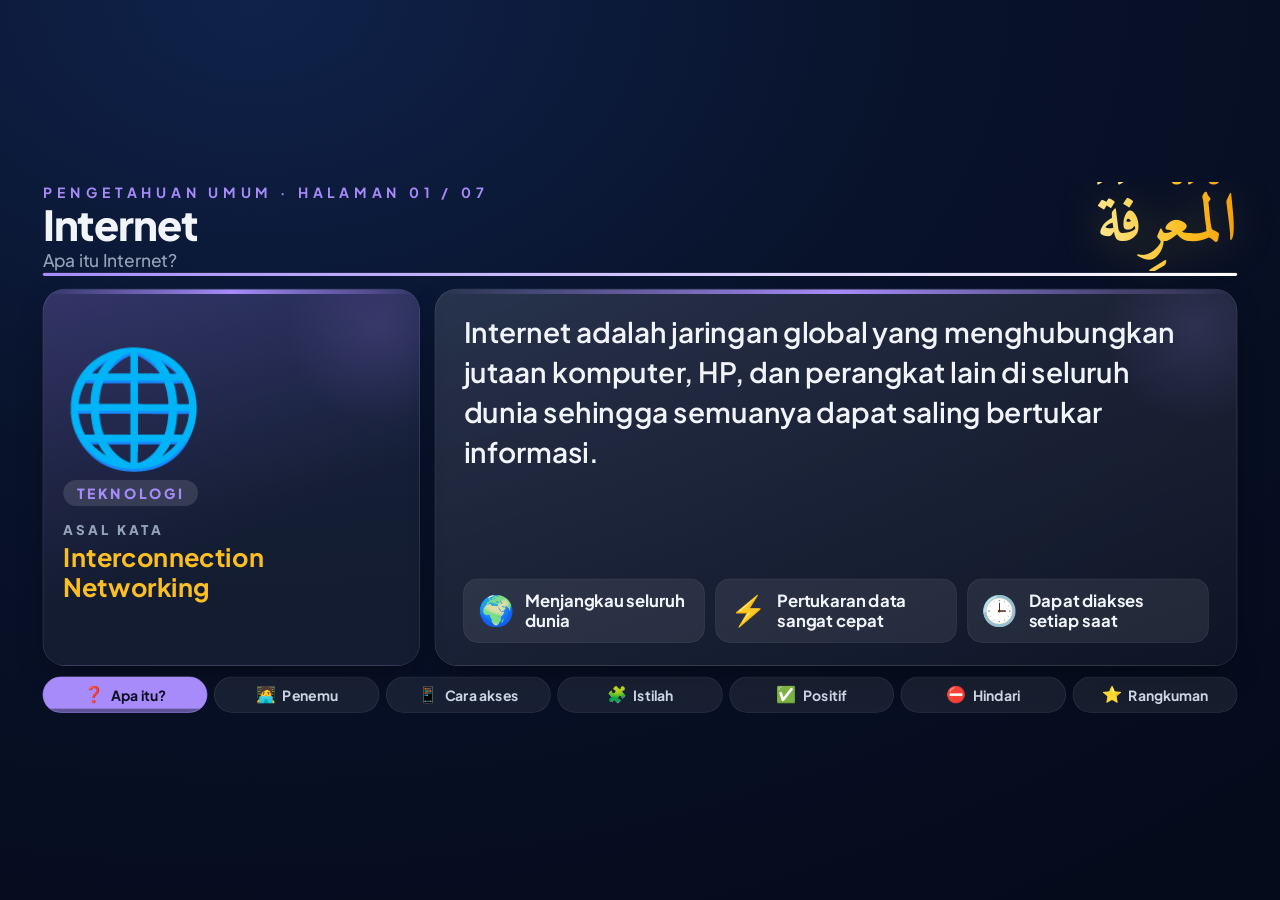
<file: bagian/3-pengetahuan.html>
<!DOCTYPE html>
<html lang="id">
<head>
<meta charset="UTF-8">
<title>Pengetahuan Umum</title>
<link rel="stylesheet" href="../aset/bagian.css">
<style>
/* ===== kerangka: halaman isi + bilah navigasi halaman ===== */
.area{display:flex;flex-direction:column;gap:16px;--accent:#a78bfa}
.halaman{flex:1;min-height:0;position:relative}
.hal{position:absolute;inset:0;display:grid;gap:22px}
.hal.out>*{animation:keluar .6s cubic-bezier(.5,0,.8,.3) forwards!important}
.hal>*{animation:masuk .9s cubic-bezier(.2,.9,.25,1) backwards;animation-delay:calc(var(--i,0)*.12s)}

.ikon{line-height:1;font-family:'Segoe UI Emoji','Apple Color Emoji','Noto Color Emoji',sans-serif}
.kategori{display:inline-block;padding:6px 20px;border-radius:30px;background:rgba(255,255,255,.12);font-size:21px;font-weight:800;letter-spacing:.2em;text-transform:uppercase;color:var(--accent)}

/* navigasi halaman (bawah) */
.nav{flex:none;height:54px;display:flex;gap:10px}
.n{flex:1;min-width:0;position:relative;overflow:hidden;display:flex;align-items:center;justify-content:center;gap:10px;
  border-radius:27px;background:rgba(255,255,255,.07);border:1.5px solid rgba(255,255,255,.1);
  font-size:21px;font-weight:700;color:#cbd5e1;white-space:nowrap;transition:opacity .4s,background-color .4s,color .4s}
.n .n-i{font-size:24px;font-family:'Segoe UI Emoji','Apple Color Emoji','Noto Color Emoji',sans-serif}
.n.selesai{opacity:.5}
.n.aktif{background:var(--accent);color:#0b1020;border-color:var(--accent)}
.n.aktif::after{content:'';position:absolute;left:0;right:0;bottom:0;height:5px;background:rgba(11,16,32,.45);
  transform-origin:0 50%;animation:isi var(--w) linear forwards}
@keyframes isi{from{transform:scaleX(0)}to{transform:scaleX(1)}}

/* ===== 1. PENGERTIAN ===== */
.h-pengertian{grid-template-columns:.8fr 1.7fr}
.h-pengertian .kiri{padding:30px;display:flex;flex-direction:column;justify-content:center;align-items:flex-start;gap:22px;
  background:linear-gradient(160deg,rgba(167,139,250,.26),rgba(255,255,255,.05) 62%)}
.h-pengertian .ikon{font-size:170px}
.h-pengertian .asal small{display:block;font-size:20px;font-weight:800;letter-spacing:.22em;text-transform:uppercase;color:var(--mut);margin-bottom:6px}
.h-pengertian .asal b{font-size:38px;line-height:1.2;color:var(--gold)}
.h-pengertian .isi{padding:34px 42px;display:flex;flex-direction:column;justify-content:space-between;gap:20px}
.h-pengertian .besar{font-size:42px;line-height:1.42;font-weight:600;color:#f1f5f9}
.ciri{display:grid;grid-template-columns:repeat(3,1fr);gap:16px}
.ciri .c{display:flex;align-items:center;gap:16px;padding:16px 20px;border-radius:22px;background:rgba(255,255,255,.08);border:1.5px solid rgba(255,255,255,.1)}
.ciri .c span{font-size:44px;line-height:1;font-family:'Segoe UI Emoji','Apple Color Emoji','Noto Color Emoji',sans-serif}
.ciri .c b{font-size:25px;line-height:1.25;font-weight:700}

/* ===== 2. GARIS WAKTU / PENEMU ===== */
.h-waktu{grid-template-rows:116px 1fr}
.sorot{display:flex;align-items:center;gap:26px;padding:0 38px;background:linear-gradient(90deg,rgba(251,191,36,.22),rgba(255,255,255,.05));border-color:rgba(251,191,36,.4)}
.s-ikon{flex:none;width:72px;height:72px;border-radius:22px;background:var(--gold);display:grid;place-items:center;font-size:42px;font-family:'Segoe UI Emoji','Apple Color Emoji','Noto Color Emoji',sans-serif}
.sorot b{display:block;font-size:22px;letter-spacing:.24em;text-transform:uppercase;color:var(--gold);margin-bottom:4px}
.sorot span{font-size:29px;line-height:1.3;font-weight:600}
.tl{position:relative;display:grid;gap:18px}
.tl::before{content:'';position:absolute;left:4%;right:4%;top:20px;height:4px;border-radius:2px;background:rgba(255,255,255,.22)}
.tk{display:flex;flex-direction:column;align-items:center;gap:14px;min-height:0}
.tk .dot{flex:none;width:44px;height:44px;border-radius:50%;background:var(--accent);border:6px solid #0b1020;position:relative;z-index:1}
.tk .kartu{flex:1;width:100%;padding:22px 22px;display:flex;flex-direction:column;align-items:center;text-align:center;gap:8px}
.tk .th{font-size:54px;font-weight:800;color:var(--accent);line-height:1}
.tk .tj{font-size:28px;font-weight:800;line-height:1.15}
.tk .tt{font-size:22px;line-height:1.36;color:#cbd5e1;font-weight:500}

/* ===== 3. LANGKAH ===== */
.h-langkah{grid-template-columns:.85fr 1.6fr}
.h-langkah .info{padding:32px 36px;display:flex;flex-direction:column;justify-content:center;align-items:flex-start;gap:20px;
  background:linear-gradient(160deg,rgba(167,139,250,.24),rgba(255,255,255,.05) 62%)}
.h-langkah .ikon{font-size:140px}
.ringkas{font-size:35px;line-height:1.45;font-weight:500;color:#f1f5f9}
.h-langkah .lkwrap{padding:24px 28px;display:flex;flex-direction:column;gap:12px}
.lk{flex:1;min-height:0;display:flex;align-items:center;gap:22px;padding:6px 22px 6px 14px;border-radius:24px;background:rgba(255,255,255,.07);border:1.5px solid rgba(255,255,255,.1);
  animation:lkMasuk .8s cubic-bezier(.2,.9,.25,1) backwards;animation-delay:calc(var(--i)*.4s + .5s)}
@keyframes lkMasuk{from{opacity:0;transform:translateX(70px)}to{opacity:1;transform:none}}
.lk-no{flex:none;width:62px;height:62px;border-radius:20px;display:grid;place-items:center;background:var(--accent);color:#0b1020;font-size:32px;font-weight:800}
.lk-judul{font-size:32px;font-weight:800;line-height:1.15}
.lk-isi{font-size:25px;line-height:1.3;color:#cbd5e1;font-weight:500;margin-top:2px}

/* ===== 4. ELEMEN / ISTILAH ===== */
.h-elemen{grid-template-columns:repeat(3,1fr);grid-auto-rows:1fr}
.el{padding:26px 30px;display:flex;flex-direction:column;gap:14px;justify-content:center}
.el .baris{display:flex;align-items:center;gap:20px}
.el .e-ikon{flex:none;width:76px;height:76px;border-radius:24px;background:rgba(167,139,250,.22);display:grid;place-items:center;font-size:46px;
  font-family:'Segoe UI Emoji','Apple Color Emoji','Noto Color Emoji',sans-serif}
.el .e-nama{font-size:36px;font-weight:800;line-height:1.1;color:var(--accent)}
.el .e-ket{font-size:26px;line-height:1.36;font-weight:500;color:#e2e8f0}

/* ===== 5–6. DAFTAR (positif / hindari) ===== */
.h-daftar{grid-template-rows:104px 1fr;--accent:var(--c)}
.baner{display:flex;align-items:center;gap:26px;padding:0 38px;background:linear-gradient(90deg,var(--bg),rgba(255,255,255,.05));border-color:var(--c)}
.baner .b-ikon{flex:none;font-size:56px;line-height:1;font-family:'Segoe UI Emoji','Apple Color Emoji','Noto Color Emoji',sans-serif}
.baner span{font-size:40px;font-weight:800;line-height:1.15}
.grid-d{display:grid;grid-template-columns:repeat(3,1fr);grid-auto-rows:1fr;gap:20px;min-height:0}
.it{padding:20px 26px;display:flex;flex-direction:column;justify-content:center;gap:10px}
.it .baris{display:flex;align-items:center;gap:16px}
.it .tanda{flex:none;width:50px;height:50px;border-radius:50%;background:var(--c);color:#0b1020;display:grid;place-items:center;font-size:30px;font-weight:800}
.it .i-ikon{flex:none;font-size:38px;line-height:1;font-family:'Segoe UI Emoji','Apple Color Emoji','Noto Color Emoji',sans-serif}
.it .i-judul{font-size:31px;font-weight:800;line-height:1.12}
.it .i-ket{font-size:24px;line-height:1.34;font-weight:500;color:#dbe3ee}

/* ===== 7. PENUTUP ===== */
.h-penutup{grid-template-columns:1fr 1.25fr}
.fk{padding:34px 40px;display:flex;flex-direction:column;justify-content:center;gap:22px;
  background:linear-gradient(160deg,rgba(251,191,36,.24),rgba(255,255,255,.05) 62%);border-color:rgba(251,191,36,.4)}
.fk .fk-ikon{font-size:100px;line-height:1;font-family:'Segoe UI Emoji','Apple Color Emoji','Noto Color Emoji',sans-serif}
.fk b{display:block;font-size:24px;letter-spacing:.26em;text-transform:uppercase;color:var(--gold)}
.fk span{font-size:40px;line-height:1.38;font-weight:600}
.h-penutup .lkwrap{padding:24px 28px;display:flex;flex-direction:column;gap:14px}
.lkwrap .atas{font-size:23px;font-weight:800;letter-spacing:.24em;text-transform:uppercase;color:var(--accent);padding-left:6px}

/* mode ringan */
.ringan .ciri .c,.ringan .tk .dot{box-shadow:none}
</style>
</head>
<body>
<section class="title" id="title">
  <div><div class="kicker" id="kicker"></div><h1 id="tTitle"></h1><p id="tSub"></p></div>
  <div class="t-ar" id="tAr" lang="ar" dir="rtl"></div>
</section>
<div class="progress"><i id="bar"></i></div>
<main class="area" id="area"><div class="halaman" id="halaman"></div><nav class="nav" id="nav"></nav></main>

<script src="../aset/bagian.js"></script>
<script>
/* =====================================================================
   PENGETAHUAN UMUM — SATU TOPIK LENGKAP
   Satu section membahas SATU topik (contoh: Internet) lewat beberapa
   "halaman" yang berganti otomatis. Untuk topik baru, cukup ganti isi
   TOPIK dan HALAMAN di bawah. Halaman boleh dihapus, ditambah, atau
   diubah urutannya.

   Jenis halaman (tipe):
   'pengertian'  : apa itu …            → asal, isi, ciri (3 butir)
   'garis-waktu' : penemu / sejarah     → sorotJudul, sorot, titik (3–6 butir)
   'langkah'     : cara / langkah       → ikon, label, intro, langkah (3–5 butir)
   'elemen'      : istilah penting      → item (maks. 6 butir)
   'daftar'      : positif / hindari    → tema ('baik' | 'hindari'), baner, item (maks. 6 butir)
   'penutup'     : ringkasan + fakta    → fakta, poin (3 butir)

   Setiap halaman punya: tab (nama pendek di bawah, maks. ±12 huruf),
   ikon (satu emoji), judul (tampil di judul atas), dan waktu (detik, boleh dikosongkan).

   PANDUAN PANJANG TEKS (agar tidak meluap):
     isi pengertian ≤ 190 | ciri ≤ 30 | sorot ≤ 130 | titik: judul ≤ 18, teks ≤ 75
     langkah: judul ≤ 22, teks ≤ 60 | elemen: nama ≤ 18, ket ≤ 80
     daftar: judul ≤ 22, teks ≤ 62 | penutup: fakta ≤ 110, poin teks ≤ 70
   ===================================================================== */
const TOPIK = {
  kategori : 'Teknologi',
  ikon     : '🌐',
  judul    : 'Internet',
  arab     : 'الْمَعْرِفَةُ',
  waktu    : 16            // detik per halaman (bisa diganti per halaman lewat "waktu")
};

const HALAMAN = [
  { tipe:'pengertian', tab:'Apa itu?', ikon:'❓', judul:'Apa itu Internet?',
    asal:['Asal kata','Interconnection Networking'],
    isi:'Internet adalah jaringan global yang menghubungkan jutaan komputer, HP, dan perangkat lain di seluruh dunia sehingga semuanya dapat saling bertukar informasi.',
    ciri:[ ['🌍','Menjangkau seluruh dunia'], ['⚡','Pertukaran data sangat cepat'], ['🕒','Dapat diakses setiap saat'] ] },

  { tipe:'garis-waktu', tab:'Penemu', ikon:'🧑‍💻', judul:'Siapa yang Menemukan Internet?',
    sorotJudul:'Bukan satu orang saja!',
    sorot:'Internet lahir dari kerja banyak ilmuwan selama puluhan tahun. Vint Cerf dan Bob Kahn dijuluki “bapak internet”.',
    titik:[
      ['1969','ARPANET','Jaringan komputer pertama milik Amerika Serikat, menghubungkan beberapa kampus.'],
      ['1971','Email pertama','Ray Tomlinson mengirim surel pertama dan memakai tanda @.'],
      ['1983','TCP/IP','Bahasa bersama rancangan Vint Cerf dan Bob Kahn resmi dipakai.'],
      ['1991','World Wide Web','Tim Berners-Lee membuat web: halaman yang saling terhubung.'],
      ['1994','Masuk Indonesia','Internet komersial pertama hadir lewat IndoNet.']
    ] },

  { tipe:'langkah', tab:'Cara akses', ikon:'📱', judul:'Bagaimana Cara Mengakses Internet?',
    ikonBesar:'📶', label:'Empat langkah',
    intro:'Untuk terhubung, kamu butuh perangkat dan sambungan dari penyedia layanan internet (ISP).',
    langkah:[
      ['Siapkan perangkat','HP, laptop, tablet, atau komputer yang dapat terhubung.'],
      ['Pilih sambungan','Pakai kuota data seluler atau jaringan WiFi.'],
      ['Hubungkan','Aktifkan data, atau pilih WiFi dan masukkan kata sandi.'],
      ['Buka browser','Ketik alamat website atau cari lewat mesin pencari.']
    ] },

  { tipe:'elemen', tab:'Istilah', ikon:'🧩', judul:'Istilah Penting di Internet',
    item:[
      ['🌐','Website','Kumpulan halaman web yang punya alamat (URL) dan dibuka lewat browser.'],
      ['🧭','Browser','Aplikasi untuk membuka website, contohnya Chrome, Firefox, dan Safari.'],
      ['🔎','Mesin pencari','Situs untuk mencari informasi dengan kata kunci, seperti Google.'],
      ['⬇️','Download (unduh)','Mengambil file dari internet lalu menyimpannya di perangkat kita.'],
      ['⬆️','Upload (unggah)','Mengirim file dari perangkat kita ke internet, misalnya foto atau tugas.'],
      ['✉️','Email (surel)','Surat elektronik untuk mengirim pesan dan berkas lewat internet.']
    ] },

  { tipe:'daftar', tema:'baik', tab:'Positif', ikon:'✅', judul:'Memakai Internet dengan Positif',
    baner:['🌱','Jadikan internet ladang ilmu dan kebaikan'],
    item:[
      ['📚','Belajar dan cari ilmu','Tonton kajian, baca e-book, dan pakai kamus atau video pelajaran.'],
      ['🤝','Jaga silaturahmi','Hubungi keluarga lewat telepon atau video call.'],
      ['🕌','Sebarkan kebaikan','Bagikan konten bermanfaat, nasihat, dan ilmu yang benar.'],
      ['🔍','Tabayyun dulu','Cek kebenaran berita sebelum dibagikan (QS. Al-Hujurat: 6).'],
      ['🔐','Lindungi data pribadi','Gunakan kata sandi kuat dan rahasiakan kode OTP.'],
      ['⏳','Atur waktu','Batasi durasi, jangan sampai melalaikan sholat dan belajar.']
    ] },

  { tipe:'daftar', tema:'hindari', tab:'Hindari', ikon:'⛔', judul:'Hal yang Harus Dihindari',
    baner:['🚧','Waspada! Ini jebakan di dunia maya'],
    item:[
      ['📰','Hoaks','Menyebarkan kabar yang belum jelas kebenarannya.'],
      ['🔞','Konten terlarang','Pornografi, kekerasan, judi online, dan pinjol ilegal.'],
      ['🪪','Bagikan data pribadi','Alamat, kata sandi, kode OTP, dan foto pribadi.'],
      ['💬','Perundungan siber','Menghina, mengejek, atau bergunjing di kolom komentar.'],
      ['🎮','Kecanduan','Game dan medsos berlebihan hingga begadang dan lalai ibadah.'],
      ['🎣','Tautan mencurigakan','Hadiah palsu, penipuan (phishing), dan aplikasi bajakan.']
    ] },

  { tipe:'penutup', tab:'Rangkuman', ikon:'⭐', judul:'Ringkasan dan Tahukah Kamu?',
    fakta:'Sebagian besar data antarbenua mengalir lewat kabel serat optik di dasar laut, bukan lewat satelit.',
    poin:[
      ['Internet = jaringan','Website, email, dan media sosial hanyalah isi yang berjalan di atasnya.'],
      ['Manfaatkan untuk kebaikan','Gunakan untuk ilmu, ibadah, dan silaturahmi.'],
      ['Lindungi diri','Cek berita, jaga data pribadi, dan atur waktu.']
    ] }
];

/* ---------------- kode tampilan (tidak perlu diubah) ---------------- */
const { $, esc, pad, wait } = Mading;
Mading.init({ warna:'#a78bfa', judul:'Pengetahuan Umum' });

const waktuHal = h => (h.waktu || TOPIK.waktu) * 1000;

const TEMPLAT = {
  'pengertian': h => `
    <div class="hal h-pengertian">
      <article class="kartu kiri" style="--i:0">
        <div class="ikon">${esc(TOPIK.ikon)}</div>
        <div class="kategori">${esc(TOPIK.kategori)}</div>
        <div class="asal"><small>${esc(h.asal[0])}</small><b>${esc(h.asal[1])}</b></div>
      </article>
      <article class="kartu isi" style="--i:1">
        <div class="besar">${esc(h.isi)}</div>
        <div class="ciri">${h.ciri.map(c => `<div class="c"><span>${esc(c[0])}</span><b>${esc(c[1])}</b></div>`).join('')}</div>
      </article>
    </div>`,

  'garis-waktu': h => `
    <div class="hal h-waktu">
      <article class="kartu sorot" style="--i:0">
        <div class="s-ikon">💡</div>
        <div><b>${esc(h.sorotJudul)}</b><span>${esc(h.sorot)}</span></div>
      </article>
      <div class="tl" style="grid-template-columns:repeat(${h.titik.length},1fr)">
        ${h.titik.map((t,k) => `
          <div class="tk" style="--i:${k+1}">
            <div class="dot"></div>
            <article class="kartu">
              <div class="th">${esc(t[0])}</div>
              <div class="tj">${esc(t[1])}</div>
              <div class="tt">${esc(t[2])}</div>
            </article>
          </div>`).join('')}
      </div>
    </div>`,

  'langkah': h => `
    <div class="hal h-langkah">
      <article class="kartu info" style="--i:0">
        <div class="ikon">${esc(h.ikonBesar || h.ikon)}</div>
        <div class="kategori">${esc(h.label)}</div>
        <div class="ringkas">${esc(h.intro)}</div>
      </article>
      <article class="kartu lkwrap" style="--i:1">
        ${h.langkah.map((l,k) => `
          <div class="lk" style="--i:${k}">
            <div class="lk-no">${k+1}</div>
            <div><div class="lk-judul">${esc(l[0])}</div><div class="lk-isi">${esc(l[1])}</div></div>
          </div>`).join('')}
      </article>
    </div>`,

  'elemen': h => `
    <div class="hal h-elemen">
      ${h.item.map((e,k) => `
        <article class="kartu el" style="--i:${k}">
          <div class="baris"><div class="e-ikon">${esc(e[0])}</div><div class="e-nama">${esc(e[1])}</div></div>
          <div class="e-ket">${esc(e[2])}</div>
        </article>`).join('')}
    </div>`,

  'daftar': h => {
    const baik = h.tema !== 'hindari';
    const c = baik ? '#34d399' : '#fb7185', bg = baik ? 'rgba(52,211,153,.3)' : 'rgba(251,113,133,.3)';
    return `
    <div class="hal h-daftar" style="--c:${c};--bg:${bg}">
      <article class="kartu baner" style="--i:0">
        <div class="b-ikon">${esc(h.baner[0])}</div><span>${esc(h.baner[1])}</span>
      </article>
      <div class="grid-d">
        ${h.item.map((e,k) => `
          <article class="kartu it" style="--i:${k+1}">
            <div class="baris"><div class="tanda">${baik ? '✓' : '✕'}</div><div class="i-ikon">${esc(e[0])}</div><div class="i-judul">${esc(e[1])}</div></div>
            <div class="i-ket">${esc(e[2])}</div>
          </article>`).join('')}
      </div>
    </div>`;
  },

  'penutup': h => `
    <div class="hal h-penutup">
      <article class="kartu fk" style="--i:0">
        <div class="fk-ikon">💡</div>
        <div><b>Tahukah kamu?</b><span>${esc(h.fakta)}</span></div>
      </article>
      <article class="kartu lkwrap" style="--i:1">
        <div class="atas">Ingat selalu</div>
        ${h.poin.map((l,k) => `
          <div class="lk" style="--i:${k}">
            <div class="lk-no">${k+1}</div>
            <div><div class="lk-judul">${esc(l[0])}</div><div class="lk-isi">${esc(l[1])}</div></div>
          </div>`).join('')}
      </article>
    </div>`
};

Mading.mulai(async () => {
  const total = HALAMAN.reduce((a,h) => a + waktuHal(h), 0);
  Mading.bar(total);
  const wadah = $('halaman'), nav = $('nav');
  nav.innerHTML = HALAMAN.map(h =>
    `<div class="n"><span class="n-i">${esc(h.ikon)}</span><span>${esc(h.tab)}</span></div>`).join('');
  const chips = [...nav.children];

  for(let i = 0; i < HALAMAN.length; i++){
    const h = HALAMAN[i], t = waktuHal(h);
    $('title').classList.remove('out');
    Mading.judul({ kicker:'Pengetahuan Umum · Halaman ' + pad(i+1) + ' / ' + pad(HALAMAN.length),
                   judul:TOPIK.judul, sub:h.judul, arab:TOPIK.arab });
    chips.forEach((c,k) => { c.classList.toggle('selesai', k < i); c.classList.toggle('aktif', k === i); });
    chips[i].style.setProperty('--w', t + 'ms');
    const fn = TEMPLAT[h.tipe];
    wadah.innerHTML = fn ? fn(h) : '';
    await wait(t - 700);
    const el = wadah.firstElementChild; if(el) el.classList.add('out');
    $('title').classList.add('out');
    await wait(700);
  }
  Mading.selesai();
});
</script>
</body>
</html>
</file>
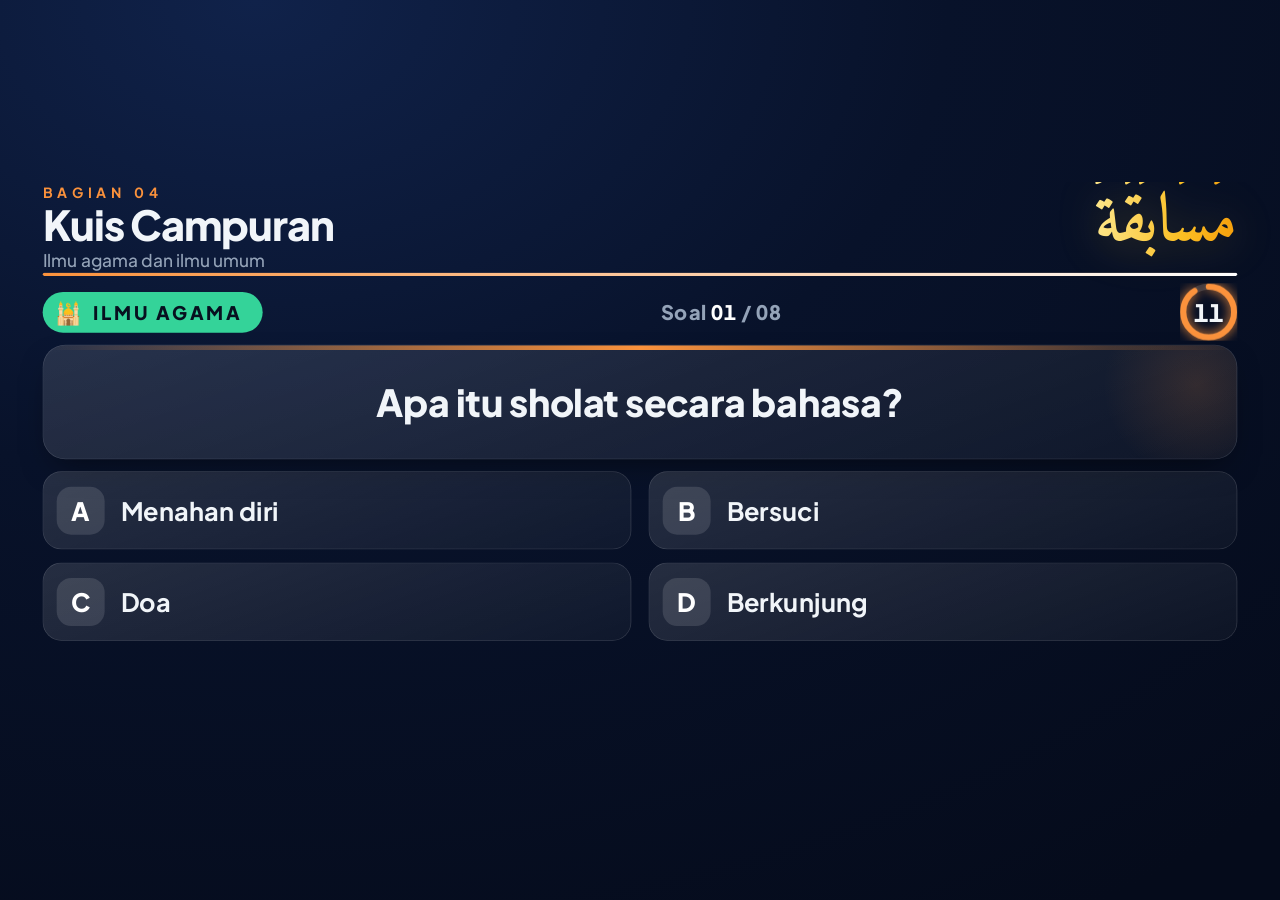
<file: bagian/4-kuis.html>
<!doctype html>
<html lang="id">
  <head>
    <meta charset="UTF-8" />
    <title>Kuis Campuran</title>
    <link rel="stylesheet" href="../aset/bagian.css" />
    <style>
      .area {
        --accent: #fb923c;
      }
      .area.out > * {
        animation: keluar 0.6s cubic-bezier(0.5, 0, 0.8, 0.3) forwards;
      }

      /* baris atas */
      .atas {
        position: absolute;
        left: 0;
        right: 0;
        top: 0;
        height: 70px;
        display: flex;
        align-items: center;
        justify-content: space-between;
        animation: masuk 0.8s cubic-bezier(0.2, 0.9, 0.25, 1) backwards;
      }
      .lencana {
        display: inline-flex;
        align-items: center;
        gap: 14px;
        padding: 10px 30px 10px 18px;
        border-radius: 44px;
        font-size: 28px;
        font-weight: 800;
        letter-spacing: 0.14em;
        text-transform: uppercase;
        color: #07101f;
        background: var(--k);
      }
      .lencana b {
        font-size: 32px;
        font-weight: 400;
      }
      .nomor {
        font-size: 30px;
        font-weight: 800;
        color: var(--mut);
        font-variant-numeric: tabular-nums;
        letter-spacing: 0.04em;
      }
      .nomor em {
        font-style: normal;
        color: #fff;
      }
      .timer {
        position: relative;
        width: 86px;
        height: 86px;
      }
      .timer svg {
        width: 86px;
        height: 86px;
        transform: rotate(-90deg);
      }
      .timer circle {
        fill: none;
        stroke-width: 9;
      }
      .timer .dasar {
        stroke: rgba(255, 255, 255, 0.14);
      }
      .timer .isi {
        stroke: var(--accent);
        stroke-linecap: round;
        stroke-dasharray: 238.76;
        stroke-dashoffset: 0;
        filter: drop-shadow(0 0 8px var(--accent));
      }
      .timer span {
        position: absolute;
        inset: 0;
        display: grid;
        place-items: center;
        font-size: 36px;
        font-weight: 800;
        font-variant-numeric: tabular-nums;
      }
      .timer.habis .isi {
        stroke: #34d399;
      }

      /* soal */
      .soal {
        position: absolute;
        left: 0;
        right: 0;
        top: 84px;
        height: 172px;
        display: flex;
        align-items: center;
        justify-content: center;
        padding: 0 60px;
        text-align: center;
        font-size: 56px;
        line-height: 1.25;
        font-weight: 800;
        letter-spacing: -0.8px;
        animation: masuk 0.9s 0.1s cubic-bezier(0.2, 0.9, 0.25, 1) backwards;
      }

      /* pilihan */
      .pilihan {
        position: absolute;
        left: 0;
        right: 0;
        top: 274px;
        height: 254px;
        display: grid;
        grid-template-columns: 1fr 1fr;
        grid-template-rows: 1fr 1fr;
        gap: 20px 26px;
      }
      .op {
        display: flex;
        align-items: center;
        gap: 24px;
        padding: 0 28px 0 20px;
        border-radius: 28px;
        background: linear-gradient(
          160deg,
          rgba(255, 255, 255, 0.12),
          rgba(255, 255, 255, 0.035)
        );
        border: 1.5px solid rgba(255, 255, 255, 0.14);
        transition:
          transform 0.6s cubic-bezier(0.2, 0.8, 0.2, 1),
          opacity 0.6s,
          box-shadow 0.6s,
          background 0.6s,
          border-color 0.6s;
        animation: masuk 0.8s cubic-bezier(0.2, 0.9, 0.25, 1) backwards;
        animation-delay: calc(var(--i) * 0.12s + 0.5s);
      }
      .op-huruf {
        flex: none;
        width: 72px;
        height: 72px;
        border-radius: 22px;
        display: grid;
        place-items: center;
        font-size: 38px;
        font-weight: 800;
        background: rgba(255, 255, 255, 0.12);
        color: #fff;
        transition: all 0.5s;
      }
      .op-teks {
        font-size: 38px;
        font-weight: 700;
        line-height: 1.15;
      }
      .op-tanda {
        margin-left: auto;
        font-size: 44px;
        opacity: 0;
        transform: scale(0.4);
        transition: all 0.5s;
      }
      .pilihan.buka .op:not(.benar) {
        opacity: 0.38;
        transform: scale(0.97);
      }
      .op.benar {
        background: linear-gradient(
          160deg,
          rgba(52, 211, 153, 0.4),
          rgba(52, 211, 153, 0.12)
        );
        border-color: #34d399;
        box-shadow:
          0 0 0 2px #34d399,
          0 24px 70px -18px #34d399;
        transform: scale(1.03);
      }
      .op.benar .op-huruf {
        background: #34d399;
        color: #04140d;
      }
      .op.benar .op-tanda {
        opacity: 1;
        transform: none;
      }

      /* penjelasan */
      .jawab {
        position: absolute;
        left: 0;
        right: 0;
        top: 548px;
        height: 88px;
        display: flex;
        align-items: center;
        gap: 24px;
        padding: 0 36px;
        border-radius: 28px;
        background: rgba(52, 211, 153, 0.14);
        border: 1.5px solid rgba(52, 211, 153, 0.5);
        opacity: 0;
        transform: translateY(26px);
        transition: all 0.6s cubic-bezier(0.2, 0.9, 0.25, 1);
      }
      .jawab.tampil {
        opacity: 1;
        transform: none;
      }
      .jawab-ikon {
        flex: none;
        font-size: 44px;
      }
      .jawab b {
        display: block;
        font-size: 20px;
        letter-spacing: 0.26em;
        text-transform: uppercase;
        color: #34d399;
        margin-bottom: 2px;
      }
      .jawab span {
        font-size: 27px;
        line-height: 1.28;
        font-weight: 600;
      }
    </style>
  </head>
  <body>
    <section class="title" id="title">
      <div>
        <div class="kicker" id="kicker"></div>
        <h1 id="tTitle"></h1>
        <p id="tSub"></p>
      </div>
      <div class="t-ar" id="tAr" lang="ar" dir="rtl"></div>
    </section>
    <div class="progress"><i id="bar"></i></div>
    <main class="area" id="area"></main>

    <script src="../aset/bagian.js"></script>
    <script>
      /* =====================================================================
   KUIS CAMPURAN: ILMU AGAMA + ILMU UMUM
   Cara update: ubah / tambah / hapus blok { ... } di DATA di bawah ini.
     kategori  : 'agama' atau 'umum'
     soal      : teks pertanyaan (usahakan maks. ±90 karakter)
     pilihan   : tepat 4 pilihan jawaban (urutan A, B, C, D)
     benar     : nomor jawaban yang benar -> 0 = A, 1 = B, 2 = C, 3 = D
     penjelasan: satu kalimat penjelasan (tampil setelah jawaban dibuka)
   Contoh di bawah hanyalah contoh — silakan ganti sesuai kebutuhan.
   ===================================================================== */
      const WAKTU_SOAL = 12; // detik untuk berpikir sebelum jawaban dibuka
      const WAKTU_JAWABAN = 7; // detik jawaban + penjelasan ditampilkan

      const DATA = [
        {
          kategori: "agama",
          soal: "Apa itu sholat secara bahasa?",
          pilihan: ["Menahan diri", "Bersuci", "Doa", "Berkunjung"],
          benar: 2,
          penjelasan:
            "Sholat berarti doa. Secara istilah: ibadah berupa ucapan dan gerakan, diawali takbir dan diakhiri salam.",
        },

        {
          kategori: "agama",
          soal: "Apa itu puasa secara bahasa?",
          pilihan: ["Doa", "Menahan diri", "Bersedekah", "Berserah diri"],
          benar: 1,
          penjelasan: "Puasa (shaum) secara bahasa berarti menahan diri.",
        },

        {
          kategori: "agama",
          soal: "Apa itu puasa secara istilah?",
          pilihan: [
            "Tidak berbicara selama sehari penuh",
            "Tidak makan dan minum siang dan malam",
            "Tidak makan dan minum sampai waktu Dzuhur",
            "Menahan pembatal puasa dari fajar sampai maghrib",
          ],
          benar: 3,
          penjelasan:
            "Puasa menurut istilah: menahan diri dari pembatalnya sejak fajar hingga matahari terbenam, dengan niat karena Allah.",
        },

        {
          kategori: "agama",
          soal: "Apa hukum berhaji?",
          pilihan: [
            "Wajib sekali seumur hidup bagi yang mampu",
            "Sunnah bagi setiap muslim",
            "Wajib setiap tahun bagi yang mampu",
            "Mubah (boleh dilakukan atau ditinggalkan)",
          ],
          benar: 0,
          penjelasan:
            "Haji adalah rukun Islam kelima, wajib sekali seumur hidup bagi yang mampu (QS. Ali Imran: 97).",
        },

        {
          kategori: "umum",
          soal: "Bulan apa yang memiliki 28 hari?",
          pilihan: [
            "Hanya bulan Februari",
            "Semua bulan",
            "Hanya bulan Januari",
            "Tidak ada satu pun",
          ],
          benar: 1,
          penjelasan:
            "Semua bulan memiliki 28 hari atau lebih. Yang “hanya” 28 hari adalah Februari pada tahun biasa (bukan kabisat).",
        },

        {
          kategori: "umum",
          soal: "Apa itu internet?",
          pilihan: [
            "Program untuk menulis dokumen",
            "Alat untuk menyimpan data di komputer",
            "Jaringan global penghubung komputer sedunia",
            "Aplikasi khusus untuk mengirim pesan",
          ],
          benar: 2,
          penjelasan:
            "Internet (interconnection networking): jaringan global yang menghubungkan jutaan perangkat untuk bertukar data.",
        },

        {
          kategori: "umum",
          soal: "Apa itu website?",
          pilihan: [
            "Kabel yang menghubungkan seluruh dunia",
            "Perangkat keras untuk menyimpan data",
            "Program untuk mengetik dokumen",
            "Kumpulan halaman web yang dibuka lewat browser",
          ],
          benar: 3,
          penjelasan:
            "Website adalah kumpulan halaman web beralamat URL yang dibuka lewat browser. Internet jaringannya, website isinya.",
        },

        {
          kategori: "umum",
          soal: "Apa itu komputer?",
          pilihan: [
            "Mesin elektronik yang mengolah data jadi informasi",
            "Alat tulis untuk menggambar",
            "Jaringan yang menghubungkan dunia",
            "Kumpulan halaman web",
          ],
          benar: 0,
          penjelasan:
            "Komputer menerima data (input), memprosesnya, menyimpannya, lalu menghasilkan informasi (output).",
        },
      ];
      /* ---------------- kode tampilan (tidak perlu diubah) ---------------- */
      const { $, esc, pad, wait } = Mading;
      Mading.init({ warna: "#fb923c", judul: "Kuis" });
      const KAT = {
        agama: { nama: "Ilmu Agama", ikon: "🕌", warna: "#34d399" },
        umum: { nama: "Ilmu Umum", ikon: "🌍", warna: "#38bdf8" },
      };
      const HURUF = ["A", "B", "C", "D"];
      const KELILING = 238.76;

      Mading.mulai(async () => {
        Mading.judul({
          kicker: "Bagian 04",
          judul: "Kuis Campuran",
          sub: "Ilmu agama dan ilmu umum",
          arab: "مُسَابَقَةٌ",
        });
        Mading.bar(DATA.length * (WAKTU_SOAL + WAKTU_JAWABAN) * 1000);
        const area = $("area");

        for (let i = 0; i < DATA.length; i++) {
          const d = DATA[i],
            k = KAT[d.kategori] || KAT.umum;
          area.classList.remove("out");
          area.innerHTML = `
      <div class="atas">
        <div class="lencana" style="--k:${k.warna}"><b>${k.ikon}</b>${k.nama}</div>
        <div class="nomor">Soal <em>${pad(i + 1)}</em> / ${pad(DATA.length)}</div>
        <div class="timer" id="timer">
          <svg viewBox="0 0 86 86"><circle class="dasar" cx="43" cy="43" r="38"/><circle class="isi" id="isi" cx="43" cy="43" r="38"/></svg>
          <span id="detik">${WAKTU_SOAL}</span>
        </div>
      </div>
      <div class="kartu soal">${esc(d.soal)}</div>
      <div class="pilihan" id="pilihan">
        ${d.pilihan
          .map(
            (p, j) => `
          <div class="op" style="--i:${j}" id="op${j}">
            <div class="op-huruf">${HURUF[j]}</div>
            <div class="op-teks">${esc(p)}</div>
            <div class="op-tanda">✅</div>
          </div>`,
          )
          .join("")}
      </div>
      <div class="jawab" id="jawab">
        <div class="jawab-ikon">🎯</div>
        <div><b>Jawaban: ${HURUF[d.benar]}. ${esc(d.pilihan[d.benar])}</b><span>${esc(d.penjelasan)}</span></div>
      </div>`;

          /* hitung mundur */
          const isi = $("isi"),
            detik = $("detik");
          const t0 = Date.now(),
            total = WAKTU_SOAL * 1000;
          await new Promise((res) => {
            const iv = setInterval(() => {
              const sisa = Math.max(0, total - (Date.now() - t0));
              isi.style.strokeDashoffset = KELILING * (1 - sisa / total);
              detik.textContent = Math.ceil(sisa / 1000);
              if (sisa <= 0) {
                clearInterval(iv);
                res();
              }
            }, 100);
          });

          /* buka jawaban */
          $("timer").classList.add("habis");
          detik.textContent = "✓";
          $("pilihan").classList.add("buka");
          $("op" + d.benar).classList.add("benar");
          $("jawab").classList.add("tampil");
          await wait(WAKTU_JAWABAN * 1000 - 700);
          area.classList.add("out");
          await wait(700);
        }
        Mading.selesai();
      });
    </script>
  </body>
</html>
</file>
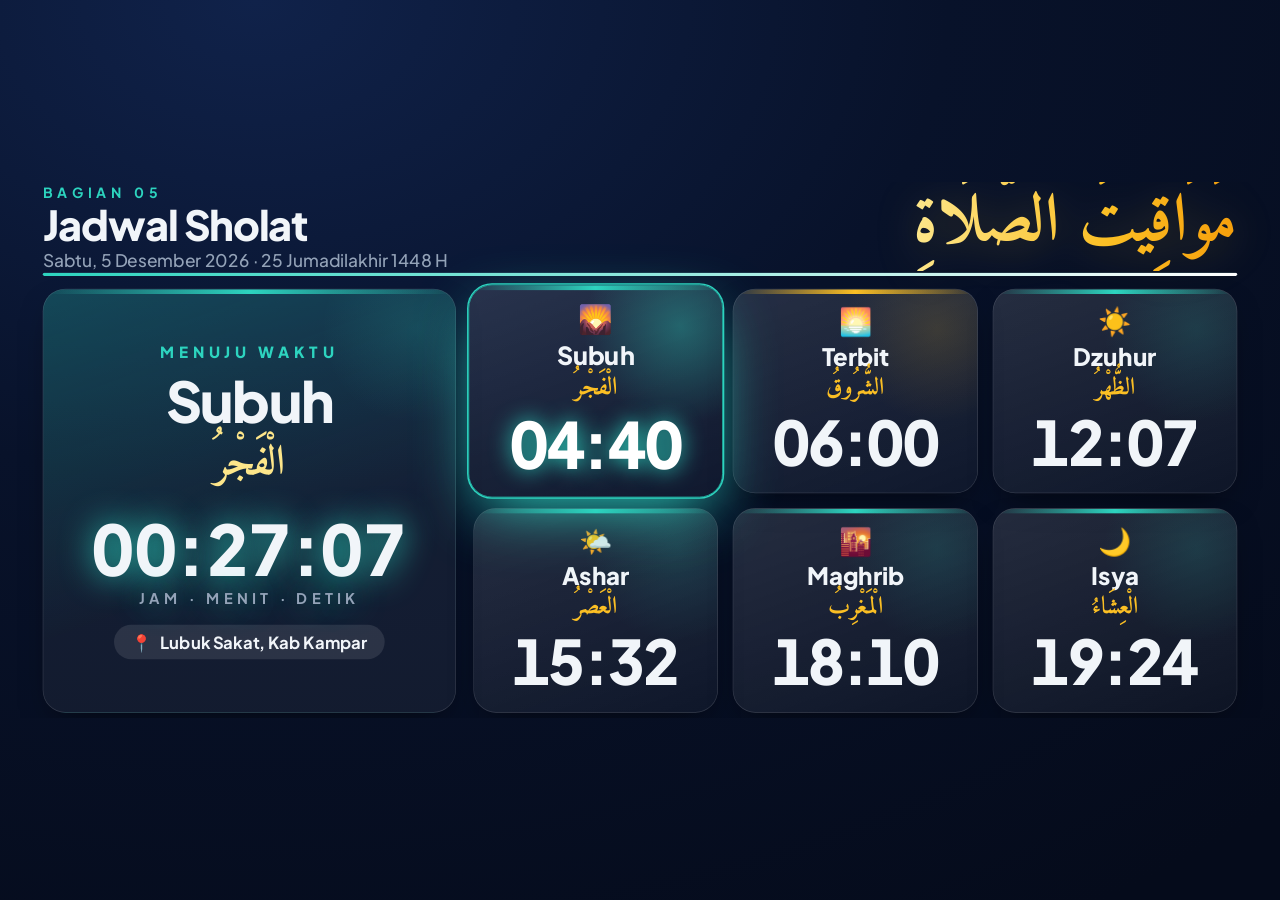
<file: bagian/5-jadwal-sholat.html>
<!doctype html>
<html lang="id">
  <head>
    <meta charset="UTF-8" />
    <title>Jadwal Sholat</title>
    <link rel="stylesheet" href="../aset/bagian.css" />
    <style>
      .area {
        display: grid;
        grid-template-columns: 620px 1fr;
        gap: 26px;
        --accent: #2dd4bf;
      }
      .area > * {
        animation: masuk 1s cubic-bezier(0.2, 0.9, 0.25, 1) backwards;
      }
      .area.out > * {
        animation: keluar 0.6s cubic-bezier(0.5, 0, 0.8, 0.3) forwards;
      }

      /* kartu hitung mundur */
      .menuju {
        padding: 34px 36px;
        display: flex;
        flex-direction: column;
        justify-content: center;
        align-items: center;
        text-align: center;
        gap: 6px;
        background: linear-gradient(
          160deg,
          rgba(45, 212, 191, 0.26),
          rgba(255, 255, 255, 0.05) 62%
        );
      }
      .menuju .lbl {
        font-size: 23px;
        font-weight: 800;
        letter-spacing: 0.3em;
        text-transform: uppercase;
        color: var(--accent);
      }
      .menuju .nama {
        font-size: 84px;
        font-weight: 800;
        letter-spacing: -2px;
        line-height: 1.1;
        margin-top: 6px;
      }
      .menuju .nama-ar {
        font-family: "Amiri", "Noto Naskh Arabic", serif;
        font-size: 62px;
        line-height: 1.4;
        color: #fde68a;
        font-weight: 700;
      }
      .menuju .hitung {
        font-size: 104px;
        font-weight: 800;
        font-variant-numeric: tabular-nums;
        letter-spacing: 0.02em;
        margin-top: 10px;
        text-shadow: 0 0 50px var(--accent);
      }
      .menuju .hitung small {
        display: block;
        font-size: 22px;
        letter-spacing: 0.3em;
        color: var(--mut);
        font-weight: 700;
        margin-top: -4px;
      }
      .menuju .lokasi {
        margin-top: 20px;
        display: inline-flex;
        align-items: center;
        gap: 12px;
        padding: 10px 26px;
        border-radius: 40px;
        background: rgba(255, 255, 255, 0.1);
        font-size: 25px;
        font-weight: 700;
      }

      /* kartu waktu */
      .waktu {
        display: grid;
        grid-template-columns: repeat(3, 1fr);
        grid-template-rows: 1fr 1fr;
        gap: 22px;
      }
      .w {
        padding: 20px 12px 18px;
        display: flex;
        flex-direction: column;
        align-items: center;
        justify-content: center;
        gap: 2px;
        text-align: center;
        transition:
          opacity 0.6s,
          transform 0.6s,
          box-shadow 0.6s,
          border-color 0.6s;
        animation: masuk 0.9s cubic-bezier(0.2, 0.9, 0.25, 1) backwards;
        animation-delay: calc(var(--i) * 0.1s + 0.35s);
      }
      .w-ikon {
        font-size: 40px;
        line-height: 1;
        font-family:
          "Segoe UI Emoji", "Apple Color Emoji", "Noto Color Emoji", sans-serif;
      }
      .w-nama {
        font-size: 36px;
        font-weight: 800;
        margin-top: 6px;
      }
      .w-ar {
        font-family: "Amiri", "Noto Naskh Arabic", serif;
        font-size: 36px;
        line-height: 1.35;
        color: var(--gold);
        font-weight: 700;
      }
      .w-jam {
        font-size: 92px;
        font-weight: 800;
        line-height: 1.08;
        font-variant-numeric: tabular-nums;
        letter-spacing: -2px;
        margin-top: 2px;
      }
      .w.lewat {
        opacity: 0.45;
      }
      .w.lewat .w-jam {
        color: #94a3b8;
      }
      .w.berikut {
        transform: scale(1.04);
        border-color: var(--accent);
        box-shadow:
          0 0 0 2px var(--accent),
          0 30px 90px -20px var(--accent);
        z-index: 2;
        animation:
          masuk 0.9s cubic-bezier(0.2, 0.9, 0.25, 1) backwards,
          denyut 2.4s 1.6s ease-in-out infinite;
      }
      .w.berikut .w-jam {
        color: #fff;
        text-shadow: 0 0 30px var(--accent);
      }
      .w.berikut::after {
        opacity: 0.35;
      }
      .w.terbit {
        --c: #fbbf24;
      }
      @keyframes denyut {
        50% {
          box-shadow:
            0 0 0 2px var(--accent),
            0 30px 120px -10px var(--accent);
        }
      }
    </style>
  </head>
  <body>
    <section class="title" id="title">
      <div>
        <div class="kicker" id="kicker"></div>
        <h1 id="tTitle"></h1>
        <p id="tSub"></p>
      </div>
      <div class="t-ar" id="tAr" lang="ar" dir="rtl"></div>
    </section>
    <div class="progress"><i id="bar"></i></div>
    <main class="area" id="area">
      <article class="kartu menuju">
        <div class="lbl">Menuju waktu</div>
        <div class="nama" id="mNama">—</div>
        <div class="nama-ar" id="mAr" lang="ar" dir="rtl"></div>
        <div class="hitung" id="mHitung">
          00:00:00<small>JAM · MENIT · DETIK</small>
        </div>
        <div class="lokasi">📍 <span id="mLokasi"></span></div>
      </article>
      <div class="waktu" id="waktu"></div>
    </main>

    <script src="../aset/bagian.js"></script>
    <script>
      /* =====================================================================
   JADWAL SHOLAT
   Waktu dihitung OTOMATIS dari koordinat lokasi (tanpa internet), memakai
   metode Kemenag RI (Subuh 20°, Isya 18°, ihtiyati +2 menit). Tidak perlu
   di-update harian. Jadwal resmi bisa berbeda 1–2 menit.

   Bila ingin memakai jadwal resmi/manual untuk tanggal tertentu, isi MANUAL
   dengan format 'TAHUN-BULAN-TANGGAL' seperti contoh. Tanggal yang tidak
   diisi tetap dihitung otomatis.
   ===================================================================== */
      const LOKASI = {
        nama: "Lubuk Sakat, Kab Kampar",
        lat: 0.3522223135170822,
        lon: 101.43013344239084,
        zona: 7,
      }; // zona 7 = WIB
      const DURASI = 20; // detik section ini tampil
      const HIJRI_GESER = 0; // geser tanggal Hijriah: -1, 0, atau +1 hari

      /* koreksi menit per waktu (bisa negatif), mis. subuh:+1 */
      const KOREKSI = {
        subuh: 0,
        terbit: 0,
        dzuhur: 0,
        ashar: 0,
        maghrib: 0,
        isya: 0,
      };

      /* jadwal manual (opsional). Contoh:
const MANUAL = {
  '2026-11-03': { subuh:'04:02', terbit:'05:17', dzuhur:'11:24', ashar:'14:42', maghrib:'17:32', isya:'18:43' }
};
*/
      const MANUAL = {};

      /* ---------------- perhitungan waktu sholat (tidak perlu diubah) ---------------- */
      const dtr = Math.PI / 180;
      const sin = (d) => Math.sin(d * dtr),
        cos = (d) => Math.cos(d * dtr),
        tan = (d) => Math.tan(d * dtr);
      const arcsin = (x) => Math.asin(x) / dtr,
        arccos = (x) => Math.acos(x) / dtr,
        arctan2 = (y, x) => Math.atan2(y, x) / dtr,
        arccot = (x) => Math.atan(1 / x) / dtr;
      const fix = (a, b) => {
        a = a - b * Math.floor(a / b);
        return a < 0 ? a + b : a;
      };
      const IHTIYATI = 2;

      function julian(y, m, d) {
        if (m <= 2) {
          y -= 1;
          m += 12;
        }
        const A = Math.floor(y / 100),
          B = 2 - A + Math.floor(A / 4);
        return (
          Math.floor(365.25 * (y + 4716)) +
          Math.floor(30.6001 * (m + 1)) +
          d +
          B -
          1524.5
        );
      }
      function hitung(tgl) {
        const lat = LOKASI.lat,
          lon = LOKASI.lon;
        const jd =
          julian(tgl.getFullYear(), tgl.getMonth() + 1, tgl.getDate()) -
          lon / (15 * 24);
        const posisi = (j) => {
          const D = j - 2451545.0,
            g = fix(357.529 + 0.98560028 * D, 360),
            q = fix(280.459 + 0.98564736 * D, 360);
          const L = fix(q + 1.915 * sin(g) + 0.02 * sin(2 * g), 360),
            e = 23.439 - 0.00000036 * D;
          const RA = arctan2(cos(e) * sin(L), cos(L)) / 15;
          return { decl: arcsin(sin(e) * sin(L)), eqt: q / 15 - fix(RA, 24) };
        };
        const tengah = (t) => fix(12 - posisi(jd + t).eqt, 24);
        const sudut = (a, t, ccw) => {
          const decl = posisi(jd + t).decl,
            noon = tengah(t);
          const h =
            (1 / 15) *
            arccos((-sin(a) - sin(decl) * sin(lat)) / (cos(decl) * cos(lat)));
          return noon + (ccw ? -h : h);
        };
        const asar = (f, t) => {
          const decl = posisi(jd + t).decl;
          return sudut(-arccot(f + tan(Math.abs(lat - decl))), t, false);
        };
        const geser = LOKASI.zona - lon / 15;
        const jam = {
          subuh: sudut(20, 5 / 24, true) + geser,
          terbit: sudut(0.833, 6 / 24, true) + geser,
          dzuhur: tengah(12 / 24) + geser,
          ashar: asar(1, 13 / 24) + geser,
          maghrib: sudut(0.833, 18 / 24, false) + geser,
          isya: sudut(18, 18 / 24, false) + geser,
        };
        const menit = {};
        for (const k in jam) {
          const ih = k === "terbit" ? -IHTIYATI : IHTIYATI;
          menit[k] = Math.round(jam[k] * 60 + ih + (KOREKSI[k] || 0));
        }
        return menit;
      }
      const kunci = (d) =>
        d.getFullYear() +
        "-" +
        String(d.getMonth() + 1).padStart(2, "0") +
        "-" +
        String(d.getDate()).padStart(2, "0");
      function jadwal(tgl) {
        const m = MANUAL[kunci(tgl)];
        if (m) {
          const out = {};
          for (const k in m) {
            const [h, mm] = m[k].split(":").map(Number);
            out[k] = h * 60 + mm;
          }
          const auto = hitung(tgl);
          for (const k in auto) if (!(k in out)) out[k] = auto[k];
          return out;
        }
        return hitung(tgl);
      }

      /* ---------------- tampilan ---------------- */
      const { $, pad, wait } = Mading;
      Mading.init({ warna: "#2dd4bf", judul: "Jadwal Sholat" });

      const WAKTU = [
        {
          k: "subuh",
          nama: "Subuh",
          ar: "الْفَجْرُ",
          ikon: "🌄",
          sholat: true,
        },
        {
          k: "terbit",
          nama: "Terbit",
          ar: "الشُّرُوقُ",
          ikon: "🌅",
          sholat: false,
        },
        {
          k: "dzuhur",
          nama: "Dzuhur",
          ar: "الظُّهْرُ",
          ikon: "☀️",
          sholat: true,
        },
        {
          k: "ashar",
          nama: "Ashar",
          ar: "الْعَصْرُ",
          ikon: "🌤️",
          sholat: true,
        },
        {
          k: "maghrib",
          nama: "Maghrib",
          ar: "الْمَغْرِبُ",
          ikon: "🌇",
          sholat: true,
        },
        { k: "isya", nama: "Isya", ar: "الْعِشَاءُ", ikon: "🌙", sholat: true },
      ];
      const fmt = (m) => pad(Math.floor(m / 60) % 24) + ":" + pad(m % 60);

      function tanggalHijri(d) {
        try {
          const x = new Date(d.getTime() + HIJRI_GESER * 86400000);
          const t = new Intl.DateTimeFormat("id-ID-u-ca-islamic-umalqura", {
            day: "numeric",
            month: "long",
            year: "numeric",
          }).format(x);
          return t.replace(/\s*H$/, "") + " H"; // pastikan hanya ada satu "H"
        } catch (e) {
          return "";
        }
      }

      function render() {
        const now = new Date();
        const hari = jadwal(now);
        const dtk =
          now.getHours() * 3600 + now.getMinutes() * 60 + now.getSeconds();

        /* waktu sholat berikutnya (hanya 5 sholat, terbit tidak dihitung mundur) */
        let berikut = WAKTU.find((w) => w.sholat && hari[w.k] * 60 > dtk);
        let target;
        if (berikut) {
          target = hari[berikut.k] * 60;
        } else {
          berikut = WAKTU[0];
          const besok = new Date(
            now.getFullYear(),
            now.getMonth(),
            now.getDate() + 1,
          );
          target = 86400 + jadwal(besok)[berikut.k] * 60;
        }
        const sisa = Math.max(0, target - dtk);
        $("mNama").textContent = berikut.nama;
        $("mAr").textContent = berikut.ar;
        $("mHitung").firstChild.nodeValue =
          pad(Math.floor(sisa / 3600)) +
          ":" +
          pad(Math.floor((sisa % 3600) / 60)) +
          ":" +
          pad(sisa % 60);

        document.querySelectorAll(".w").forEach((el) => {
          const k = el.dataset.k,
            w = WAKTU.find((x) => x.k === k);
          el.classList.toggle("berikut", w === berikut && target < 86400);
          el.classList.toggle("lewat", hari[k] * 60 <= dtk);
        });
        /* setelah Isya: semua lewat, sorot Subuh besok */
        if (target >= 86400)
          document.querySelector('.w[data-k="subuh"]').classList.add("berikut");
      }

      Mading.mulai(async () => {
        const now = new Date();
        const hari = jadwal(now);
        const tglM = now.toLocaleDateString("id-ID", {
          weekday: "long",
          day: "numeric",
          month: "long",
          year: "numeric",
        });
        const tglH = tanggalHijri(now);
        Mading.judul({
          kicker: "Bagian 05",
          judul: "Jadwal Sholat",
          sub: tglM + (tglH ? "  ·  " + tglH : ""),
          arab: "مَوَاقِيتُ الصَّلَاةِ",
        });
        Mading.bar(DURASI * 1000);
        $("mLokasi").textContent = LOKASI.nama;

        $("waktu").innerHTML = WAKTU.map(
          (w, i) => `
    <article class="kartu w ${w.sholat ? "" : "terbit"}" data-k="${w.k}" style="--i:${i}">
      <div class="w-ikon">${w.ikon}</div>
      <div class="w-nama">${w.k === "dzuhur" && now.getDay() === 5 ? "Dzuhur (Jum’at)" : w.nama}</div>
      <div class="w-ar" lang="ar" dir="rtl">${w.ar}</div>
      <div class="w-jam">${fmt(hari[w.k])}</div>
    </article>`,
        ).join("");

        render();
        const iv = setInterval(render, 1000);
        await wait(DURASI * 1000 - 700);
        $("area").classList.add("out");
        $("title").classList.add("out");
        await wait(700);
        clearInterval(iv);
        Mading.selesai();
      });
    </script>
  </body>
</html>
</file>
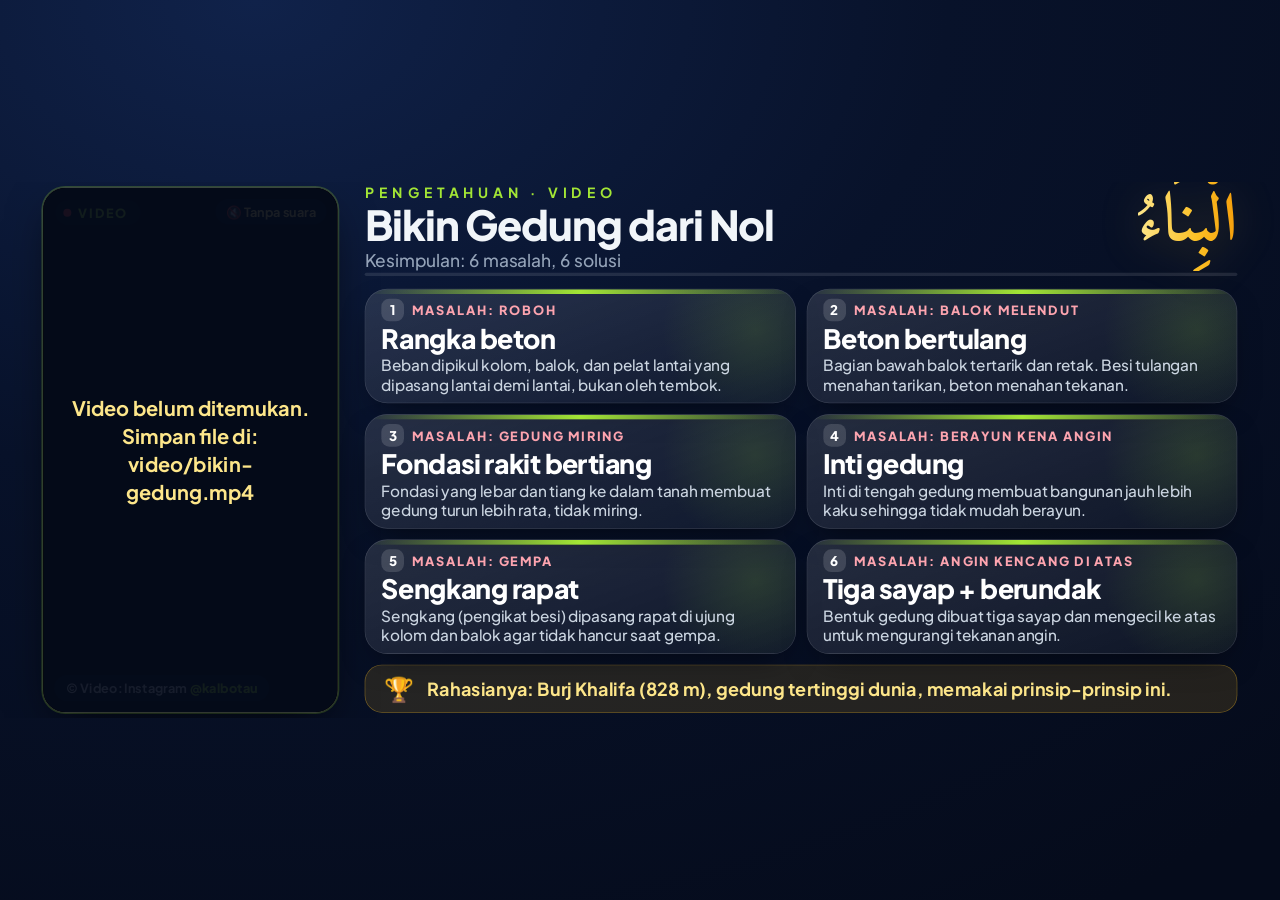
<file: bagian/6-video-pengetahuan.html>
<!doctype html>
<html lang="id">
  <head>
    <meta charset="UTF-8" />
    <title>Video Pengetahuan</title>
    <link rel="stylesheet" href="../aset/bagian.css" />
    <style>
      :root {
        --accent: #a3e635;
      }

      /* ===== video (portrait, kiri) ===== */
      .vkotak {
        position: absolute;
        left: 64px;
        top: 8px;
        width: 443px;
        height: 788px;
        border-radius: 34px;
        overflow: hidden;
        background: #000;
        border: 1.5px solid rgba(255, 255, 255, 0.2);
        box-shadow:
          0 24px 70px -20px rgba(0, 0, 0, 0.75),
          0 0 0 2px rgba(163, 230, 53, 0.25);
        animation: masuk 1s cubic-bezier(0.2, 0.9, 0.25, 1) backwards;
      }
      .vkotak video {
        display: block;
        width: 100%;
        height: 100%;
        object-fit: contain;
        background: #000;
      }
      .vkotak .pesan {
        white-space: pre-line;
        position: absolute;
        inset: 0;
        display: none;
        align-items: center;
        justify-content: center;
        text-align: center;
        padding: 40px;
        font-size: 30px;
        font-weight: 700;
        line-height: 1.4;
        color: #fde68a;
        background: rgba(5, 11, 27, 0.92);
      }
      .vkotak.galat .pesan {
        display: flex;
      }
      .vkotak .lencana {
        position: absolute;
        left: 18px;
        top: 18px;
        display: inline-flex;
        align-items: center;
        gap: 10px;
        padding: 7px 18px 7px 12px;
        border-radius: 30px;
        background: rgba(5, 11, 27, 0.72);
        font-size: 19px;
        font-weight: 800;
        letter-spacing: 0.16em;
        text-transform: uppercase;
        color: var(--accent);
      }
      .vkotak .kredit {
        position: absolute;
        left: 16px;
        bottom: 16px;
        max-width: calc(100% - 32px);
        padding: 8px 18px;
        border-radius: 30px;
        background: rgba(5, 11, 27, 0.78);
        font-size: 19px;
        font-weight: 700;
        color: #e2e8f0;
        letter-spacing: 0.01em;
        white-space: nowrap;
      }
      .vkotak .kredit b {
        color: var(--accent);
        font-weight: 800;
      }
      .vkotak .suara {
        position: absolute;
        right: 16px;
        top: 16px;
        padding: 7px 16px;
        border-radius: 30px;
        background: rgba(5, 11, 27, 0.78);
        font-size: 19px;
        font-weight: 700;
        color: #fde68a;
        display: none;
      }
      .vkotak .suara.tampil {
        display: block;
      }
      .vkotak .lencana i {
        width: 12px;
        height: 12px;
        border-radius: 50%;
        background: #ef4444;
        animation: blink 1.2s ease-in-out infinite;
      }

      /* ===== kolom kanan: judul + kesimpulan ===== */
      .kanan {
        position: absolute;
        left: 547px;
        right: 64px;
        top: 0;
        bottom: 0;
      }
      .kanan .title {
        left: 0;
        right: 0;
      }
      .kanan .progress {
        left: 0;
        right: 0;
      }
      .kanan .progress i {
        transition: width 0.35s linear;
      }
      .kanan .area {
        left: 0;
        right: 0;
      }

      #grid {
        display: grid;
        grid-template-columns: 1fr 1fr;
        grid-template-rows: repeat(var(--baris, 3), 1fr) auto;
        gap: 16px;
      }
      .area.out > * {
        animation: keluar 0.6s cubic-bezier(0.5, 0, 0.8, 0.3) forwards;
      }

      .lg {
        padding: 18px 24px 16px;
        display: flex;
        flex-direction: column;
        justify-content: center;
        gap: 3px;
        --c: #a3e635;
        transition:
          opacity 0.6s,
          transform 0.6s,
          box-shadow 0.6s,
          border-color 0.6s,
          background 0.6s;
        animation: masuk 0.9s cubic-bezier(0.2, 0.9, 0.25, 1) backwards;
        animation-delay: calc(var(--i) * 0.12s + 0.4s);
      }
      .lg-chip {
        display: flex;
        align-items: center;
        gap: 12px;
        font-size: 19px;
        font-weight: 800;
        letter-spacing: 0.14em;
        text-transform: uppercase;
        color: #fda4af;
      }
      .lg-no {
        flex: none;
        width: 34px;
        height: 34px;
        border-radius: 12px;
        display: grid;
        place-items: center;
        background: rgba(255, 255, 255, 0.14);
        color: #fff;
        font-size: 20px;
        letter-spacing: 0;
        transition: all 0.5s;
      }
      .lg-solusi {
        font-size: 40px;
        font-weight: 800;
        letter-spacing: -0.8px;
        line-height: 1.12;
        color: #fff;
        transition: color 0.5s;
      }
      .lg-isi {
        font-size: 23px;
        line-height: 1.3;
        font-weight: 500;
        color: #cbd5e1;
      }
      .lg-cek {
        position: absolute;
        right: 18px;
        top: 16px;
        width: 40px;
        height: 40px;
        border-radius: 50%;
        display: grid;
        place-items: center;
        background: var(--c);
        color: #0b1020;
        font-size: 24px;
        font-weight: 800;
        opacity: 0;
        transform: scale(0.4);
        transition: all 0.5s;
      }

      .lg.selesai {
        opacity: 0.7;
      }
      .lg.selesai .lg-cek {
        opacity: 1;
        transform: none;
      }
      .lg.belum {
        opacity: 0.45;
      }
      .lg.aktif {
        transform: scale(1.025);
        border-color: var(--c);
        background: linear-gradient(
          160deg,
          rgba(163, 230, 53, 0.22),
          rgba(255, 255, 255, 0.05)
        );
        box-shadow:
          0 0 0 2px var(--c),
          0 26px 80px -20px var(--c);
        z-index: 2;
      }
      .lg.aktif .lg-no {
        background: var(--c);
        color: #0b1020;
      }
      .lg.aktif .lg-solusi {
        color: #ecfccb;
      }

      .penutup {
        grid-column: 1/-1;
        display: flex;
        align-items: center;
        gap: 20px;
        padding: 0 28px;
        height: 72px;
        border-radius: 26px;
        background: rgba(251, 191, 36, 0.12);
        border: 1.5px solid rgba(251, 191, 36, 0.4);
        font-size: 27px;
        font-weight: 700;
        color: #fde68a;
        transition: all 0.6s;
        animation: masuk 0.9s 1.4s cubic-bezier(0.2, 0.9, 0.25, 1) backwards;
      }
      .penutup b {
        font-size: 36px;
        font-weight: 400;
      }
      .penutup.aktif {
        background: rgba(251, 191, 36, 0.28);
        border-color: var(--gold);
        box-shadow: 0 0 0 2px var(--gold);
        color: #fff;
      }

      /* ===== mode ringan ===== */
      .ringan .vkotak {
        box-shadow: none;
      }
      .ringan .vkotak .lencana i {
        animation: none;
      }
      .ringan .lg.aktif {
        box-shadow: 0 0 0 3px var(--c) !important;
      }
      .ringan .penutup.aktif {
        box-shadow: 0 0 0 3px var(--gold);
      }
    </style>
  </head>
  <body>
    <div class="vkotak" id="vkotak">
      <video
        id="v"
        muted
        playsinline
        preload="auto"
        disablepictureinpicture
      ></video>
      <div class="lencana"><i></i>Video</div>
      <div class="suara" id="suara">🔇 Tanpa suara</div>
      <div class="kredit" id="kredit"></div>
      <div class="pesan" id="pesan"></div>
    </div>

    <div class="kanan">
      <section class="title" id="title">
        <div>
          <div class="kicker" id="kicker"></div>
          <h1 id="tTitle"></h1>
          <p id="tSub"></p>
        </div>
        <div class="t-ar" id="tAr" lang="ar" dir="rtl"></div>
      </section>
      <div class="progress"><i id="bar"></i></div>
      <main class="area" id="area">
        <div id="grid" style="height: 100%"></div>
      </main>
    </div>

    <script src="../aset/bagian.js"></script>
    <script>
      /* =====================================================================
   VIDEO ILMU PENGETAHUAN + KESIMPULAN
   Cara ganti isi (tiap ada video baru):
     1. Simpan videonya di folder  "video"  (sejajar dengan folder "bagian"),
        sebaiknya format MP4 (H.264) dan nama tanpa spasi.
     2. Ubah VIDEO, JUDUL, SUB, dan daftar LANGKAH di bawah ini.
   Video portrait (9:16) paling pas. Section selesai sendiri saat video habis.

   Tiap langkah kesimpulan:
     masalah : masalah / pertanyaan yang dibahas (singkat, maks. ±22 huruf)
     solusi  : jawaban / inti pelajaran (singkat)
     isi     : penjelasan 1–2 kalimat (maks. ±100 karakter)
     mulai   : detik video saat topik ini mulai dibahas (boleh dikosongkan
               di SEMUA langkah -> dibagi rata otomatis sepanjang video)
   Kartu langkah menyala sesuai bagian video yang sedang diputar.
   Isi di bawah dibuat dari tampilan video (bukan dari suaranya), jadi
   mohon diperiksa ulang oleh guru sebelum tayang.
   ===================================================================== */
      const VIDEO = "../video/bikin-gedung.mp4";
      const SUARA = true; // true = dengan suara; false = dibisukan. Bila browser memblokir suara otomatis, video tetap jalan
      // tanpa suara dan muncul tulisan "Tanpa suara" (lihat CARA-UPDATE / penjelasan izin suara)
      const VOLUME = 1; // 0 sampai 1 (1 = penuh). Volume TV tetap diatur dari remote TV
      const SUMBER = "© Video: Instagram <b>@kalbotau</b>"; // kredit pemilik video (tampil di atas video). Kosongkan '' bila tidak perlu
      const JUDUL = "Bikin Gedung dari Nol";
      const SUB = "Kesimpulan: 6 masalah, 6 solusi";
      const ARAB = "الْبِنَاءُ"; // tulisan Arab di kanan atas judul (boleh diganti)

      const LANGKAH = [
        {
          masalah: "Roboh",
          solusi: "Rangka beton",
          mulai: 2.5,
          isi: "Beban dipikul kolom, balok, dan pelat lantai yang dipasang lantai demi lantai, bukan oleh tembok.",
        },
        {
          masalah: "Balok melendut",
          solusi: "Beton bertulang",
          mulai: 17,
          isi: "Bagian bawah balok tertarik dan retak. Besi tulangan menahan tarikan, beton menahan tekanan.",
        },
        {
          masalah: "Gedung miring",
          solusi: "Fondasi rakit bertiang",
          mulai: 38,
          isi: "Fondasi yang lebar dan tiang ke dalam tanah membuat gedung turun lebih rata, tidak miring.",
        },
        {
          masalah: "Berayun kena angin",
          solusi: "Inti gedung",
          mulai: 56,
          isi: "Inti di tengah gedung membuat bangunan jauh lebih kaku sehingga tidak mudah berayun.",
        },
        {
          masalah: "Gempa",
          solusi: "Sengkang rapat",
          mulai: 71,
          isi: "Sengkang (pengikat besi) dipasang rapat di ujung kolom dan balok agar tidak hancur saat gempa.",
        },
        {
          masalah: "Angin kencang di atas",
          solusi: "Tiga sayap + berundak",
          mulai: 92,
          isi: "Bentuk gedung dibuat tiga sayap dan mengecil ke atas untuk mengurangi tekanan angin.",
        },
      ];
      /* kalimat penutup (hapus isinya '' bila tidak diperlukan) */
      const PENUTUP = {
        ikon: "🏆",
        isi: "Rahasianya: Burj Khalifa (828 m), gedung tertinggi dunia, memakai prinsip-prinsip ini.",
        mulai: 119,
      };

      /* ---------------- kode tampilan (tidak perlu diubah) ---------------- */
      const { $, esc, wait } = Mading;
      Mading.init({ warna: "#a3e635", judul: "Video Pengetahuan" });

      Mading.mulai(async () => {
        Mading.judul({
          kicker: "Pengetahuan · Video",
          judul: JUDUL,
          sub: SUB,
          arab: ARAB,
        });
        const v = $("v"),
          area = $("area"),
          grid = $("grid"),
          bar = $("bar"),
          kotak = $("vkotak");

        grid.style.setProperty("--baris", Math.ceil(LANGKAH.length / 2));
        grid.innerHTML =
          LANGKAH.map(
            (l, i) => `
    <article class="kartu lg" style="--i:${i}" id="lg${i}">
      <div class="lg-cek">✓</div>
      <div class="lg-chip"><span class="lg-no">${i + 1}</span>Masalah: ${esc(l.masalah)}</div>
      <div class="lg-solusi">${esc(l.solusi)}</div>
      <div class="lg-isi">${esc(l.isi)}</div>
    </article>`,
          ).join("") +
          (PENUTUP.isi
            ? `<div class="penutup" id="penutup"><b>${esc(PENUTUP.ikon)}</b><span>${esc(PENUTUP.isi)}</span></div>`
            : "");

        let mulaiMs = LANGKAH.map((l) => l.mulai);
        let sedangSelesai = false,
          aktif = -2,
          adaPutar = false;

        function bagiRata() {
          if (mulaiMs.every((x) => typeof x === "number")) return;
          const d = v.duration || 60,
            n = LANGKAH.length + (PENUTUP.isi ? 1 : 0);
          mulaiMs = LANGKAH.map((_, i) => (d / n) * i);
          if (PENUTUP.isi) PENUTUP.mulai = (d / n) * LANGKAH.length;
        }

        function tandai(t) {
          let idx = -1;
          mulaiMs.forEach((m, i) => {
            if (typeof m === "number" && t >= m) idx = i;
          });
          const pen =
            PENUTUP.isi &&
            typeof PENUTUP.mulai === "number" &&
            t >= PENUTUP.mulai;
          const kode = pen ? "p" : idx;
          if (kode === aktif) return;
          aktif = kode;
          LANGKAH.forEach((_, i) => {
            const el = $("lg" + i);
            el.classList.remove("aktif", "selesai", "belum");
            if (idx < 0 && !pen) return; // sebelum topik pertama: semua netral
            if (pen || i < idx) el.classList.add("selesai");
            else if (i === idx) el.classList.add("aktif");
            else el.classList.add("belum");
          });
          const p = $("penutup");
          if (p) p.classList.toggle("aktif", !!pen);
        }

        v.addEventListener("loadedmetadata", bagiRata);
        v.addEventListener("playing", () => {
          adaPutar = true;
        });
        v.addEventListener("timeupdate", () => {
          if (v.duration)
            bar.style.width = (v.currentTime / v.duration) * 100 + "%";
          tandai(v.currentTime);
        });

        function gagal(teks) {
          $("pesan").innerHTML = esc(teks);
          kotak.classList.add("galat");
          sedangSelesai = true;
        }
        v.addEventListener("error", () =>
          gagal(
            "Video belum ditemukan.\nSimpan file di: " +
              VIDEO.replace("../", ""),
          ),
        );

        /* kredit pemilik video */
        if (SUMBER) $("kredit").innerHTML = SUMBER;
        else $("kredit").style.display = "none";

        /* mulai putar (dengan suara bila diizinkan browser) */
        v.src = VIDEO;
        v.volume = VOLUME;
        v.muted = !SUARA;
        const tandaiSuara = () =>
          $("suara").classList.toggle("tampil", SUARA && v.muted);
        const p = v.play();
        if (p && p.catch)
          p.catch(() => {
            v.muted = true;
            v.play().catch(() => {});
            tandaiSuara();
          });
        v.addEventListener("volumechange", tandaiSuara);
        setTimeout(tandaiSuara, 1500);

        /* selesai: video habis / video gagal / tidak mau mulai */
        await new Promise((res) => {
          v.addEventListener("ended", res);
          const cek = setInterval(() => {
            if (sedangSelesai) {
              clearInterval(cek);
              res();
            }
          }, 500);
          setTimeout(() => {
            if (!adaPutar) {
              clearInterval(cek);
              gagal("Video tidak bisa diputar.");
              res();
            }
          }, 20000);
        });

        if (!sedangSelesai) {
          bar.style.width = "100%";
          tandai(1e9);
          await wait(4000);
        } else await wait(6000);
        area.classList.add("out");
        $("title").classList.add("out");
        kotak.style.transition = "opacity .6s";
        kotak.style.opacity = 0;
        await wait(700);
        Mading.selesai();
      });
    </script>
  </body>
</html>
</file>
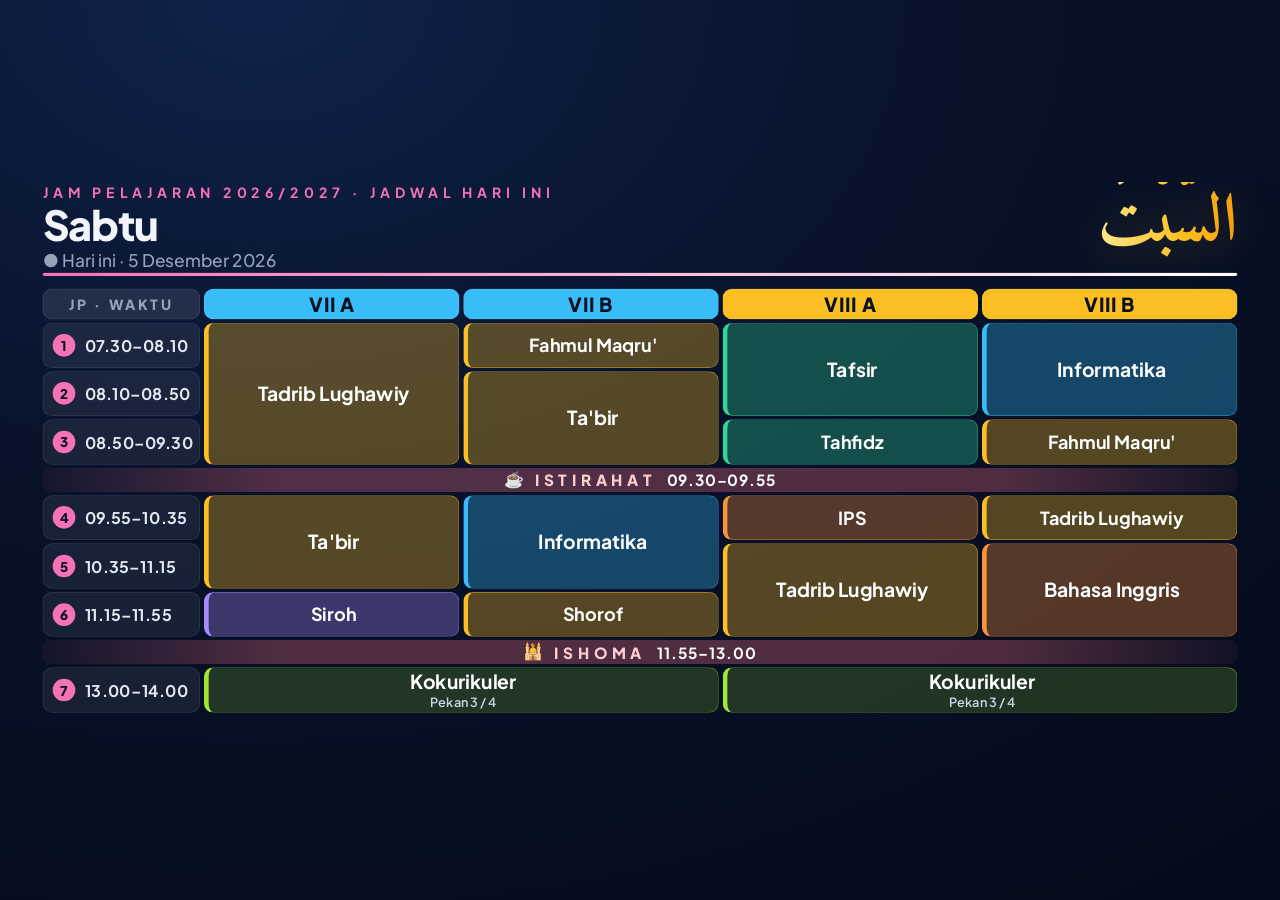
<file: bagian/7-jam-pelajaran.html>
<!doctype html>
<html lang="id">
  <head>
    <meta charset="UTF-8" />
    <title>Jam Pelajaran</title>
    <link rel="stylesheet" href="../aset/bagian.css" />
    <style>
      .area {
        --accent: #f472b6;
      }
      .area.out > * {
        animation: keluar 0.6s cubic-bezier(0.5, 0, 0.8, 0.3) forwards;
      }

      /* ===== tabel jadwal (grid) ===== */
      .jadwal {
        position: absolute;
        inset: 0;
        display: grid;
        grid-template-columns: 236px repeat(4, minmax(0, 1fr));
        column-gap: 6px;
        row-gap: 5px;
      }
      .jadwal > * {
        animation: rowIn 0.55s cubic-bezier(0.2, 0.9, 0.25, 1) backwards;
        animation-delay: calc(var(--r, 0) * 38ms);
      }
      @keyframes rowIn {
        from {
          opacity: 0;
          transform: translateY(14px);
        }
        to {
          opacity: 1;
          transform: none;
        }
      }

      .hd {
        display: flex;
        align-items: center;
        justify-content: center;
        border-radius: 14px;
        font-weight: 800;
        font-size: 29px;
        letter-spacing: 0.04em;
        background: rgba(255, 255, 255, 0.1);
        border: 1.5px solid rgba(255, 255, 255, 0.14);
      }
      .hd.kelas {
        color: #0b1020;
      }
      .hd.k7 {
        background: #38bdf8;
      }
      .hd.k8 {
        background: #fbbf24;
      }
      .hd.sudut {
        font-size: 21px;
        letter-spacing: 0.2em;
        color: var(--mut);
        font-weight: 800;
      }

      /* kolom waktu */
      .wk {
        display: flex;
        align-items: center;
        gap: 14px;
        padding: 0 14px;
        border-radius: 14px;
        background: rgba(255, 255, 255, 0.07);
        border: 1.5px solid rgba(255, 255, 255, 0.1);
      }
      .wk .no {
        flex: none;
        width: 34px;
        height: 34px;
        border-radius: 50%;
        display: grid;
        place-items: center;
        background: var(--accent);
        color: #0b1020;
        font-size: 20px;
        font-weight: 800;
      }
      .wk .jam {
        font-size: 24px;
        font-weight: 700;
        color: #e2e8f0;
        letter-spacing: 0.01em;
        white-space: nowrap;
      }
      .wk.ekstra {
        justify-content: center;
        font-size: 21px;
        font-weight: 700;
        color: var(--mut);
        letter-spacing: 0.04em;
      }
      .wk.kini {
        background: #fff;
        border-color: #fff;
      }
      .wk.kini .jam {
        color: #0b1020;
      }
      .wk.kini .no {
        background: #0b1020;
        color: #fff;
      }

      /* pita istirahat / ishoma */
      .jeda {
        grid-column: 1/-1;
        display: flex;
        align-items: center;
        justify-content: center;
        gap: 16px;
        border-radius: 12px;
        background: linear-gradient(
          90deg,
          rgba(251, 113, 133, 0.05),
          rgba(251, 113, 133, 0.3) 20%,
          rgba(251, 113, 133, 0.3) 80%,
          rgba(251, 113, 133, 0.05)
        );
        font-size: 23px;
        font-weight: 800;
        letter-spacing: 0.3em;
        text-transform: uppercase;
        color: #fecdd3;
      }
      .jeda b {
        letter-spacing: 0.06em;
        font-weight: 700;
        color: #fff;
      }
      .jeda .e {
        font-family:
          "Segoe UI Emoji", "Apple Color Emoji", "Noto Color Emoji", sans-serif;
        font-size: 24px;
        letter-spacing: 0;
      }

      /* sel pelajaran */
      .sel {
        display: flex;
        align-items: center;
        justify-content: center;
        text-align: center;
        padding: 0 12px;
        border-radius: 14px;
        font-size: 27px;
        font-weight: 700;
        line-height: 1.1;
        color: #fff;
        background: rgba(var(--rgb), 0.32);
        border: 1.5px solid rgba(var(--rgb), 0.55);
        border-left: 7px solid rgb(var(--rgb));
      }
      .sel small {
        display: block;
        font-size: 19px;
        font-weight: 600;
        color: #cbd5e1;
        margin-top: 3px;
      }
      .sel.panjang {
        font-size: 29px;
      }
      .sel.kini {
        box-shadow: inset 0 0 0 3px #fff;
      }
      .sel.ekstra {
        background: rgba(163, 230, 53, 0.18);
        border: 1.5px solid rgba(163, 230, 53, 0.5);
        border-left: 7px solid #a3e635;
        font-size: 29px;
      }
      .sel.upacara {
        letter-spacing: 0.2em;
        text-transform: uppercase;
        font-size: 25px;
      }

      .ringan .sel.kini {
        box-shadow: inset 0 0 0 3px #fff;
      }
    </style>
  </head>
  <body>
    <section class="title" id="title">
      <div>
        <div class="kicker" id="kicker"></div>
        <h1 id="tTitle"></h1>
        <p id="tSub"></p>
      </div>
      <div class="t-ar" id="tAr" lang="ar" dir="rtl"></div>
    </section>
    <div class="progress"><i id="bar"></i></div>
    <main class="area" id="area"></main>

    <script src="../aset/bagian.js"></script>
    <script>
      /* =====================================================================
   JAM PELAJARAN — MTs Al Irsyad Tengaran 12 Riau, Tahun Pelajaran 2026/2027
   Jadwal berlaku mulai Senin, 24 Agustus 2026.

   Cara update: ubah isi KELAS_PER_HARI di HARI di bawah.
   Tiap pelajaran ditulis:  [JP_mulai, JP_selesai, 'Nama pelajaran']
     contoh  [2,3,'Akhlak']   → Akhlak pada JP 2 sampai JP 3 (satu kotak panjang)
   Urutan kelas dalam tiap hari:  VII A, VII B, VIII A, VIII B
   Ekstrakurikuler: [kelasMulai, kelasSelesai, 'Nama']  (kelas 1–4)
   Jam & istirahat tiap hari ada di SLOT_*.  Hapus satu hari jika libur.
   ===================================================================== */
      /* ATURAN TAMPIL (otomatis mengikuti jam perangkat):
   • Senin–Jumat sebelum JAM_GANTI  → hanya jadwal HARI INI
   • Senin–Jumat mulai JAM_GANTI    → hanya jadwal BESOK, sampai besok JAM_GANTI
   • Sabtu sebelum JAM_SABTU_SEMUA  → jadwal Sabtu
   • Sabtu mulai JAM_SABTU_SEMUA    → SEMUA hari (Senin–Sabtu, pekan depan), sampai Minggu 23.59
   • Minggu                         → semua hari (pekan depan)
   Untuk uji coba, buka halaman ini dengan ?waktu=2026-11-14T14:30 */
      const JAM_GANTI = 15; // jam (0–23)
      const JAM_SABTU_SEMUA = 14; // jam (0–23)
      const WAKTU_HARI_TUNGGAL = 25; // detik, jika hanya 1 hari yang tampil
      const WAKTU_PER_HARI = 18; // detik tiap hari, jika semua hari tampil
      const TAHUN_AJARAN = "2026/2027";

      const KELAS = ["VII A", "VII B", "VIII A", "VIII B"];

      /* warna per kelompok pelajaran (boleh ditambah). Pelajaran lain otomatis abu-abu kebiruan. */
      const KELOMPOK = [
        {
          rgb: "251,191,36",
          daftar: [
            "Nahwu",
            "Shorof",
            "Tadrib Lughawiy",
            "Ta'bir",
            "Khat Imla'",
            "Fahmul Maqru'",
          ],
        }, // bahasa Arab
        { rgb: "52,211,153", daftar: ["Tahfidz", "Tajwid Tahsin", "Tafsir"] }, // Al-Qur'an
        {
          rgb: "167,139,250",
          daftar: ["Aqidah", "Fiqh", "Akhlak", "Hadits", "Siroh"],
        }, // ilmu syar'i
        { rgb: "56,189,248", daftar: ["Matematika", "IPA", "Informatika"] }, // sains
        {
          rgb: "251,146,60",
          daftar: ["IPS", "Pancasila", "Bahasa Indonesia", "Bahasa Inggris"],
        }, // umum
      ];
      const WARNA_LAIN = "148,163,184";

      /* jam tiap hari: jp = jam pelajaran, jeda = istirahat/ishoma */
      const SLOT_STD = [
        { jp: 1, w: "07.30 – 08.10" },
        { jp: 2, w: "08.10 – 08.50" },
        { jp: 3, w: "08.50 – 09.30" },
        { jeda: "Istirahat", e: "☕", w: "09.30 – 09.55" },
        { jp: 4, w: "09.55 – 10.35" },
        { jp: 5, w: "10.35 – 11.15" },
        { jp: 6, w: "11.15 – 11.55" },
        { jeda: "Ishoma", e: "🕌", w: "11.55 – 13.00" },
        { jp: 7, w: "13.00 – 13.40" },
        { jp: 8, w: "13.40 – 14.20" },
        { jp: 9, w: "14.20 – 15.00" },
      ];
      const SLOT_JUMAT = [
        { jp: 1, w: "07.30 – 08.10" },
        { jp: 2, w: "08.10 – 08.50" },
        { jp: 3, w: "08.50 – 09.30" },
        { jeda: "Istirahat", e: "☕", w: "09.30 – 09.55" },
        { jp: 4, w: "09.55 – 10.35" },
        { jp: 5, w: "10.35 – 11.15" },
        { jeda: "Ishoma · Sholat Jumat", e: "🕌", w: "11.15 – 13.40" },
        { jp: 6, w: "13.40 – 14.20" },
        { jp: 7, w: "14.20 – 15.00" },
      ];
      const SLOT_SABTU = [
        { jp: 1, w: "07.30 – 08.10" },
        { jp: 2, w: "08.10 – 08.50" },
        { jp: 3, w: "08.50 – 09.30" },
        { jeda: "Istirahat", e: "☕", w: "09.30 – 09.55" },
        { jp: 4, w: "09.55 – 10.35" },
        { jp: 5, w: "10.35 – 11.15" },
        { jp: 6, w: "11.15 – 11.55" },
        { jeda: "Ishoma", e: "🕌", w: "11.55 – 13.00" },
        { jp: 7, w: "13.00 – 14.00" },
      ];

      const HARI = [
        {
          nama: "Senin",
          arab: "الِاثْنَيْنِ",
          dow: 1,
          slot: SLOT_STD,
          labelEkstra: "Ekstrakurikuler",
          kelas: [
            [
              [1, 1, "Upacara"],
              [2, 2, "IPS"],
              [3, 3, "Matematika"],
              [4, 4, "Matematika"],
              [5, 6, "Akhlak"],
              [7, 9, "Shorof"],
            ],
            [
              [1, 1, "Upacara"],
              [2, 3, "Akhlak"],
              [4, 5, "Tafsir"],
              [6, 6, "Pancasila"],
              [7, 8, "Bahasa Indonesia"],
              [9, 9, "IPS"],
            ],
            [
              [1, 1, "Upacara"],
              [2, 3, "Khat Imla'"],
              [4, 5, "Bahasa Indonesia"],
              [6, 6, "Tadrib Lughawiy"],
              [7, 7, "Tadrib Lughawiy"],
              [8, 9, "Akhlak"],
            ],
            [
              [1, 1, "Upacara"],
              [2, 3, "Tafsir"],
              [4, 5, "Akhlak"],
              [6, 6, "Bahasa Indonesia"],
              [7, 7, "Matematika"],
              [8, 9, "IPA"],
            ],
          ],
          ekstra: [
            [1, 2, "English Club"],
            [3, 4, "English Club"],
          ],
        },

        {
          nama: "Selasa",
          arab: "الثُّلَاثَاءُ",
          dow: 2,
          slot: SLOT_STD,
          labelEkstra: "Ekstrakurikuler",
          kelas: [
            [
              [1, 1, "Pancasila"],
              [2, 3, "Informatika"],
              [4, 4, "Siroh"],
              [5, 6, "Hadits"],
              [7, 7, "Matematika"],
              [8, 9, "IPA"],
            ],
            [
              [1, 2, "Hadits"],
              [3, 3, "Matematika"],
              [4, 4, "Matematika"],
              [5, 6, "Siroh"],
              [7, 9, "Tadrib Lughawiy"],
            ],
            [
              [1, 3, "Fiqh"],
              [4, 5, "Nahwu"],
              [6, 6, "Tajwid Tahsin"],
              [7, 9, "Aqidah"],
            ],
            [
              [1, 2, "Nahwu"],
              [3, 3, "Tajwid Tahsin"],
              [4, 5, "Khat Imla'"],
              [6, 6, "Pancasila"],
              [7, 9, "Fiqh"],
            ],
          ],
          ekstra: [
            [1, 2, "Pecinta Alam"],
            [3, 4, "Pecinta Alam"],
          ],
        },

        {
          nama: "Rabu",
          arab: "الْأَرْبِعَاءُ",
          dow: 3,
          slot: SLOT_STD,
          kelas: [
            [
              [1, 2, "Nahwu"],
              [3, 3, "Tajwid Tahsin"],
              [4, 5, "Bahasa Inggris"],
              [6, 6, "IPS"],
              [7, 9, "Fiqh"],
            ],
            [
              [1, 3, "Fiqh"],
              [4, 4, "Matematika"],
              [5, 6, "IPA"],
              [7, 8, "Nahwu"],
              [9, 9, "Tajwid Tahsin"],
            ],
            [
              [1, 1, "Pancasila"],
              [2, 3, "Shorof"],
              [4, 4, "Shorof"],
              [5, 6, "Hadits"],
              [7, 8, "Matematika"],
              [9, 9, "IPS"],
            ],
            [
              [1, 2, "Hadits"],
              [3, 3, "Bahasa Indonesia"],
              [4, 6, "Aqidah"],
              [7, 8, "IPS"],
              [9, 9, "Tahfidz"],
            ],
          ],
        },

        {
          nama: "Kamis",
          arab: "الْخَمِيسُ",
          dow: 4,
          slot: SLOT_STD,
          labelEkstra: "Ekstrakurikuler",
          kelas: [
            [
              [1, 3, "Aqidah"],
              [4, 6, "Tadrib Lughawiy"],
              [7, 8, "Tafsir"],
              [9, 9, "Tahfidz"],
            ],
            [
              [1, 3, "Tadrib Lughawiy"],
              [4, 4, "Tahfidz"],
              [5, 6, "Khat Imla'"],
              [7, 8, "Bahasa Inggris"],
              [9, 9, "IPS"],
            ],
            [
              [1, 2, "Siroh"],
              [3, 3, "Ta'bir"],
              [4, 4, "Ta'bir"],
              [5, 6, "Tadrib Lughawiy"],
              [7, 7, "Matematika"],
              [8, 9, "IPA"],
            ],
            [
              [1, 2, "Ta'bir"],
              [3, 3, "Matematika"],
              [4, 4, "Matematika"],
              [5, 6, "Siroh"],
              [7, 9, "Tadrib Lughawiy"],
            ],
          ],
          ekstra: [
            [1, 2, "Pramuka"],
            [3, 4, "Pramuka"],
          ],
        },

        {
          nama: "Jumat",
          arab: "الْجُمُعَةُ",
          dow: 5,
          slot: SLOT_JUMAT,
          labelEkstra: "Ekstrakurikuler",
          kelas: [
            [
              [1, 2, "Khat Imla'"],
              [3, 3, "Fahmul Maqru'"],
              [4, 5, "Bahasa Indonesia"],
              [6, 7, "Tahfidz"],
            ],
            [
              [1, 3, "Aqidah"],
              [4, 5, "Shorof"],
              [6, 7, "Tahfidz"],
            ],
            [
              [1, 2, "Bahasa Inggris"],
              [3, 3, "Fahmul Maqru'"],
              [4, 5, "Informatika"],
              [6, 7, "Tahfidz"],
            ],
            [
              [1, 3, "Shorof"],
              [4, 5, "Tadrib Lughawiy"],
              [6, 7, "Tahfidz"],
            ],
          ],
          ekstra: [
            [1, 2, "Sepakbola"],
            [3, 4, "Sepakbola"],
          ],
        },

        {
          nama: "Sabtu",
          arab: "السَّبْتُ",
          dow: 6,
          slot: SLOT_SABTU,
          kelas: [
            [
              [1, 3, "Tadrib Lughawiy"],
              [4, 5, "Ta'bir"],
              [6, 6, "Siroh"],
            ],
            [
              [1, 1, "Fahmul Maqru'"],
              [2, 3, "Ta'bir"],
              [4, 5, "Informatika"],
              [6, 6, "Shorof"],
            ],
            [
              [1, 2, "Tafsir"],
              [3, 3, "Tahfidz"],
              [4, 4, "IPS"],
              [5, 6, "Tadrib Lughawiy"],
            ],
            [
              [1, 2, "Informatika"],
              [3, 3, "Fahmul Maqru'"],
              [4, 4, "Tadrib Lughawiy"],
              [5, 6, "Bahasa Inggris"],
            ],
          ],
          /* kotak lintas kelas pada satu JP: [JP, kelasMulai, kelasSelesai, 'Nama', 'Keterangan kecil'] */
          gabung: [
            [7, 1, 2, "Kokurikuler", "Pekan 3 / 4"],
            [7, 3, 4, "Kokurikuler", "Pekan 3 / 4"],
          ],
        },
      ];

      /* ---------------- kode tampilan (tidak perlu diubah) ---------------- */
      const { $, esc, pad, wait } = Mading;
      Mading.init({ warna: "#f472b6", judul: "Jam Pelajaran" });

      const BULAN = [
        "Januari",
        "Februari",
        "Maret",
        "April",
        "Mei",
        "Juni",
        "Juli",
        "Agustus",
        "September",
        "Oktober",
        "November",
        "Desember",
      ];
      const rgbDari = (nama) => {
        for (const k of KELOMPOK) if (k.daftar.indexOf(nama) >= 0) return k.rgb;
        return WARNA_LAIN;
      };
      const menit = (s) => {
        const m = /(\d\d)\.(\d\d)/.exec(s);
        return m ? +m[1] * 60 + +m[2] : 0;
      };

      /* waktu sekarang (boleh disimulasikan lewat ?waktu=YYYY-MM-DDTHH:MM) */
      function sekarang() {
        const q = new URLSearchParams(location.search).get("waktu");
        if (q) {
          const d = new Date(q);
          if (!isNaN(d)) return d;
        }
        return new Date();
      }

      /* tentukan hari apa yang ditampilkan */
      function tentukan() {
        const now = sekarang(),
          dow = now.getDay(); // 0 = Minggu
        const jam = now.getHours() + now.getMinutes() / 60;
        const semuaIdx = HARI.map((h, k) => k);
        if (dow === 0 || (dow === 6 && jam >= JAM_SABTU_SEMUA))
          return { semua: true, plus: 0, idx: semuaIdx };
        const plus = jam >= JAM_GANTI ? 1 : 0;
        const i = HARI.findIndex((h) => h.dow === dow + plus);
        return i < 0
          ? { semua: true, plus: 0, idx: semuaIdx }
          : { semua: false, plus, idx: [i] };
      }

      function tanggalHari(h, mode) {
        const now = sekarang(),
          dow = now.getDay();
        let selisih;
        if (mode.semua)
          selisih = (h.dow - dow + 7) % 7 || 7; // kemunculan berikutnya (pekan depan)
        else selisih = mode.plus;
        const d = new Date(
          now.getFullYear(),
          now.getMonth(),
          now.getDate() + selisih,
        );
        return {
          selisih,
          teks: d.getDate() + " " + BULAN[d.getMonth()] + " " + d.getFullYear(),
        };
      }

      function bangun(h) {
        const S = h.slot;
        const barisJP = {}; // JP -> nomor baris grid
        S.forEach((s, i) => {
          if (s.jp) barisJP[s.jp] = i + 2;
        });
        let html = "";
        /* header */
        html += `<div class="hd sudut" style="grid-row:1;grid-column:1;--r:0">JP · WAKTU</div>`;
        KELAS.forEach((k, c) => {
          html += `<div class="hd kelas ${k.indexOf("VIII") === 0 ? "k8" : "k7"}" style="grid-row:1;grid-column:${c + 2};--r:0">${esc(k)}</div>`;
        });
        /* kolom waktu + pita jeda */
        S.forEach((s, i) => {
          const r = i + 2;
          if (s.jeda) {
            html += `<div class="jeda" style="grid-row:${r};--r:${r}"><span class="e">${s.e || ""}</span><span>${esc(s.jeda)}</span><b>${esc(s.w.replace(" – ", "–"))}</b></div>`;
          } else {
            html += `<div class="wk" data-w="${esc(s.w)}" style="grid-row:${r};grid-column:1;--r:${r}"><span class="no">${s.jp}</span><span class="jam">${esc(s.w.replace(" – ", "–"))}</span></div>`;
          }
        });
        /* pelajaran */
        h.kelas.forEach((daftar, c) => {
          daftar.forEach((p) => {
            const a = barisJP[p[0]],
              b = barisJP[p[1]];
            if (!a || !b) return;
            const nama = p[2];
            const cls =
              "sel" +
              (p[1] - p[0] >= 1 ? " panjang" : "") +
              (nama === "Upacara" ? " upacara" : "");
            const rgb = nama === "Upacara" ? "244,244,245" : rgbDari(nama);
            html += `<div class="${cls}" data-a="${S[a - 2].w}" data-b="${S[b - 2].w}" style="grid-row:${a}/${b + 1};grid-column:${c + 2};--rgb:${rgb};--r:${a}">${esc(nama)}</div>`;
          });
        });
        /* kotak lintas kelas (mis. kokurikuler) */
        (h.gabung || []).forEach((g) => {
          const a = barisJP[g[0]];
          if (!a) return;
          html += `<div class="sel ekstra" data-a="${S[a - 2].w}" data-b="${S[a - 2].w}" style="grid-row:${a};grid-column:${g[1] + 1}/${g[2] + 2};--r:${a}"><div>${esc(g[3])}${g[4] ? `<small>${esc(g[4])}</small>` : ""}</div></div>`;
        });
        /* ekstrakurikuler */
        if (h.ekstra) {
          const r = S.length + 2;
          html += `<div class="wk ekstra" style="grid-row:${r};grid-column:1;--r:${r}">${esc(h.labelEkstra || "Ekstrakurikuler")}</div>`;
          h.ekstra.forEach((e) => {
            html += `<div class="sel ekstra" style="grid-row:${r};grid-column:${e[0] + 1}/${e[1] + 2};--r:${r}">${esc(e[2])}</div>`;
          });
        }
        /* tinggi baris */
        const rows = ["46px"].concat(
          S.map((s) => (s.jeda ? "36px" : "minmax(0,1fr)")),
        );
        if (h.ekstra) rows.push("54px");
        return `<div class="jadwal" id="jadwal" style="grid-template-rows:${rows.join(" ")}">${html}</div>`;
      }

      /* sorot jam yang sedang berlangsung (hanya untuk hari ini) */
      function sorotSekarang(aktifHariIni) {
        document
          .querySelectorAll(".kini")
          .forEach((e) => e.classList.remove("kini"));
        if (!aktifHariIni) return;
        const n = sekarang(),
          m = n.getHours() * 60 + n.getMinutes();
        document.querySelectorAll(".wk[data-w]").forEach((e) => {
          const p = e.dataset.w.split("–");
          if (m >= menit(p[0]) && m < menit(p[1])) e.classList.add("kini");
        });
        document.querySelectorAll(".sel[data-a]").forEach((e) => {
          const a = menit(e.dataset.a.split("–")[0]),
            b = menit(e.dataset.b.split("–")[1]);
          if (m >= a && m < b) e.classList.add("kini");
        });
      }

      Mading.mulai(async () => {
        const mode = tentukan(),
          urut = mode.idx;
        const detik = mode.semua ? WAKTU_PER_HARI : WAKTU_HARI_TUNGGAL;
        Mading.bar(urut.length * detik * 1000);
        const area = $("area");
        let timer = null;

        for (let n = 0; n < urut.length; n++) {
          const h = HARI[urut[n]],
            tg = tanggalHari(h, mode);
          const hariIni = !mode.semua && mode.plus === 0;
          area.classList.remove("out");
          $("title").classList.remove("out");
          Mading.judul({
            kicker:
              "Jam Pelajaran " +
              TAHUN_AJARAN +
              " · " +
              (mode.semua
                ? "Jadwal Pekan Depan · Hari " +
                  pad(n + 1) +
                  " / " +
                  pad(urut.length)
                : hariIni
                  ? "Jadwal Hari Ini"
                  : "Jadwal Besok"),
            judul: h.nama,
            sub:
              (hariIni ? "● Hari ini · " : tg.selisih === 1 ? "Besok · " : "") +
              tg.teks,
            arab: h.arab,
          });
          area.innerHTML = bangun(h);
          sorotSekarang(hariIni);
          clearInterval(timer);
          timer = setInterval(() => sorotSekarang(hariIni), 20000);
          await wait(detik * 1000 - 700);
          area.classList.add("out");
          $("title").classList.add("out");
          await wait(700);
        }
        clearInterval(timer);
        Mading.selesai();
      });
    </script>
  </body>
</html>
</file>
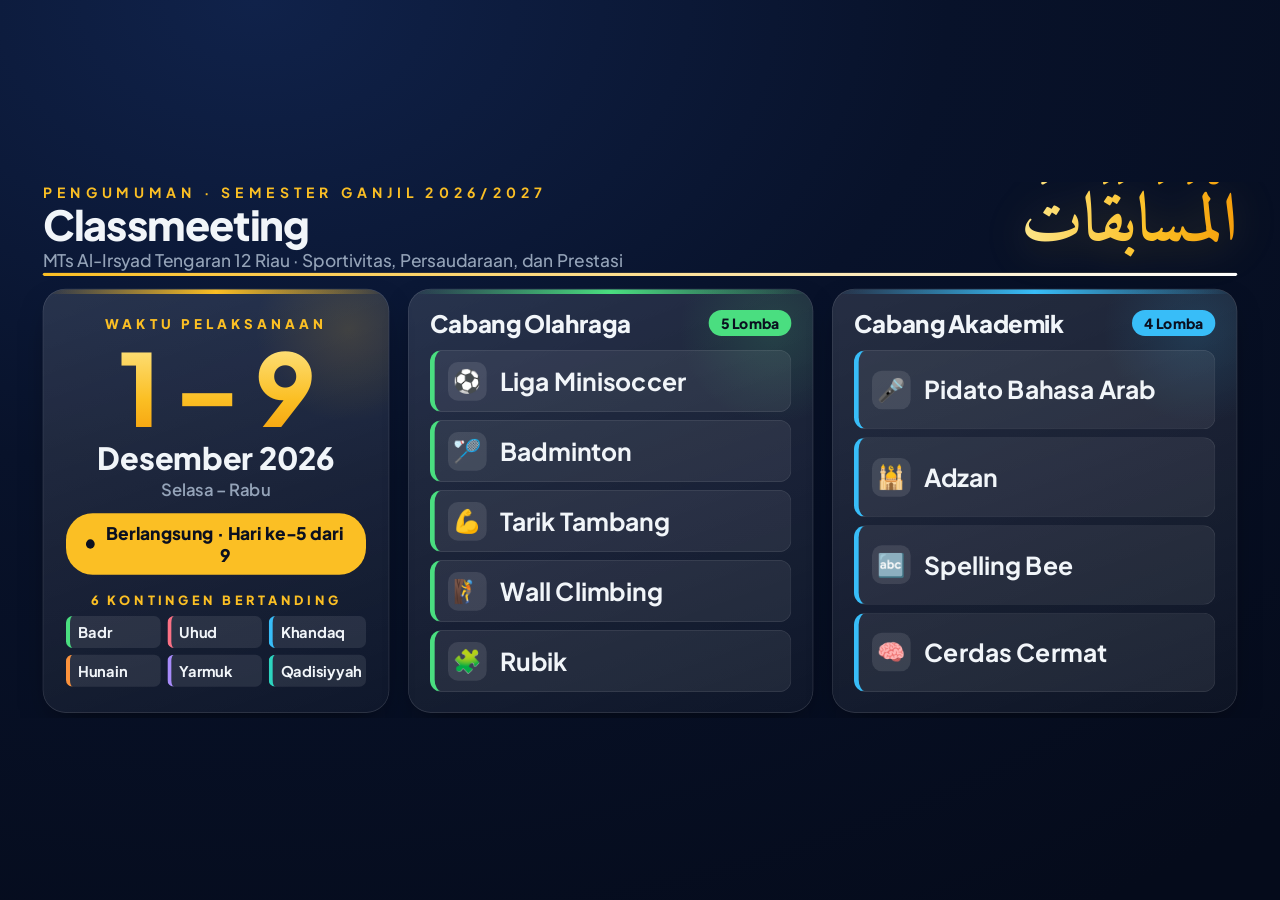
<file: bagian/8-classmeeting.html>
<!doctype html>
<html lang="id">
  <head>
    <meta charset="UTF-8" />
    <title>Classmeeting</title>
    <link rel="stylesheet" href="../aset/bagian.css" />
    <style>
      .area {
        --accent: #fbbf24;
      }
      .area.out > * {
        animation: keluar 0.6s cubic-bezier(0.5, 0, 0.8, 0.3) forwards;
      }
      .emoji {
        font-family:
          "Segoe UI Emoji", "Apple Color Emoji", "Noto Color Emoji", sans-serif;
      }
      @keyframes itemIn {
        from {
          opacity: 0;
          transform: translateX(-26px);
        }
        to {
          opacity: 1;
          transform: none;
        }
      }

      /* =====================================================
         TAMPILAN 1 — PENGUMUMAN (tanggal + cabang lomba)
         ===================================================== */
      .pengumuman {
        position: absolute;
        inset: 0;
        display: grid;
        grid-template-columns: 520px 1fr 1fr;
        gap: 28px;
      }
      .pengumuman > .kartu {
        min-height: 0;
        animation: masuk 0.8s cubic-bezier(0.2, 0.9, 0.25, 1) backwards;
      }
      .pengumuman > .kartu:nth-child(2) {
        animation-delay: 0.12s;
      }
      .pengumuman > .kartu:nth-child(3) {
        animation-delay: 0.24s;
      }

      /* kartu tanggal */
      .hero {
        padding: 30px 34px;
        display: flex;
        flex-direction: column;
        align-items: center;
        justify-content: center;
        text-align: center;
      }
      .lbl {
        font-size: 20px;
        font-weight: 800;
        letter-spacing: 0.3em;
        text-transform: uppercase;
        color: var(--c, var(--accent));
      }
      .tgl {
        margin-top: 8px;
        font-size: 150px;
        font-weight: 800;
        line-height: 1;
        letter-spacing: -4px;
        white-space: nowrap;
        background: linear-gradient(180deg, #fde68a, #fbbf24 60%, #f59e0b);
        -webkit-background-clip: text;
        background-clip: text;
        color: transparent;
        padding-bottom: 6px;
      }
      .bln {
        font-size: 46px;
        font-weight: 800;
        line-height: 1.1;
      }
      .hr {
        margin-top: 6px;
        font-size: 25px;
        font-weight: 600;
        color: var(--mut);
      }
      .status {
        margin-top: 20px;
        display: inline-flex;
        align-items: center;
        gap: 14px;
        padding: 13px 30px;
        border-radius: 40px;
        background: var(--accent);
        color: #0b1020;
        font-size: 26px;
        font-weight: 800;
      }
      .status i {
        width: 14px;
        height: 14px;
        border-radius: 50%;
        background: #0b1020;
        animation: blink 1.2s ease-in-out infinite;
      }
      .ringan .status i {
        animation: none;
      }
      .kont {
        margin-top: 26px;
        width: 100%;
      }
      .chips {
        margin-top: 12px;
        display: grid;
        grid-template-columns: repeat(3, 1fr);
        gap: 10px;
      }
      .chip {
        padding: 10px 6px 10px 12px;
        border-radius: 10px;
        border-left: 6px solid var(--c);
        background: rgba(255, 255, 255, 0.09);
        font-size: 22px;
        font-weight: 700;
        text-align: left;
        white-space: nowrap;
      }

      /* kartu cabang lomba */
      .lomba {
        padding: 28px 32px 30px;
        display: flex;
        flex-direction: column;
      }
      .lomba .hdr {
        flex: none;
        display: flex;
        align-items: center;
        justify-content: space-between;
        margin-bottom: 18px;
      }
      .lomba h2 {
        font-size: 36px;
        font-weight: 800;
        letter-spacing: -0.5px;
      }
      .lomba .jml {
        padding: 6px 18px;
        border-radius: 20px;
        background: var(--c);
        color: #0b1020;
        font-size: 21px;
        font-weight: 800;
      }
      .daftar {
        flex: 1;
        min-height: 0;
        display: flex;
        flex-direction: column;
        gap: 12px;
      }
      .it {
        flex: 1;
        min-height: 0;
        display: flex;
        align-items: center;
        gap: 20px;
        padding: 0 20px;
        border-radius: 18px;
        background: rgba(255, 255, 255, 0.07);
        border: 1.5px solid rgba(255, 255, 255, 0.1);
        border-left: 7px solid var(--c);
        animation: itemIn 0.6s cubic-bezier(0.2, 0.9, 0.25, 1) backwards;
        animation-delay: calc(var(--i) * 90ms + 0.45s);
      }
      .it .ic {
        flex: none;
        width: 58px;
        height: 58px;
        border-radius: 15px;
        display: grid;
        place-items: center;
        background: rgba(255, 255, 255, 0.1);
        font-size: 34px;
        line-height: 1;
      }
      .it .nm {
        font-size: 37px;
        font-weight: 700;
        line-height: 1.1;
      }

      /* =====================================================
         TAMPILAN 2 — TIM (satu tim per layar)
         ===================================================== */
      .tim {
        position: absolute;
        inset: 0;
        display: grid;
        grid-template-columns: 540px 1fr;
        gap: 28px;
      }
      .tim > .kartu {
        min-height: 0;
        animation: masuk 0.8s cubic-bezier(0.2, 0.9, 0.25, 1) backwards;
      }
      .tim > .kartu:nth-child(2) {
        animation-delay: 0.12s;
      }
      .kiri {
        padding: 30px 38px 28px;
        display: flex;
        flex-direction: column;
      }
      .kiri .nomor {
        margin-top: 2px;
        font-size: 190px;
        font-weight: 800;
        line-height: 0.95;
        letter-spacing: -6px;
        color: var(--c);
      }
      .kiri .blok {
        margin-top: 18px;
      }
      .kiri .ketua {
        margin-top: 8px;
        font-size: 44px;
        font-weight: 800;
        line-height: 1.12;
        letter-spacing: -0.5px;
      }
      .kiri .jumlah {
        margin-top: 18px;
        font-size: 28px;
        font-weight: 600;
        color: #cbd5e1;
      }
      .kiri .jumlah b {
        font-size: 44px;
        font-weight: 800;
        color: #fff;
        margin-right: 6px;
      }
      .tabs {
        margin-top: auto;
        display: flex;
        gap: 8px;
      }
      .tabs span {
        flex: 1;
        height: 46px;
        border-radius: 12px;
        display: grid;
        place-items: center;
        font-size: 22px;
        font-weight: 800;
        color: var(--mut);
        background: rgba(255, 255, 255, 0.09);
        border-bottom: 5px solid var(--c);
      }
      .tabs span.on {
        background: var(--c);
        color: #0b1020;
      }

      .kanan {
        padding: 28px 34px 30px;
        display: flex;
        flex-direction: column;
      }
      .kanan .hdr {
        flex: none;
        display: flex;
        align-items: center;
        gap: 22px;
        margin-bottom: 16px;
      }
      .kanan .hdr .garis {
        flex: 1;
        height: 3px;
        border-radius: 2px;
        background: linear-gradient(90deg, var(--c), transparent);
        opacity: 0.6;
      }
      .anggota {
        flex: 1;
        min-height: 0;
        display: grid;
        grid-auto-flow: column;
        grid-template-columns: 1fr 1fr;
        grid-template-rows: repeat(var(--b), minmax(0, 1fr));
        gap: 10px 24px;
      }
      .nama {
        min-width: 0;
        display: flex;
        align-items: center;
        gap: 16px;
        padding: 0 18px 0 14px;
        border-radius: 14px;
        background: rgba(255, 255, 255, 0.07);
        border: 1.5px solid rgba(255, 255, 255, 0.1);
        font-size: var(--fs, 32px);
        font-weight: 700;
        line-height: 1.1;
        white-space: nowrap;
        animation: itemIn 0.5s cubic-bezier(0.2, 0.9, 0.25, 1) backwards;
        animation-delay: calc(var(--i) * 50ms + 0.35s);
      }
      .nama .n {
        flex: none;
        width: 42px;
        height: 42px;
        border-radius: 50%;
        display: grid;
        place-items: center;
        background: var(--c);
        color: #0b1020;
        font-size: 21px;
        font-weight: 800;
      }
      .nama .t {
        min-width: 0;
        overflow: hidden;
        text-overflow: ellipsis;
      }
    </style>
  </head>
  <body>
    <section class="title" id="title">
      <div>
        <div class="kicker" id="kicker"></div>
        <h1 id="tTitle"></h1>
        <p id="tSub"></p>
      </div>
      <div class="t-ar" id="tAr" lang="ar" dir="rtl"></div>
    </section>
    <div class="progress"><i id="bar"></i></div>
    <main class="area" id="area"></main>

    <script src="../aset/bagian.js"></script>
    <script>
      /* =====================================================================
   CLASSMEETING — MTs Al-Irsyad Tengaran 12 Riau, Semester Ganjil 2026/2027

   Section ini punya DUA tampilan yang berjalan berurutan:
     1) Pengumuman  : tanggal, cabang olahraga, cabang akademik, 6 kontingen
     2) Tim         : satu layar per tim (ketua + seluruh anggota)

   Cara update: ubah isi DATA di bawah ini. Jangan menghapus tanda ' , [ ] { }
   Untuk uji coba status "dimulai X hari lagi", buka file ini dengan
     ?waktu=2026-11-30T10:00
   ===================================================================== */

      /* ---------- WAKTU & TANGGAL ---------- */
      const TAHUN_AJARAN = "2026/2027";
      const TANGGAL_MULAI = "2026-12-01"; // format TAHUN-BULAN-TANGGAL
      const TANGGAL_SELESAI = "2026-12-09";
      const WAKTU_PENGUMUMAN = 15; // detik, tampilan 1
      const WAKTU_PER_TIM = 10; // detik, tiap tim di tampilan 2

      /* ---------- CABANG LOMBA ---------- */
      /* [emoji, nama lomba] */
      const CABANG_OLAHRAGA = [
        ["⚽", "Liga Minisoccer"],
        ["🏸", "Badminton"],
        ["💪", "Tarik Tambang"],
        ["🧗", "Wall Climbing"],
        ["🧩", "Rubik"],
      ];
      const CABANG_AKADEMIK = [
        ["🎤", "Pidato Bahasa Arab"],
        ["🕌", "Adzan"],
        ["🔤", "Spelling Bee"],
        ["🧠", "Cerdas Cermat"],
      ];

      /* ---------- TIM ----------
         nama   : nama tim (Latin)          arab : nama tim (Arab)
         perang : keterangan di bawah nama  warna: warna tim
         ketua  : nama ketua                anggota : daftar anggota (boleh ditambah/dikurangi)
         Tampilan menyesuaikan jumlah anggota secara otomatis. */
      const TIM = [
        {
          nama: "Badr",
          arab: "بَدْر",
          perang: "Perang Badar",
          warna: "#4ade80",
          ketua: "Muhammad Albani",
          anggota: [
            "Muhammad Rahman",
            "Rafid Azzam",
            "Zaki Alfatih Rozian",
            "Pangeran Akbar",
            "Alfatih Abdul M.",
            "Kholid Abdurrozzaq",
            "M. Daffa Anugerah",
            "Endra Rahman",
            "Danish Yusran",
            "Muhammad Bilal A.",
            "Abdullah",
            "Athaya Tsaqib",
            "Muhamad Azzam A. K.",
            "Abdullah Azmi",
          ],
        },
        {
          nama: "Uhud",
          arab: "أُحُد",
          perang: "Perang Uhud",
          warna: "#fb7185",
          ketua: "Muhammad Fathir Arzan",
          anggota: [
            "Muhammad Zaidan",
            "Abdurrahman",
            "Yahya",
            "Abdan Syakuro",
            "Muhammad Abdul B.",
            "Najmi Mubarok",
            "Muhammad Syafiq",
            "Muhammad Abrar",
            "Muhammad Gaza",
            "Khalaf Faeyza",
            "Muhammad Uwais",
            "Beztario Maharu",
            "Muhammad Afzal",
            "Faqih Zuhdi",
          ],
        },
        {
          nama: "Khandaq",
          arab: "الْخَنْدَق",
          perang: "Perang Khandaq",
          warna: "#38bdf8",
          ketua: "Muhammad Farras Mafazi",
          anggota: [
            "Ziyad Alfatih",
            "Shaqiel Alvaro",
            "Kemal Al Bariq",
            "Ghaisan Azka",
            "Muhammad Ramos",
            "Rafie Ibnu",
            "Muhammad Athaa",
            "Raqilla Akhtar",
            "Azzam Caesar",
            "Muhammad Bintang",
            "Muhammad Yusuf",
            "Faiz Aiman",
            "Muhammad Fayadhi",
            "Muhammad Hamzah",
          ],
        },
        {
          nama: "Hunain",
          arab: "حُنَيْن",
          perang: "Perang Hunain",
          warna: "#fb923c",
          ketua: "Muhammad Aqil Abhista",
          anggota: [
            "Aleri Arkhan",
            "Hanif Abdurrahman",
            "Ahmad Faris",
            "Ahmad Dzaky",
            "Adzka Farih",
            "Agha Laudzi",
            "Alif Al Mustafa",
            "Mahfudz Nurrazqa",
            "Uwaisqorni",
            "Ismail Bin Sapriadi",
            "Abyan Azka",
            "Fathurrahman H.",
            "Muhammad Keivel",
          ],
        },
        {
          nama: "Yarmuk",
          arab: "الْيَرْمُوك",
          perang: "Perang Yarmuk",
          warna: "#a78bfa",
          ketua: "Habib Dzakwan Ananto",
          anggota: [
            "M. Nazeefirlo",
            "Ahmad Fadhil",
            "Reigha Magaly",
            "Muhammad Izzul",
            "Fathan Nur",
            "Afham Lathif",
            "Safaraz Akma",
            "Umar Rasyid",
            "Abdur Rohman",
            "Muhammad Farghan",
            "Syarif Ziyadatullah",
            "Ismail",
            "Muhammad Sami Ozil",
          ],
        },
        {
          nama: "Qadisiyyah",
          arab: "الْقَادِسِيَّة",
          perang: "Perang Qadisiyyah",
          warna: "#2dd4bf",
          ketua: "Abdurrofiq Al Labib",
          anggota: [
            "Muhammad Yusuf B.",
            "Mutashim Wafi",
            "Muhammad Athaya",
            "Ozil Mulyadi",
            "Muhammad Rakesh",
            "Bilal Fachri",
            "Azraqi Ghaisan",
            "Muhammad Althaf",
            "Dzaki Habibur",
            "Rafif Pratama",
            "Alfatih Zacky",
            "Khalfi Khalfani",
            "Zaidan Rasyid",
          ],
        },
      ];

      /* ---------------- kode tampilan (tidak perlu diubah) ---------------- */
      const { $, esc, pad, wait } = Mading;
      const WARNA_UTAMA = "#fbbf24";
      Mading.init({ warna: WARNA_UTAMA, judul: "Classmeeting" });

      const HARI_ID = [
        "Minggu",
        "Senin",
        "Selasa",
        "Rabu",
        "Kamis",
        "Jumat",
        "Sabtu",
      ];
      const BULAN = [
        "Januari",
        "Februari",
        "Maret",
        "April",
        "Mei",
        "Juni",
        "Juli",
        "Agustus",
        "September",
        "Oktober",
        "November",
        "Desember",
      ];
      const DAY = 86400000;
      const tglDari = (s) => {
        const p = s.split("-").map(Number);
        return new Date(p[0], p[1] - 1, p[2]);
      };

      /* waktu sekarang (boleh disimulasikan lewat ?waktu=YYYY-MM-DDTHH:MM) */
      function sekarang() {
        const q = new URLSearchParams(location.search).get("waktu");
        if (q) {
          const d = new Date(q);
          if (!isNaN(d)) return d;
        }
        return new Date();
      }

      /* ganti warna aksen (juga memberi tahu halaman utama agar header ikut berwarna) */
      function warnai(w) {
        document.documentElement.style.setProperty("--accent", w);
        if (window.parent !== window) {
          try {
            parent.postMessage({ mading: true, type: "siap", warna: w }, "*");
          } catch (e) {}
        }
      }

      /* ---------- tampilan 1: pengumuman ---------- */
      function infoTanggal() {
        const a = tglDari(TANGGAL_MULAI),
          b = tglDari(TANGGAL_SELESAI);
        const n = sekarang(),
          hariIni = new Date(n.getFullYear(), n.getMonth(), n.getDate());
        const sisa = Math.round((a - hariIni) / DAY);
        const total = Math.round((b - a) / DAY) + 1;
        let status;
        if (sisa > 1) status = "Dimulai " + sisa + " hari lagi";
        else if (sisa === 1) status = "Dimulai besok";
        else if (hariIni <= b) {
          const k = Math.round((hariIni - a) / DAY) + 1;
          status =
            k === 1
              ? "Dimulai hari ini"
              : "Berlangsung · Hari ke-" + k + " dari " + total;
        } else status = "Classmeeting telah selesai";
        const sama = a.getMonth() === b.getMonth();
        return {
          tgl: a.getDate() + " – " + b.getDate(),
          bln: sama
            ? BULAN[a.getMonth()] + " " + a.getFullYear()
            : BULAN[a.getMonth()] +
              " – " +
              BULAN[b.getMonth()] +
              " " +
              b.getFullYear(),
          hari: HARI_ID[a.getDay()] + " – " + HARI_ID[b.getDay()],
          status,
        };
      }

      function kartuLomba(judul, daftar, warna) {
        return `<div class="kartu lomba" style="--c:${warna}">
          <div class="hdr"><h2>${esc(judul)}</h2><span class="jml">${daftar.length} Lomba</span></div>
          <div class="daftar">${daftar
            .map(
              (d, i) =>
                `<div class="it" style="--i:${i}"><span class="ic emoji">${d[0]}</span><span class="nm">${esc(d[1])}</span></div>`,
            )
            .join("")}</div>
        </div>`;
      }

      function bangunPengumuman() {
        const t = infoTanggal();
        const chips = TIM.map(
          (x) =>
            `<div class="chip" style="--c:${x.warna}">${esc(x.nama)}</div>`,
        ).join("");
        return `<div class="pengumuman">
          <div class="kartu hero">
            <div class="lbl">Waktu Pelaksanaan</div>
            <div class="tgl">${esc(t.tgl)}</div>
            <div class="bln">${esc(t.bln)}</div>
            <div class="hr">${esc(t.hari)}</div>
            <div class="status"><i></i>${esc(t.status)}</div>
            <div class="kont">
              <div class="lbl" style="font-size:19px">${TIM.length} Kontingen Bertanding</div>
              <div class="chips">${chips}</div>
            </div>
          </div>
          ${kartuLomba("Cabang Olahraga", CABANG_OLAHRAGA, "#4ade80")}
          ${kartuLomba("Cabang Akademik", CABANG_AKADEMIK, "#38bdf8")}
        </div>`;
      }

      /* ---------- tampilan 2: satu tim ---------- */
      function bangunTim(k) {
        const t = TIM[k];
        const baris = Math.ceil(t.anggota.length / 2);
        const fs = baris <= 7 ? 33 : baris <= 8 ? 30 : baris <= 9 ? 27 : 24;
        const tabs = TIM.map(
          (x, j) =>
            `<span class="${j === k ? "on" : ""}" style="--c:${x.warna}">${j + 1}</span>`,
        ).join("");
        const nama = t.anggota
          .map(
            (a, i) =>
              `<div class="nama" style="--i:${i}"><span class="n">${i + 1}</span><span class="t">${esc(a)}</span></div>`,
          )
          .join("");
        return `<div class="tim" style="--c:${t.warna}">
          <div class="kartu kiri">
            <div class="lbl">Tim</div>
            <div class="nomor">${k + 1}</div>
            <div class="blok">
              <div class="lbl" style="color:var(--mut)">Ketua</div>
              <div class="ketua">${esc(t.ketua)}</div>
            </div>
            <div class="jumlah"><b>${t.anggota.length}</b>anggota</div>
            <div class="tabs">${tabs}</div>
          </div>
          <div class="kartu kanan">
            <div class="hdr"><div class="lbl">Anggota</div><div class="garis"></div></div>
            <div class="anggota" style="--b:${baris};--fs:${fs}px">${nama}</div>
          </div>
        </div>`;
      }

      Mading.mulai(async () => {
        const area = $("area");
        const total = WAKTU_PENGUMUMAN + TIM.length * WAKTU_PER_TIM;
        Mading.bar(total * 1000);

        async function tampil(judul, html, detik, warna) {
          warnai(warna);
          area.classList.remove("out");
          $("title").classList.remove("out");
          Mading.judul(judul);
          area.innerHTML = html;
          await wait(detik * 1000 - 700);
          area.classList.add("out");
          $("title").classList.add("out");
          await wait(700);
        }

        /* tampilan 1 */
        await tampil(
          {
            kicker: "Pengumuman · Semester Ganjil " + TAHUN_AJARAN,
            judul: "Classmeeting",
            sub: "MTs Al-Irsyad Tengaran 12 Riau · Sportivitas, Persaudaraan, dan Prestasi",
            arab: "الْمُسَابَقَاتُ",
          },
          bangunPengumuman(),
          WAKTU_PENGUMUMAN,
          WARNA_UTAMA,
        );

        /* tampilan 2: satu tim per layar */
        for (let k = 0; k < TIM.length; k++) {
          await tampil(
            {
              kicker:
                "Pembagian Tim Classmeeting · " +
                pad(k + 1) +
                " / " +
                pad(TIM.length),
              judul: "Tim " + TIM[k].nama,
              sub: TIM[k].perang,
              arab: TIM[k].arab,
            },
            bangunTim(k),
            WAKTU_PER_TIM,
            TIM[k].warna,
          );
        }

        warnai(WARNA_UTAMA);
        Mading.selesai();
      });
    </script>
  </body>
</html>
</file>
<file: aset/bagian.css>
/* Gaya bersama untuk semua section (jangan diubah kecuali ingin mengubah tampilan semuanya) */
@import url('https://fonts.googleapis.com/css2?family=Amiri:wght@400;700&family=Plus+Jakarta+Sans:wght@400;500;600;700;800&display=swap');

:root{ --accent:#2dd4bf; --gold:#fbbf24; --ink:#f1f5f9; --mut:#94a3b8; }
*{box-sizing:border-box;margin:0;padding:0}
html{width:1920px;height:804px;overflow:hidden;background:transparent}
body{
  width:1920px;height:804px;overflow:hidden;position:relative;background:transparent;cursor:none;
  font-family:'Plus Jakarta Sans','Segoe UI',system-ui,sans-serif;color:var(--ink);transform-origin:0 0;
}
/* Saat file section dibuka sendiri (untuk uji coba) */
html.standalone{width:100%;height:100%;background:radial-gradient(120% 120% at 20% 0%,#10224a 0%,#08122a 45%,#050b1b 100%)}

.ar-font{font-family:'Amiri','Noto Naskh Arabic','Traditional Arabic',serif}

/* ===== Judul section ===== */
.title{position:absolute;left:64px;right:64px;top:0;height:134px;display:flex;align-items:flex-end;justify-content:space-between;transition:opacity .5s,transform .5s}
.title.out{opacity:0;transform:translateY(-24px)}
.kicker{font-size:21px;font-weight:700;letter-spacing:.34em;text-transform:uppercase;color:var(--accent);line-height:1.2}
.title h1{font-size:62px;font-weight:800;letter-spacing:-1.5px;line-height:1.08;margin-top:2px;white-space:nowrap}
.title p{font-size:26px;color:var(--mut);margin-top:4px;font-weight:500}
.t-ar{font-family:'Amiri','Noto Naskh Arabic',serif;font-size:100px;line-height:1.35;font-weight:700;
  background:linear-gradient(90deg,#fde68a,#fbbf24 60%,#f59e0b);-webkit-background-clip:text;background-clip:text;color:transparent;
  filter:drop-shadow(0 6px 30px rgba(251,191,36,.25));padding-bottom:4px}
.title.run .kicker{animation:rise .8s .05s cubic-bezier(.2,.9,.25,1) backwards}
.title.run h1{animation:rise .8s .15s cubic-bezier(.2,.9,.25,1) backwards}
.title.run p{animation:rise .8s .25s cubic-bezier(.2,.9,.25,1) backwards}
.title.run .t-ar{animation:arIn 1s .2s cubic-bezier(.2,.9,.25,1) backwards}
@keyframes rise{from{opacity:0;transform:translateY(40px)}to{opacity:1;transform:none}}
@keyframes arIn{from{opacity:0;transform:translateX(-60px) scale(.9)}to{opacity:1;transform:none}}

.progress{position:absolute;left:64px;right:64px;top:136px;height:5px;border-radius:3px;background:rgba(255,255,255,.1);overflow:hidden}
.progress i{display:block;height:100%;width:0;border-radius:3px;background:linear-gradient(90deg,var(--accent),#fff);box-shadow:0 0 18px var(--accent)}
@keyframes fill{from{width:0}to{width:100%}}

/* ===== Area isi (di bawah judul) ===== */
.area{position:absolute;left:64px;right:64px;top:160px;height:636px}

/* ===== Kartu kaca ===== */
.kartu{
  position:relative;border-radius:34px;overflow:hidden;
  background:linear-gradient(160deg,rgba(255,255,255,.12),rgba(255,255,255,.035));
  border:1.5px solid rgba(255,255,255,.14);box-shadow:0 20px 50px -20px rgba(0,0,0,.6);
}
.kartu::before{content:'';position:absolute;left:0;right:0;top:0;height:7px;background:linear-gradient(90deg,transparent,var(--c,var(--accent)),transparent)}
.kartu::after{content:'';position:absolute;right:-90px;top:-90px;width:300px;height:300px;border-radius:50%;background:radial-gradient(circle,var(--c,var(--accent)),transparent 66%);opacity:.14}
.kartu>*{position:relative;z-index:1}
@keyframes masuk{from{opacity:0;transform:translateY(70px) scale(.94)}to{opacity:1;transform:none}}
@keyframes keluar{to{opacity:0;transform:translateY(-30px) scale(.97)}}
@keyframes blink{50%{opacity:.25;transform:scale(.75)}}

/* ===== MODE RINGAN (untuk smart TV): matikan bayangan, cahaya, dan animasi hias ===== */
.ringan *{text-shadow:none!important}
.ringan .kartu,.ringan .card,.ringan .op,.ringan .w,.ringan .lk,.ringan .jawab{box-shadow:none!important}
.ringan .kartu::after,.ringan .card::after,.ringan .card .shine{display:none!important}
.ringan .t-ar{filter:none}
.ringan .progress i{box-shadow:none}
.ringan .ikon,.ringan .ikon-besar,.ringan .fakta-ikon,.ringan .lk-no,.ringan .w-ikon{animation:none!important;box-shadow:none!important;filter:none!important}
.ringan .timer .isi{filter:none}
/* sorotan tetap terlihat, tetapi memakai garis tepi saja */
.ringan .card.spot,.ringan .op.benar,.ringan .w.berikut{box-shadow:0 0 0 3px var(--c,var(--accent))!important}
.ringan .w.berikut{animation:masuk .9s cubic-bezier(.2,.9,.25,1) backwards;animation-delay:calc(var(--i)*.1s + .35s)}
</file>
